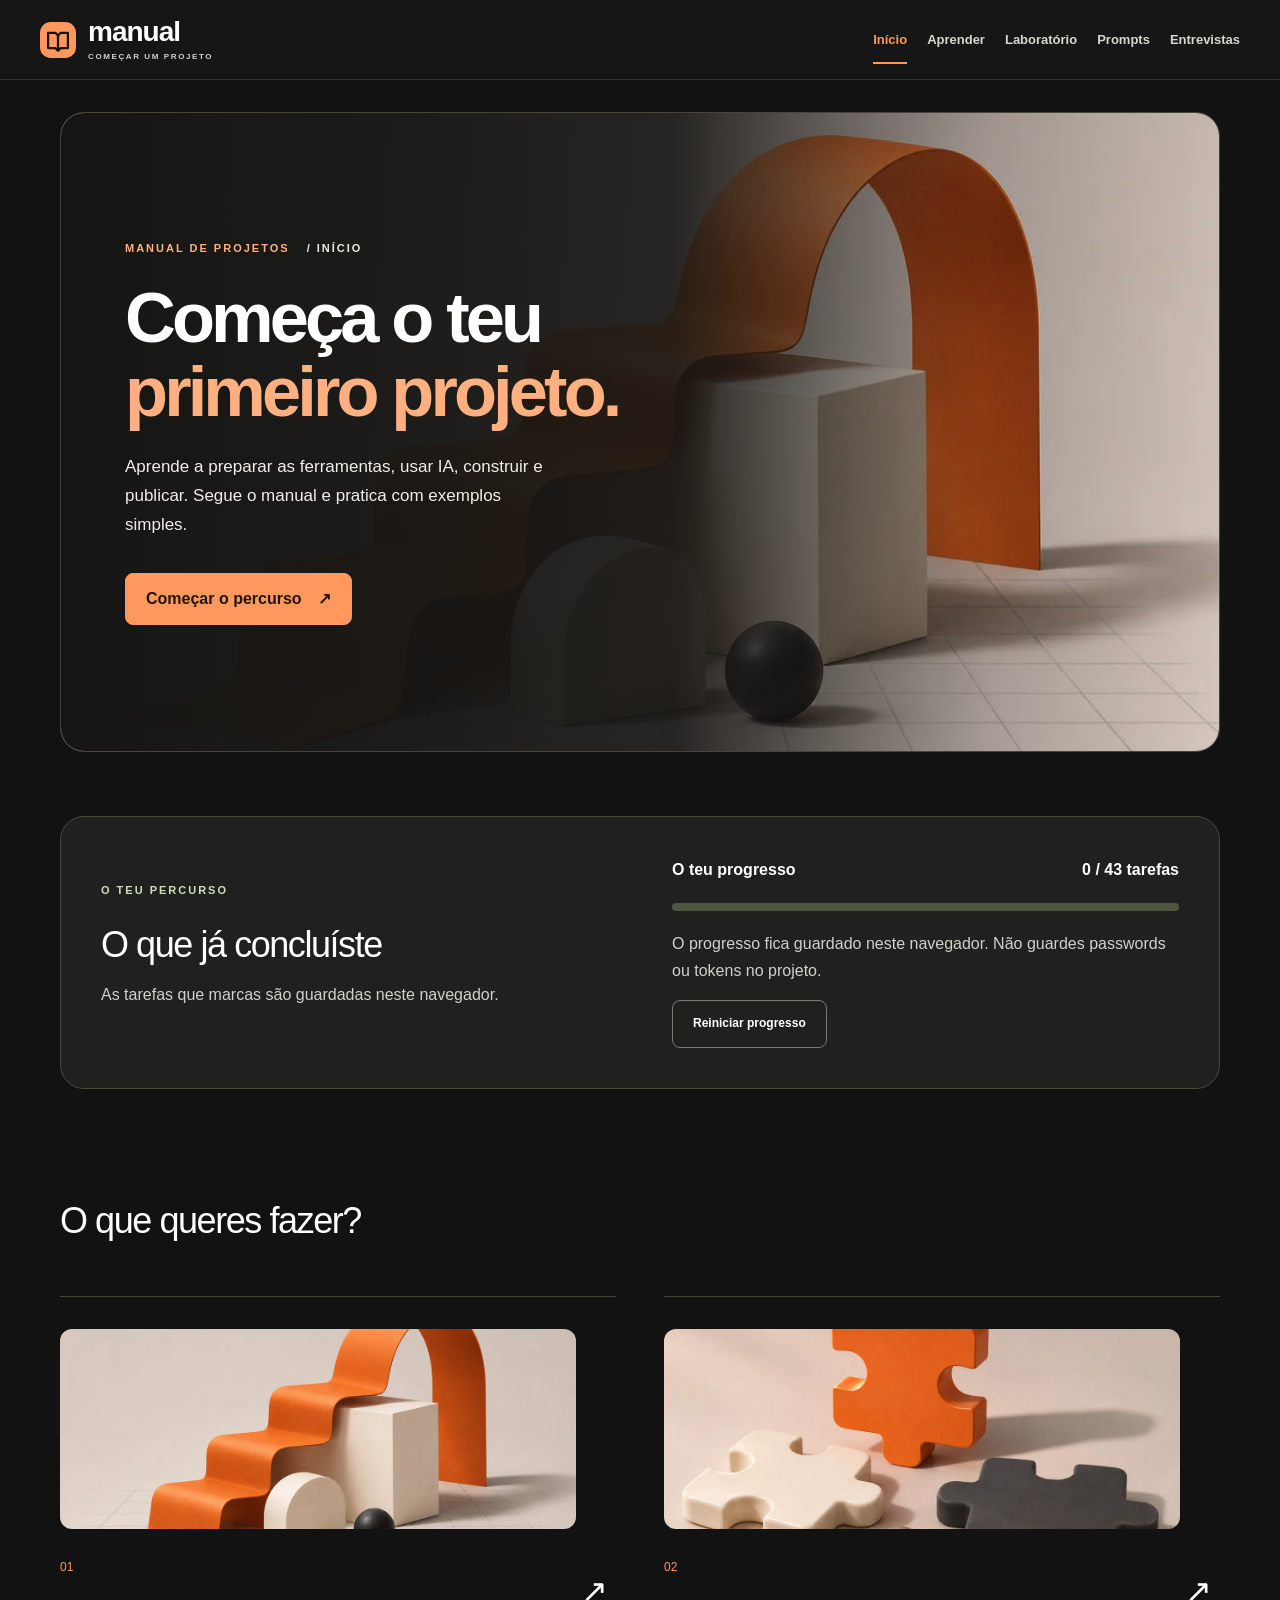
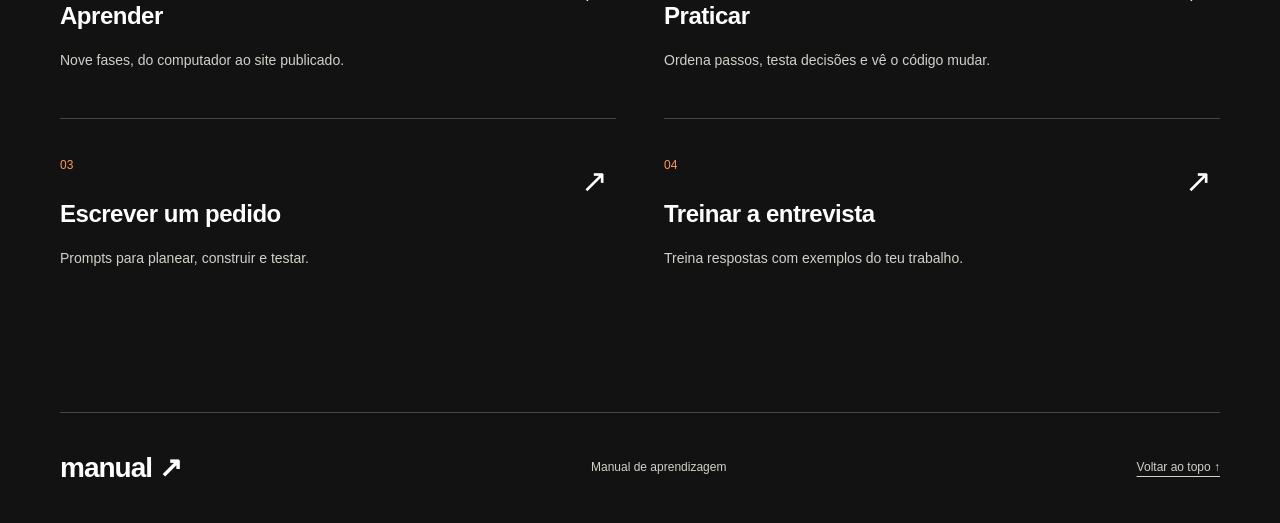
<file: index.html>
<!doctype html>

<html lang="pt-PT">
  <head>
    <meta charset="utf-8" />
    <meta content="width=device-width, initial-scale=1" name="viewport" />
    <meta content="#111210" name="theme-color" />
    <meta
      content="Manual de Projetos: aprende, constrói e apresenta o teu primeiro projeto com IA."
      name="description"
    />
    <title>Manual para começar o teu projeto · Manual de Projetos</title>
    <link href="favicon.svg" rel="icon" type="image/svg+xml" />
    <link href="base.css" rel="stylesheet" />
    <link href="studio.css" rel="stylesheet" />
    <script defer="True" src="js/progress.js"></script>
    <script defer="True" src="js/copy.js"></script>
    <script defer="True" src="studio.js"></script>
    <link href="premium.css" rel="stylesheet" />
    <link
      href="assets/favicon-32.png"
      rel="icon"
      sizes="32x32"
      type="image/png"
    />
    <link
      href="assets/icon-192.png"
      rel="icon"
      sizes="192x192"
      type="image/png"
    />
    <link href="assets/icon-192.png" rel="apple-touch-icon" />
    <link rel="stylesheet" href="scroll-motion.css" />
    <script src="js/scroll-motion.js" defer></script>
    <link rel="stylesheet" href="hero-cover.css" />
    <script src="js/hero-cover.js" defer></script>
  </head>
  <body data-page="index">
    <svg
      aria-hidden="true"
      style="position: absolute; width: 0; height: 0; overflow: hidden"
      xmlns="http://www.w3.org/2000/svg"
    >
      <symbol id="i-play" viewbox="0 0 24 24">
        <path d="m8 5 12 7-12 7V5Z"></path>
      </symbol>
      <symbol id="i-book" viewbox="0 0 24 24">
        <path
          d="M4 19.5A2.5 2.5 0 0 1 6.5 17H20M6.5 2H20v20H6.5A2.5 2.5 0 0 1 4 19.5v-15A2.5 2.5 0 0 1 6.5 2Z"
        ></path>
      </symbol>
      <symbol id="i-target" viewbox="0 0 24 24">
        <circle cx="12" cy="12" r="9"></circle>
        <circle cx="12" cy="12" r="5"></circle>
        <circle cx="12" cy="12" r="1"></circle>
      </symbol>
      <symbol id="i-check" viewbox="0 0 24 24">
        <path d="m5 12 4 4L19 6"></path>
      </symbol>
      <symbol id="i-code" viewbox="0 0 24 24">
        <path d="m8 8-4 4 4 4m8-8 4 4-4 4m-3-12-2 16"></path>
      </symbol>
      <symbol id="i-link" viewbox="0 0 24 24">
        <path
          d="M10 13a5 5 0 0 0 7 .3l3-3a5 5 0 0 0-7-7l-1.7 1.7M14 11a5 5 0 0 0-7-.3l-3 3a5 5 0 0 0 7 7l1.7-1.7"
        ></path>
      </symbol></svg
    ><a class="skip" href="#main">Saltar para o conteúdo</a>
    <header class="site-header">
      <a aria-label="Manual de Projetos, início" class="brand" href="index.html"
        ><svg aria-hidden="true" class="brand-mark" viewbox="0 0 40 40">
          <rect fill="currentColor" height="40" rx="12" width="40"></rect>
          <path
            d="M9 12h8l3 3 3-3h8v17h-8l-3 3-3-3H9zM20 15v17"
            fill="none"
            stroke="#151515"
            stroke-linejoin="round"
            stroke-width="2.5"
          ></path></svg
        ><span>manual<small>COMEÇAR UM PROJETO</small></span></a
      ><span aria-hidden="true" class="nav-location">Início</span
      ><button
        aria-controls="site-nav"
        aria-expanded="false"
        aria-label="Abrir navegação"
        class="menu-toggle"
      >
        <span class="menu-label">Menu</span
        ><svg aria-hidden="true" viewbox="0 0 24 24">
          <path d="M4 8h16M4 16h16"></path>
        </svg>
      </button>
      <nav aria-label="Navegação principal" id="site-nav">
        <a aria-current="page" class="nav-link" href="index.html">Início</a
        ><a class="nav-link" href="aprender.html">Aprender</a
        ><a class="nav-link" href="laboratorio.html">Laboratório</a
        ><a class="nav-link" href="prompts.html">Prompts</a
        ><a class="nav-link" href="entrevistas.html">Entrevistas</a>
      </nav>
    </header>
    <main id="main" tabindex="-1">
      <header class="page-hero home-hero">
        <div>
          <p class="eyebrow">Manual de Projetos <span>/ Início</span></p>
          <h1>Começa o teu<br /><span>primeiro projeto.</span></h1>
          <p class="lead">
            Aprende a preparar as ferramentas, usar IA, construir e publicar.
            Segue o manual e pratica com exemplos simples.
          </p>
          <a class="button primary" href="aprender.html#preparar" id="continue"
            >Começar o percurso <span aria-hidden="true">↗</span></a
          >
        </div>
        <figure class="hero-image">
          <img
            alt=""
            fetchpriority="high"
            height="1024"
            src="assets/learning.webp"
            width="1536"
          />
          <figcaption>01 / APRENDER E CONSTRUIR</figcaption>
        </figure>
      </header>
      <section class="dashboard-progress reveal">
        <div>
          <p class="eyebrow">O teu percurso</p>
          <h2>O que já concluíste</h2>
          <p>As tarefas que marcas são guardadas neste navegador.</p>
        </div>
        <section aria-label="Progresso" class="surface">
          <div class="flex">
            <strong>O teu progresso</strong
            ><strong aria-live="polite" id="counter">0 tarefas</strong>
          </div>
          <div
            aria-label="Progresso"
            aria-valuemax="100"
            aria-valuemin="0"
            aria-valuenow="0"
            class="progress"
            id="progress"
            role="progressbar"
          >
            <div id="fill"></div>
          </div>
          <p>
            O progresso fica guardado neste navegador. Não guardes passwords ou
            tokens no projeto.
          </p>
          <button class="button" id="reset">Reiniciar progresso</button>
        </section>
      </section>
      <section class="reveal">
        <div class="section-heading"><h2>O que queres fazer?</h2></div>
        <div class="destination-grid">
          <a class="destination" href="aprender.html"
            ><img
              alt=""
              class="destination-image"
              height="1024"
              loading="lazy"
              src="assets/learning.webp"
              width="1536"
            /><span class="destination-number">01</span>
            <h3>Aprender</h3>
            <p>Nove fases, do computador ao site publicado.</p>
            <span aria-hidden="true" class="destination-arrow">↗</span></a
          ><a class="destination" href="laboratorio.html"
            ><img
              alt=""
              class="destination-image"
              height="1024"
              loading="lazy"
              src="assets/lab.webp"
              width="1536"
            /><span class="destination-number">02</span>
            <h3>Praticar</h3>
            <p>Ordena passos, testa decisões e vê o código mudar.</p>
            <span aria-hidden="true" class="destination-arrow">↗</span></a
          ><a class="destination" href="prompts.html"
            ><span class="destination-number">03</span>
            <h3>Escrever um pedido</h3>
            <p>Prompts para planear, construir e testar.</p>
            <span aria-hidden="true" class="destination-arrow">↗</span></a
          ><a class="destination" href="entrevistas.html"
            ><span class="destination-number">04</span>
            <h3>Treinar a entrevista</h3>
            <p>Treina respostas com exemplos do teu trabalho.</p>
            <span aria-hidden="true" class="destination-arrow">↗</span></a
          >
        </div>
      </section>
      <div class="page-content"></div>
    </main>
    <footer class="site-footer">
      <a class="brand" href="index.html">manual ↗</a>
      <p>Manual de aprendizagem</p>
      <a href="#main">Voltar ao topo ↑</a>
    </footer>
    <div class="toast" id="toast" role="status"></div>
    <noscript
      ><p>
        Ativa JavaScript para usar os exercícios e guardar o progresso. Podes
        continuar a ler as aulas e navegar entre páginas.
      </p></noscript
    >
  </body>
</html>
</file>
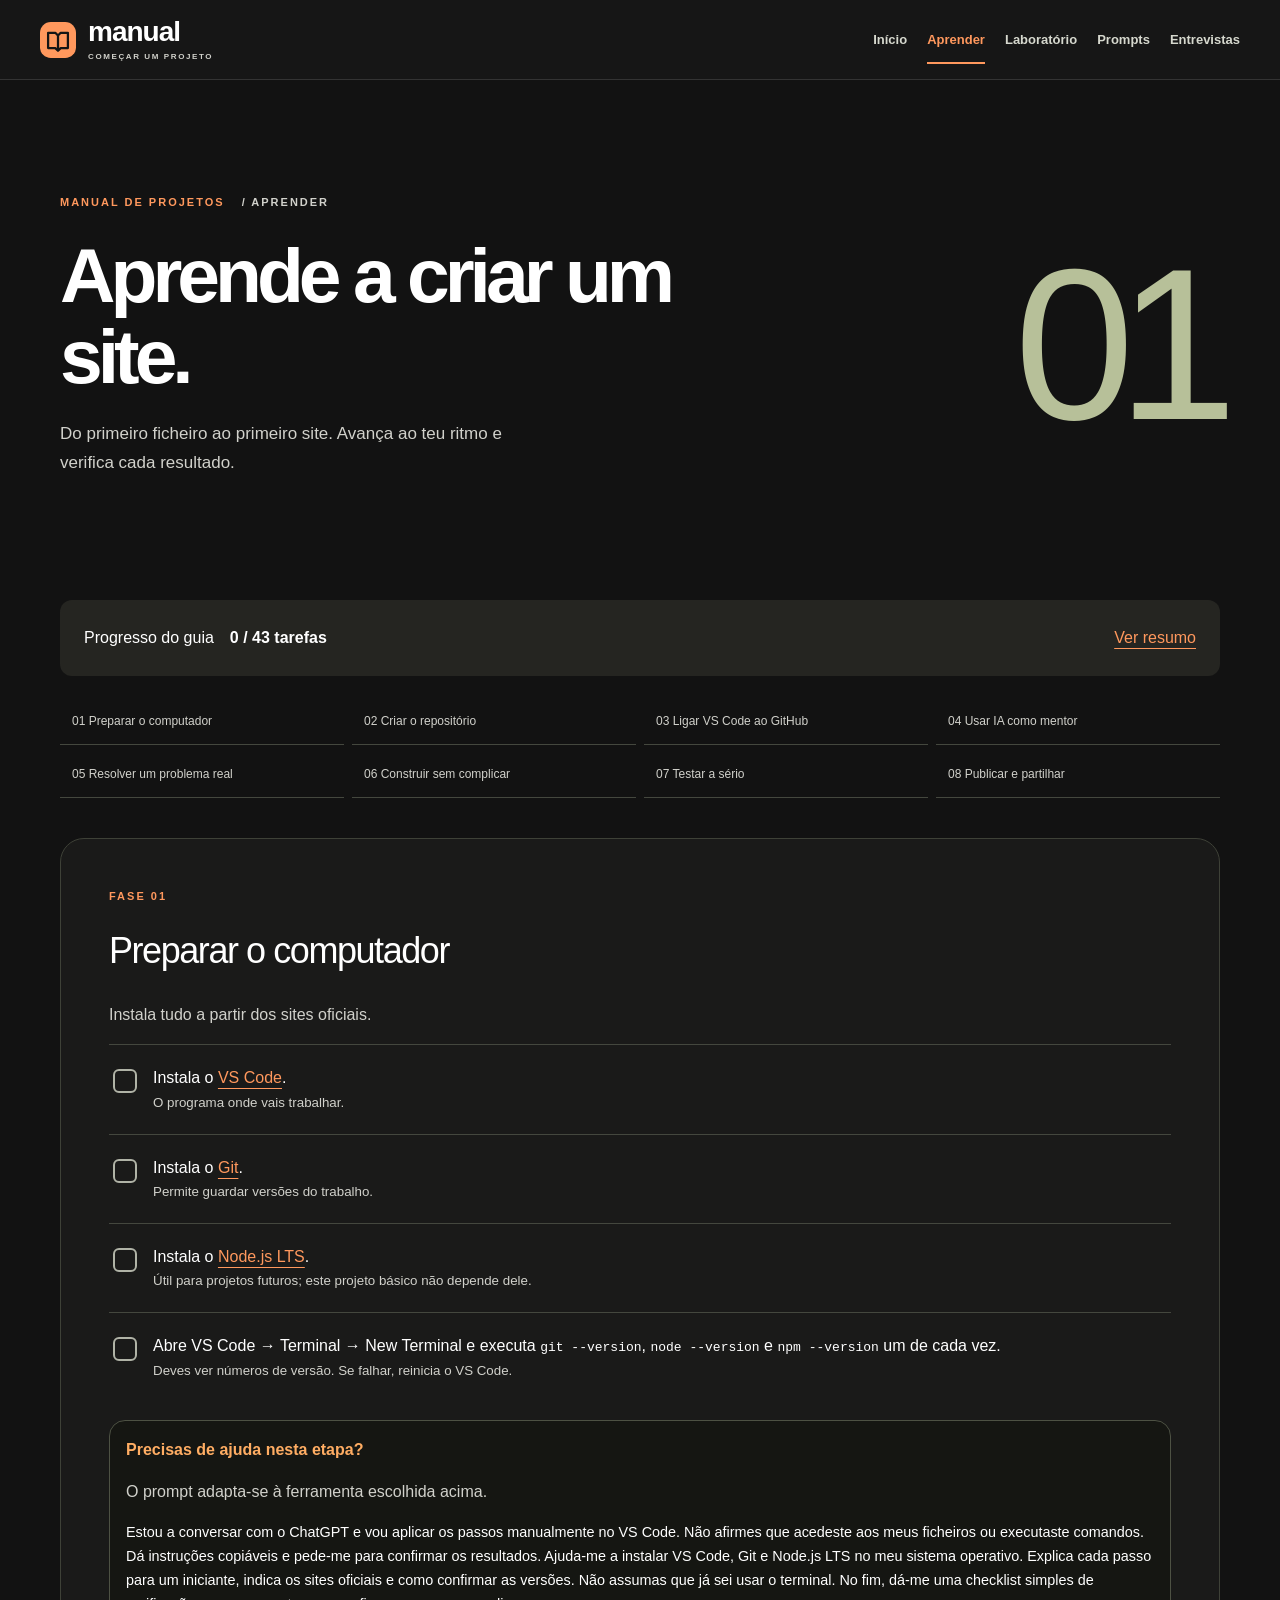
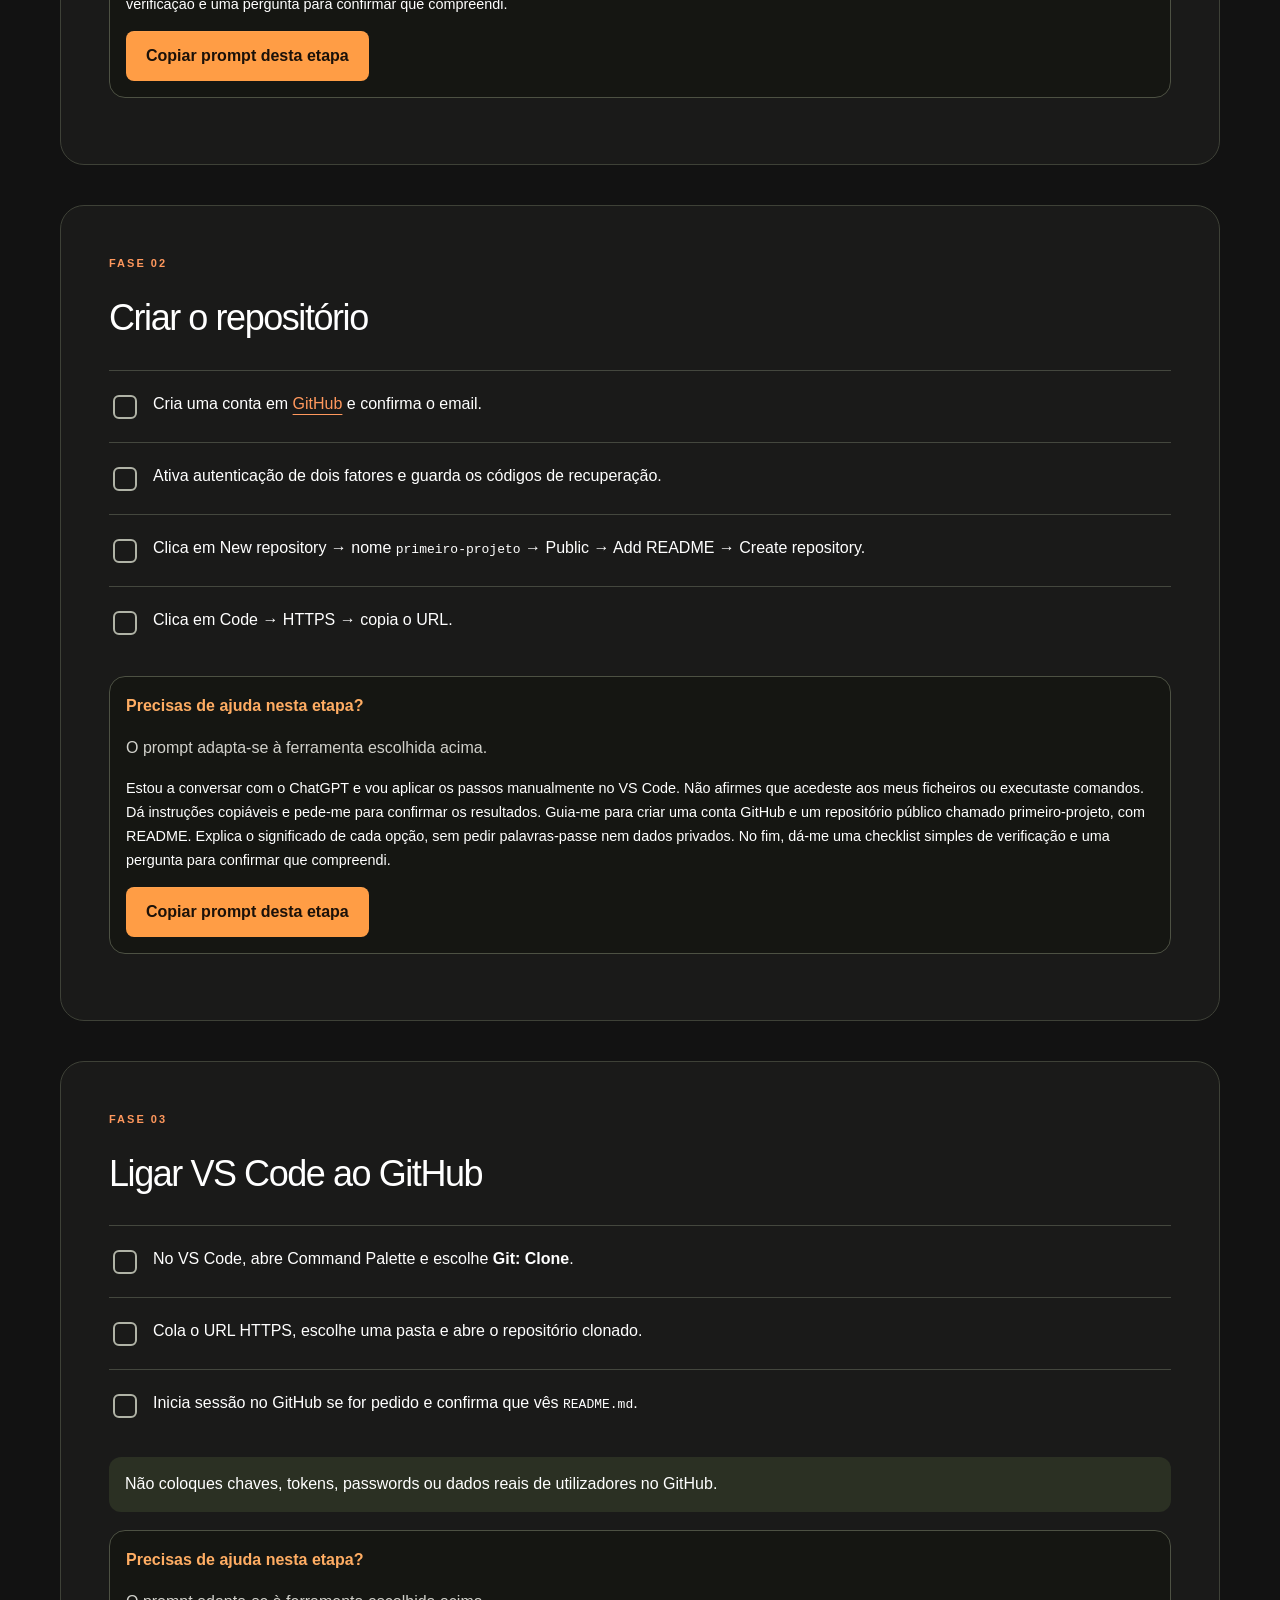
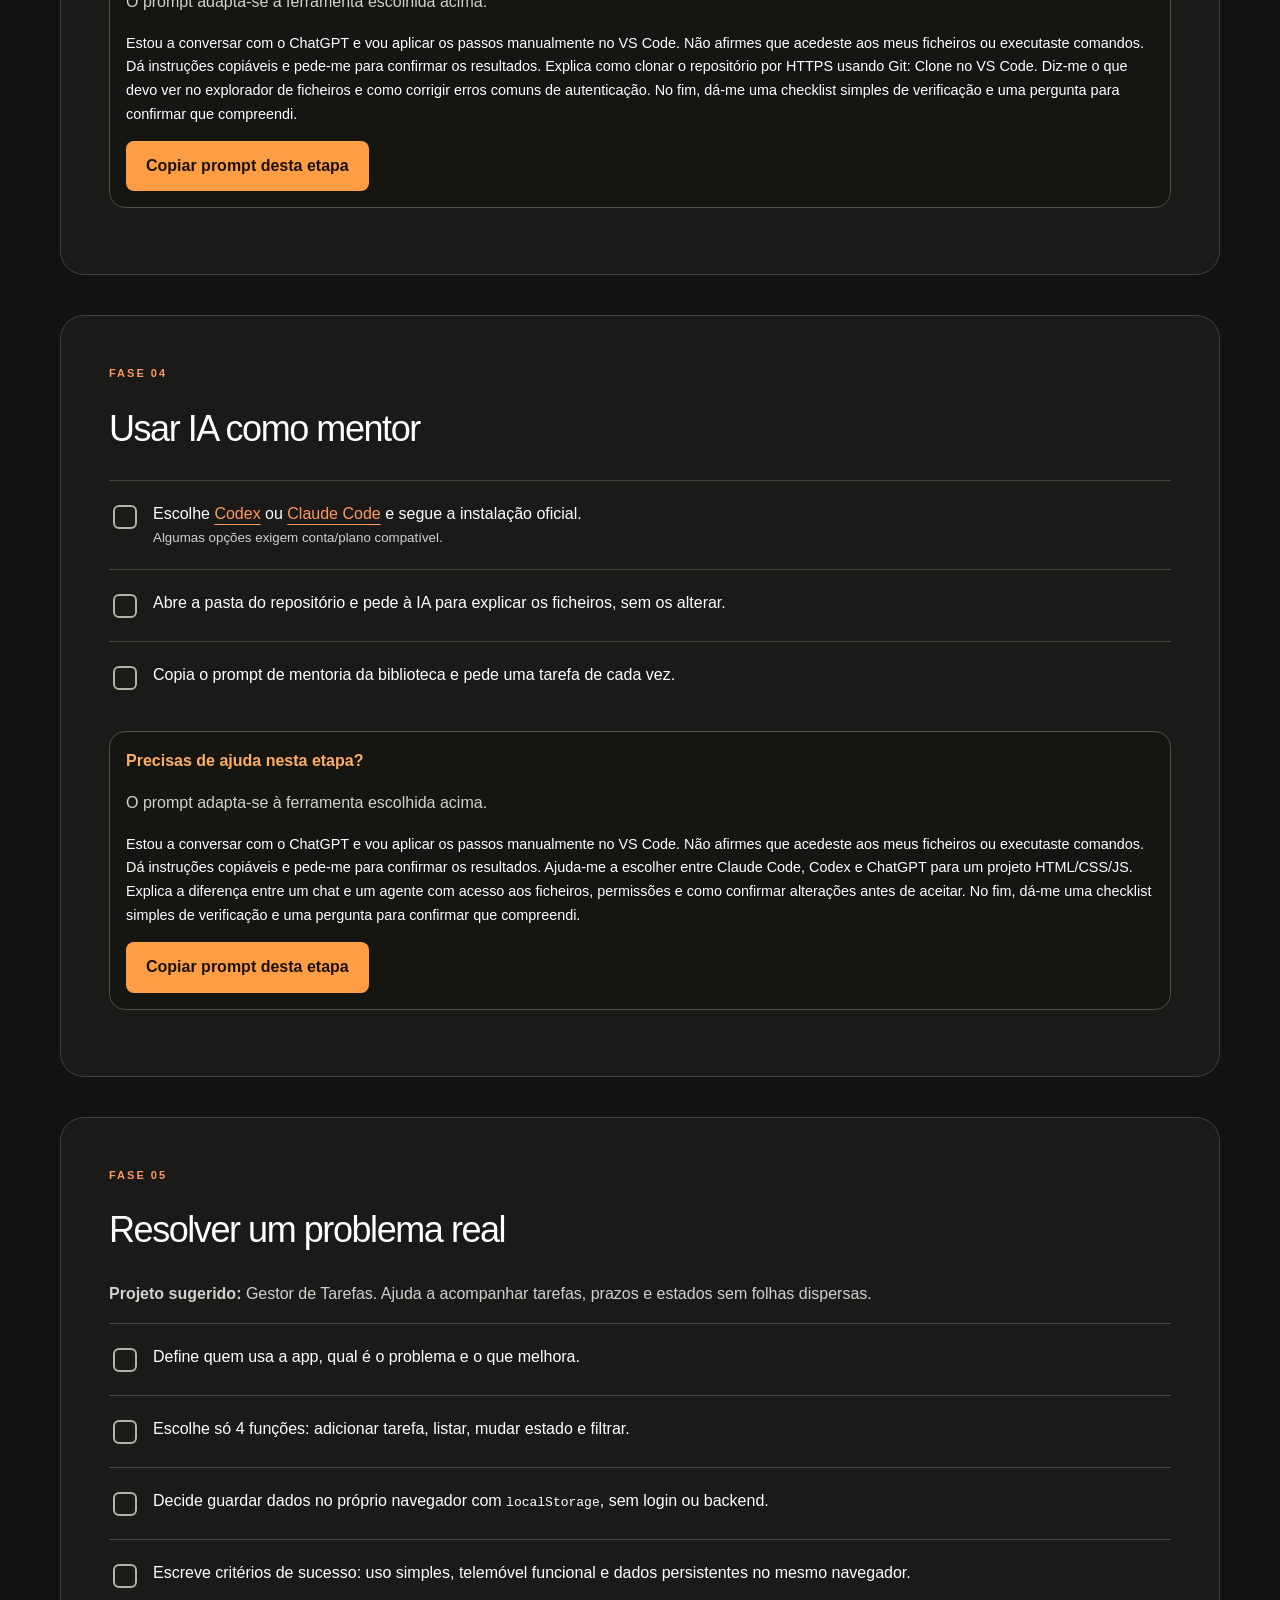
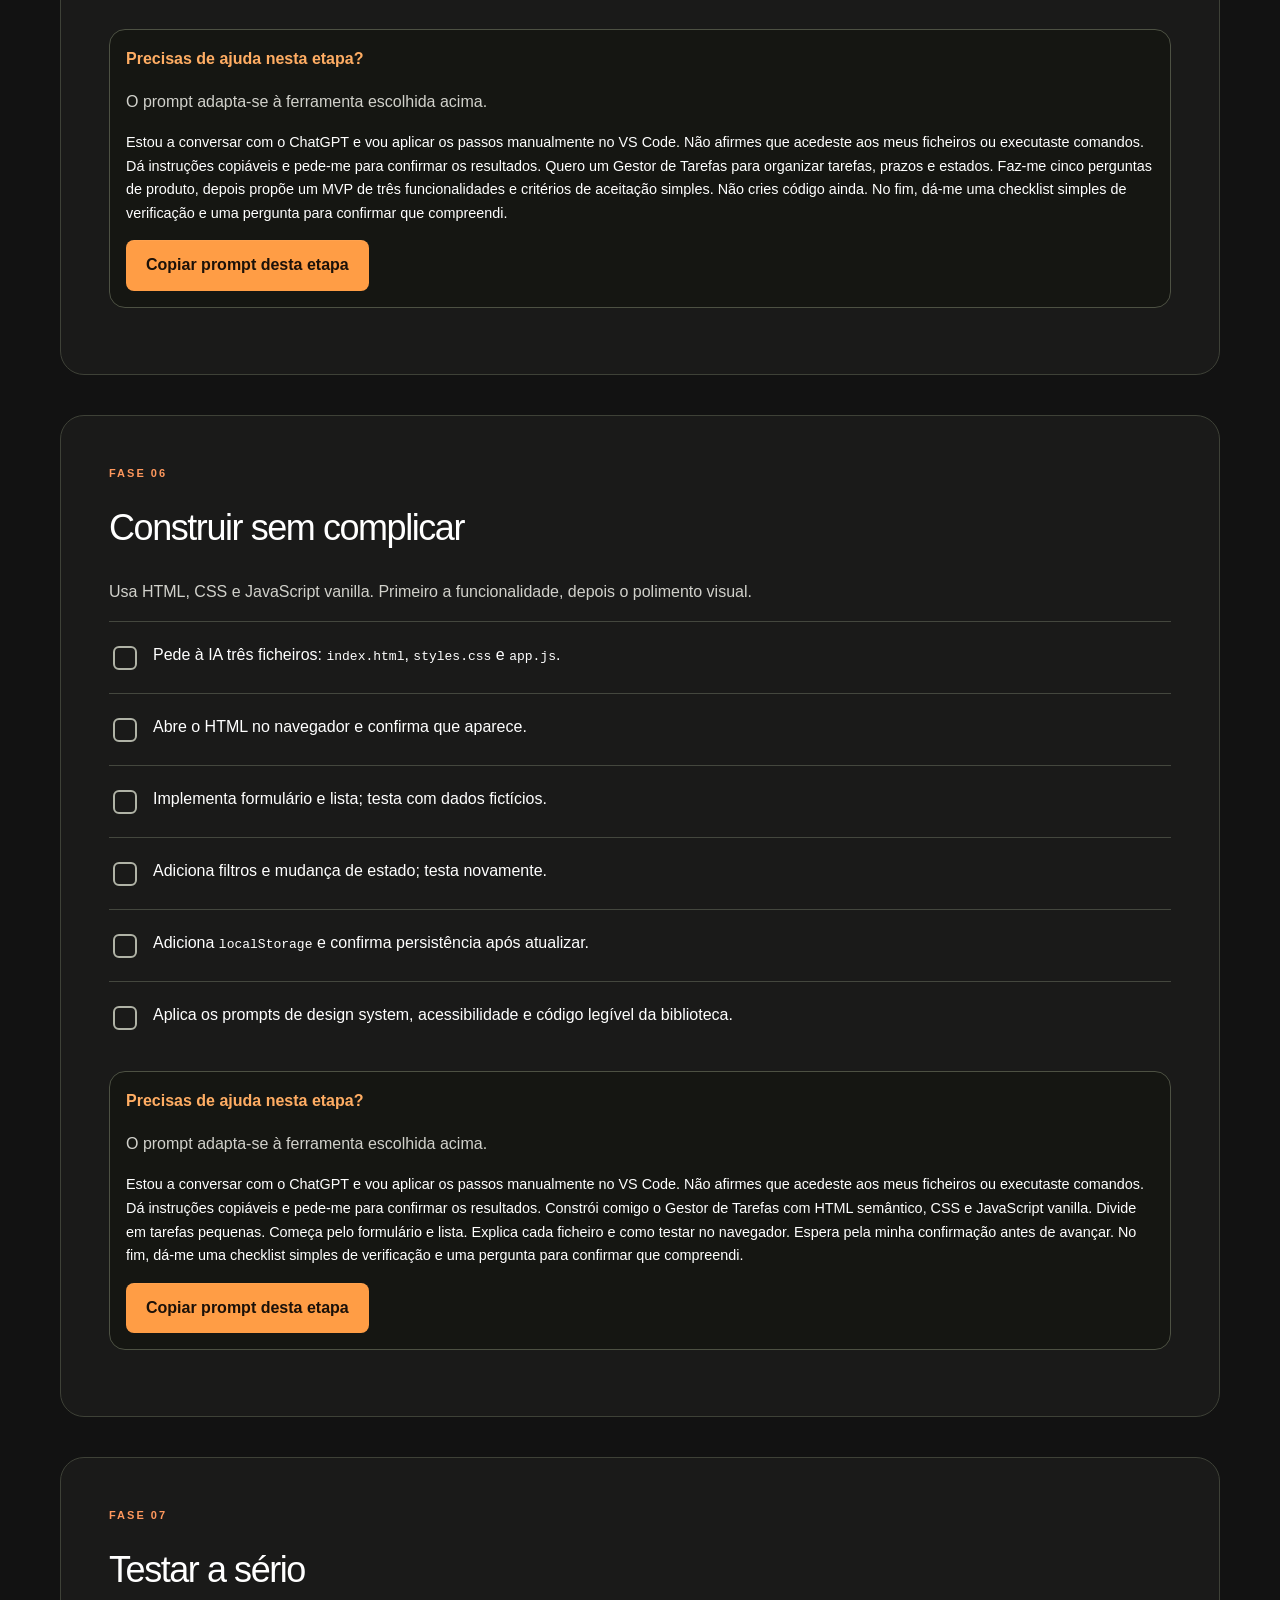
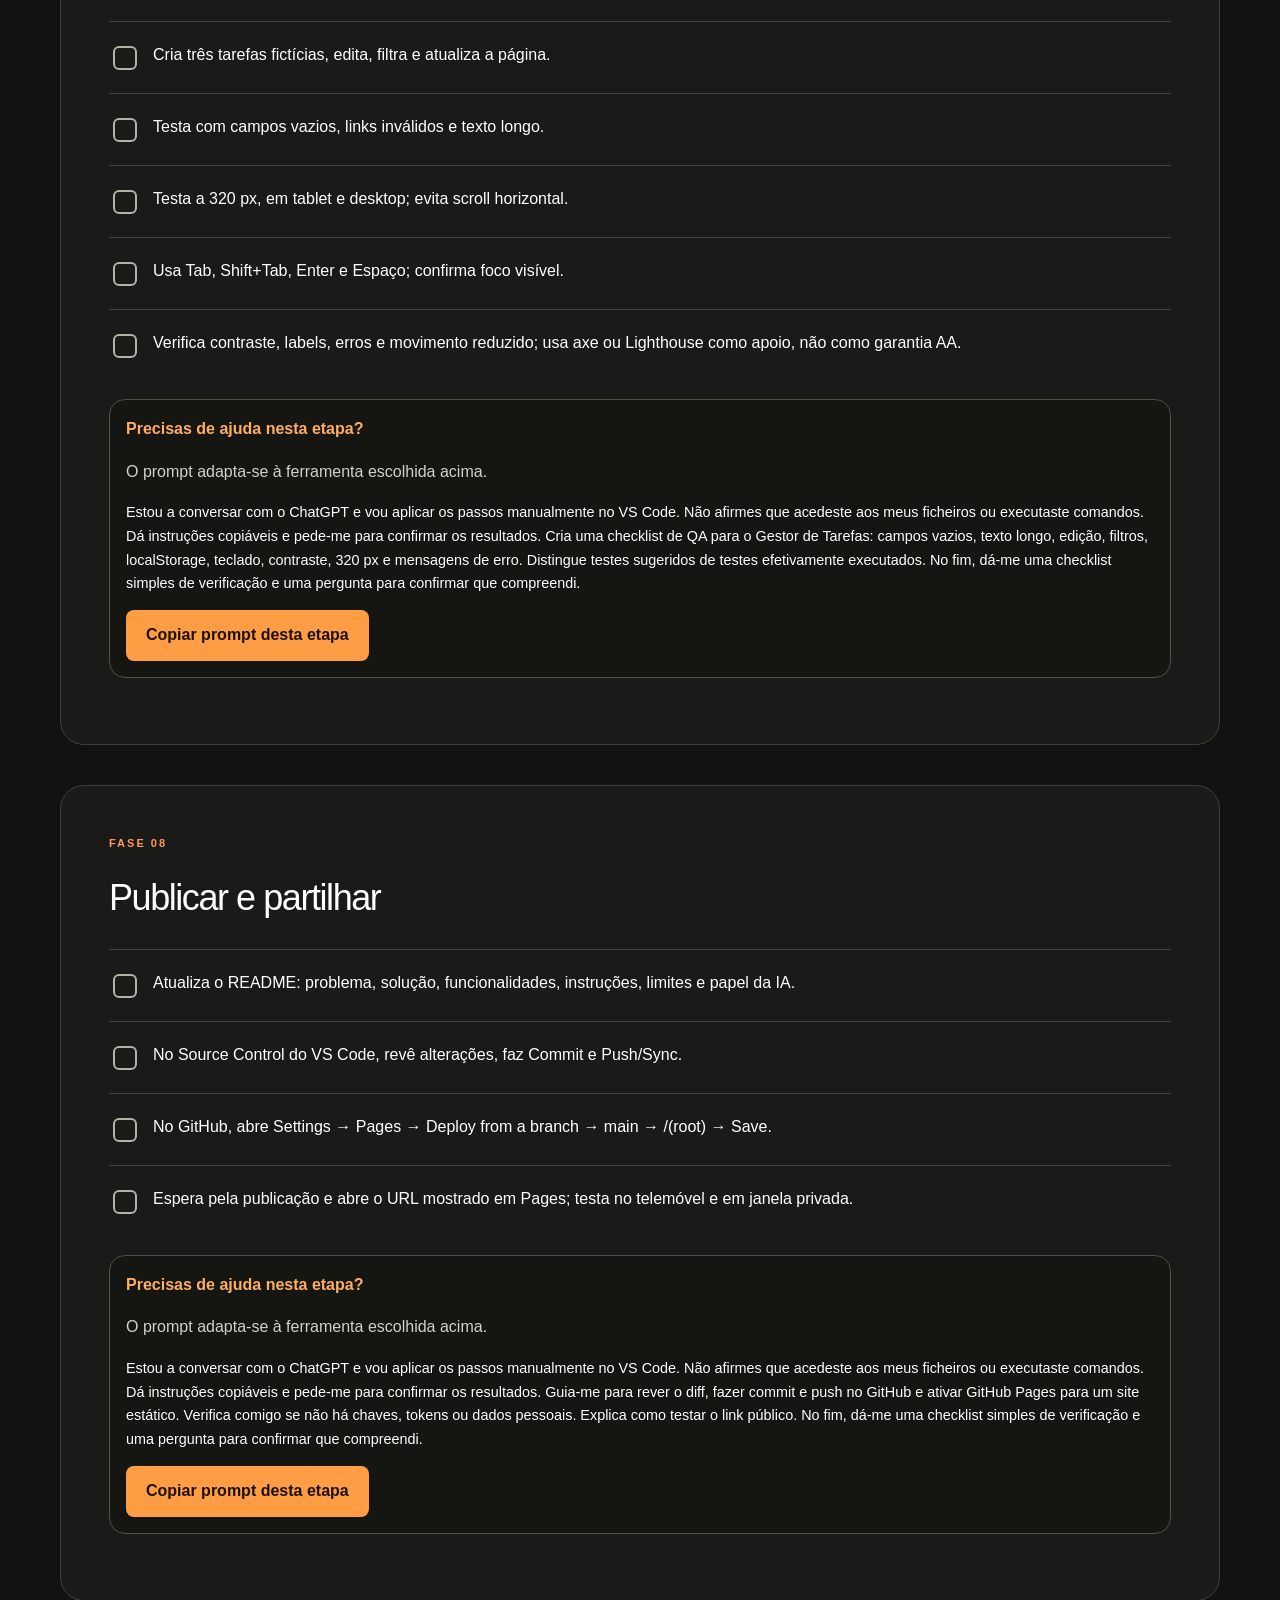
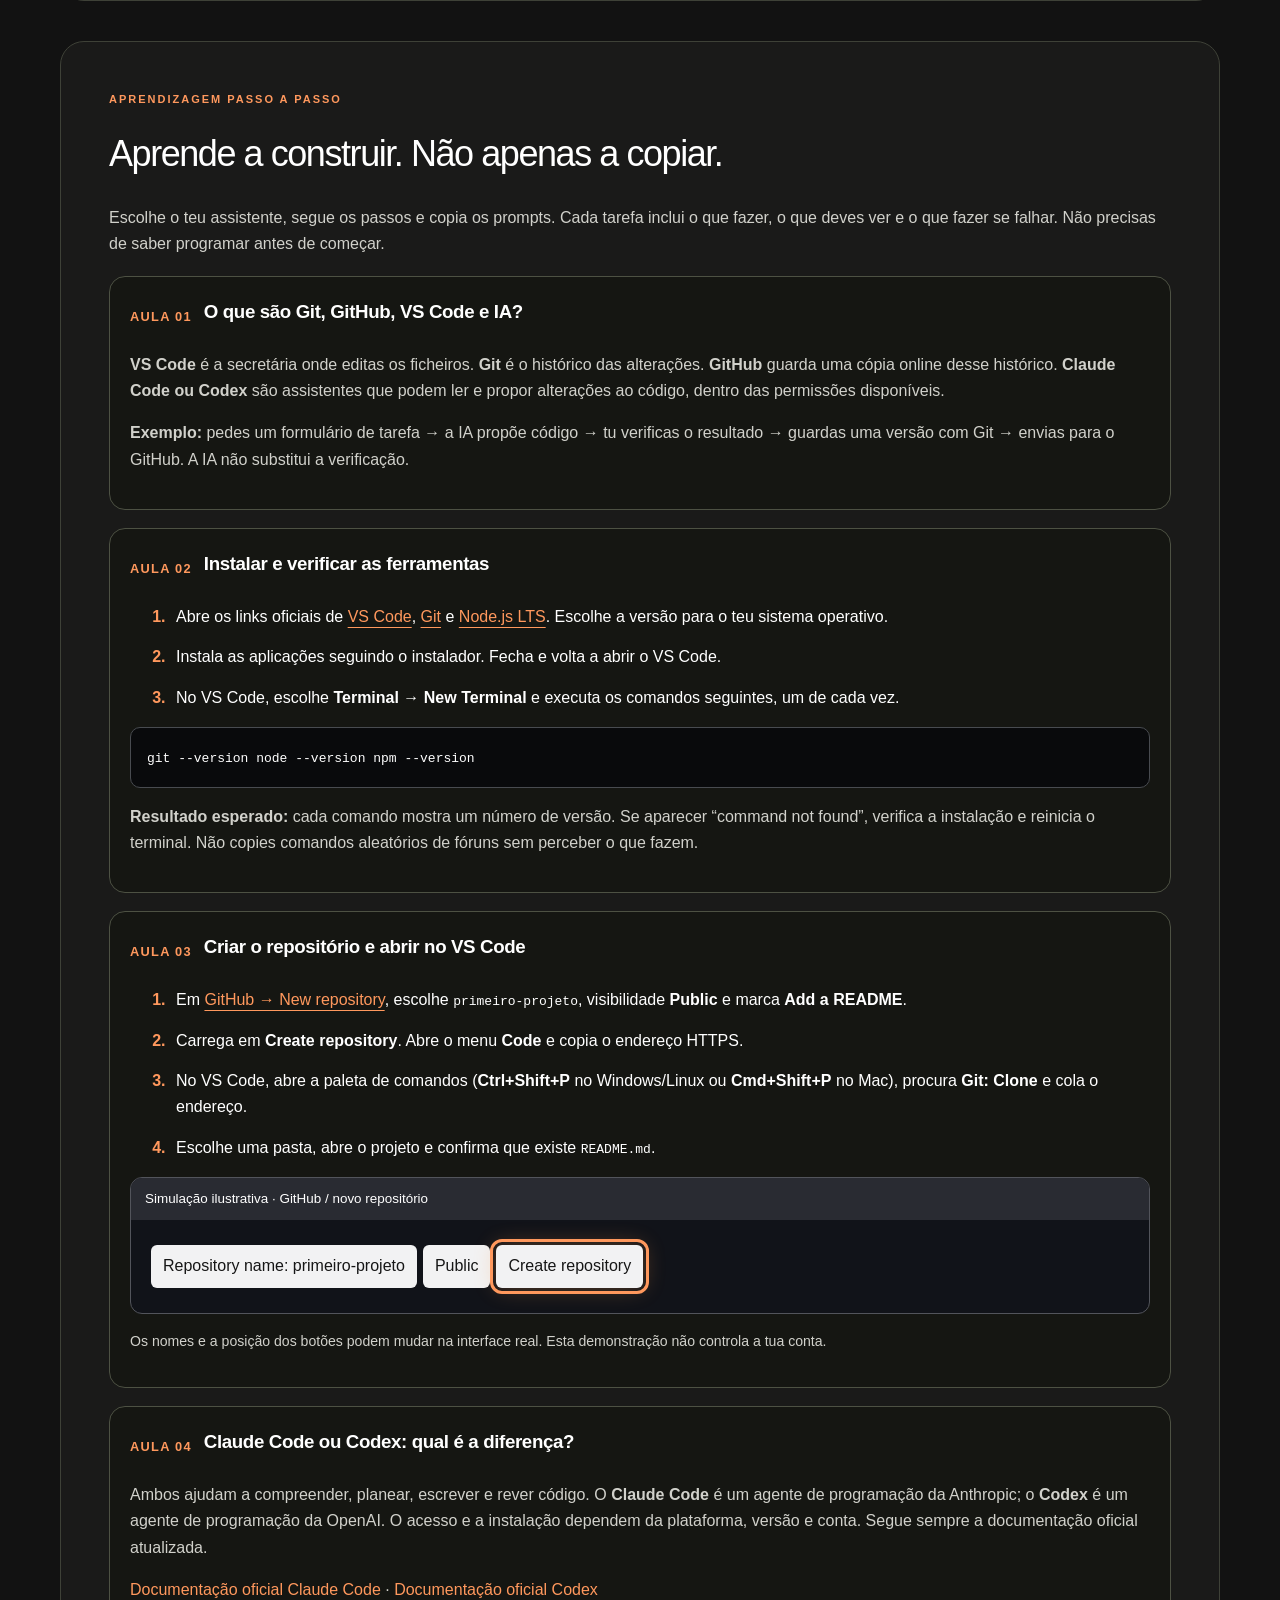
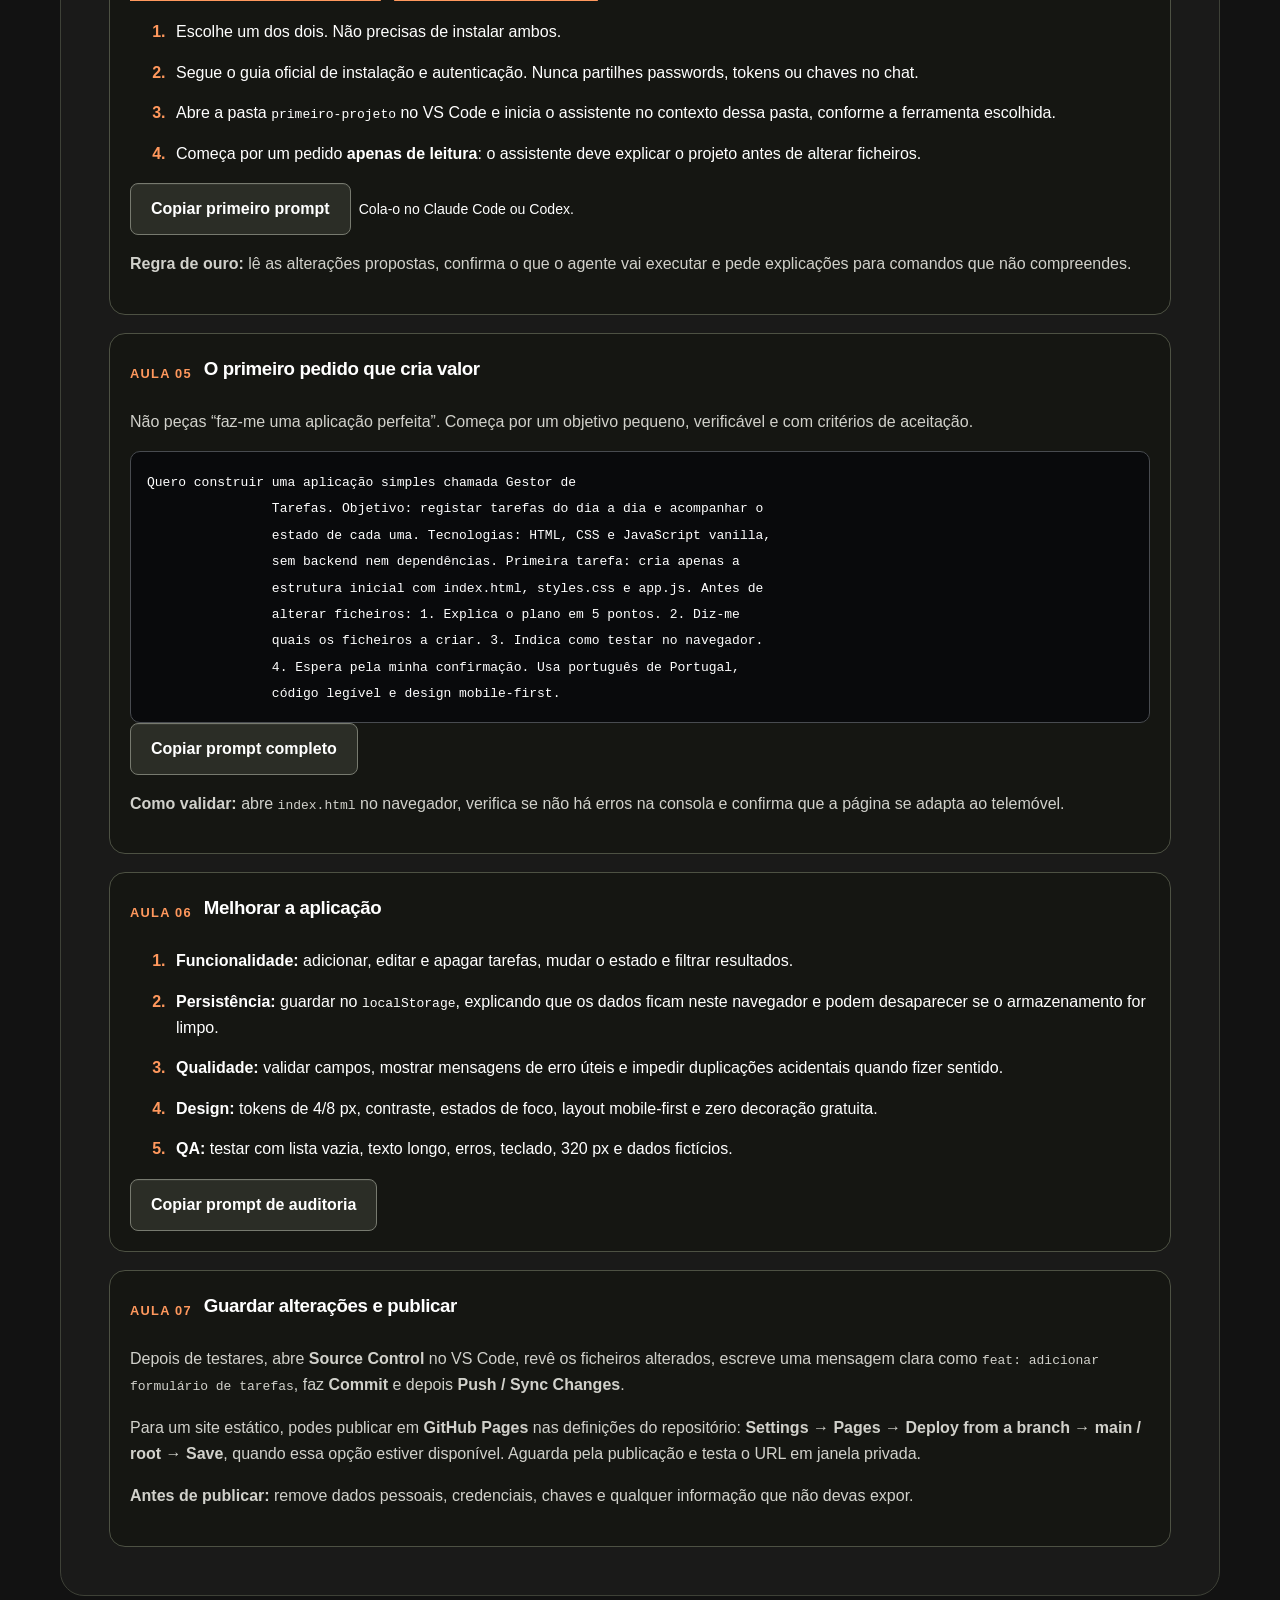
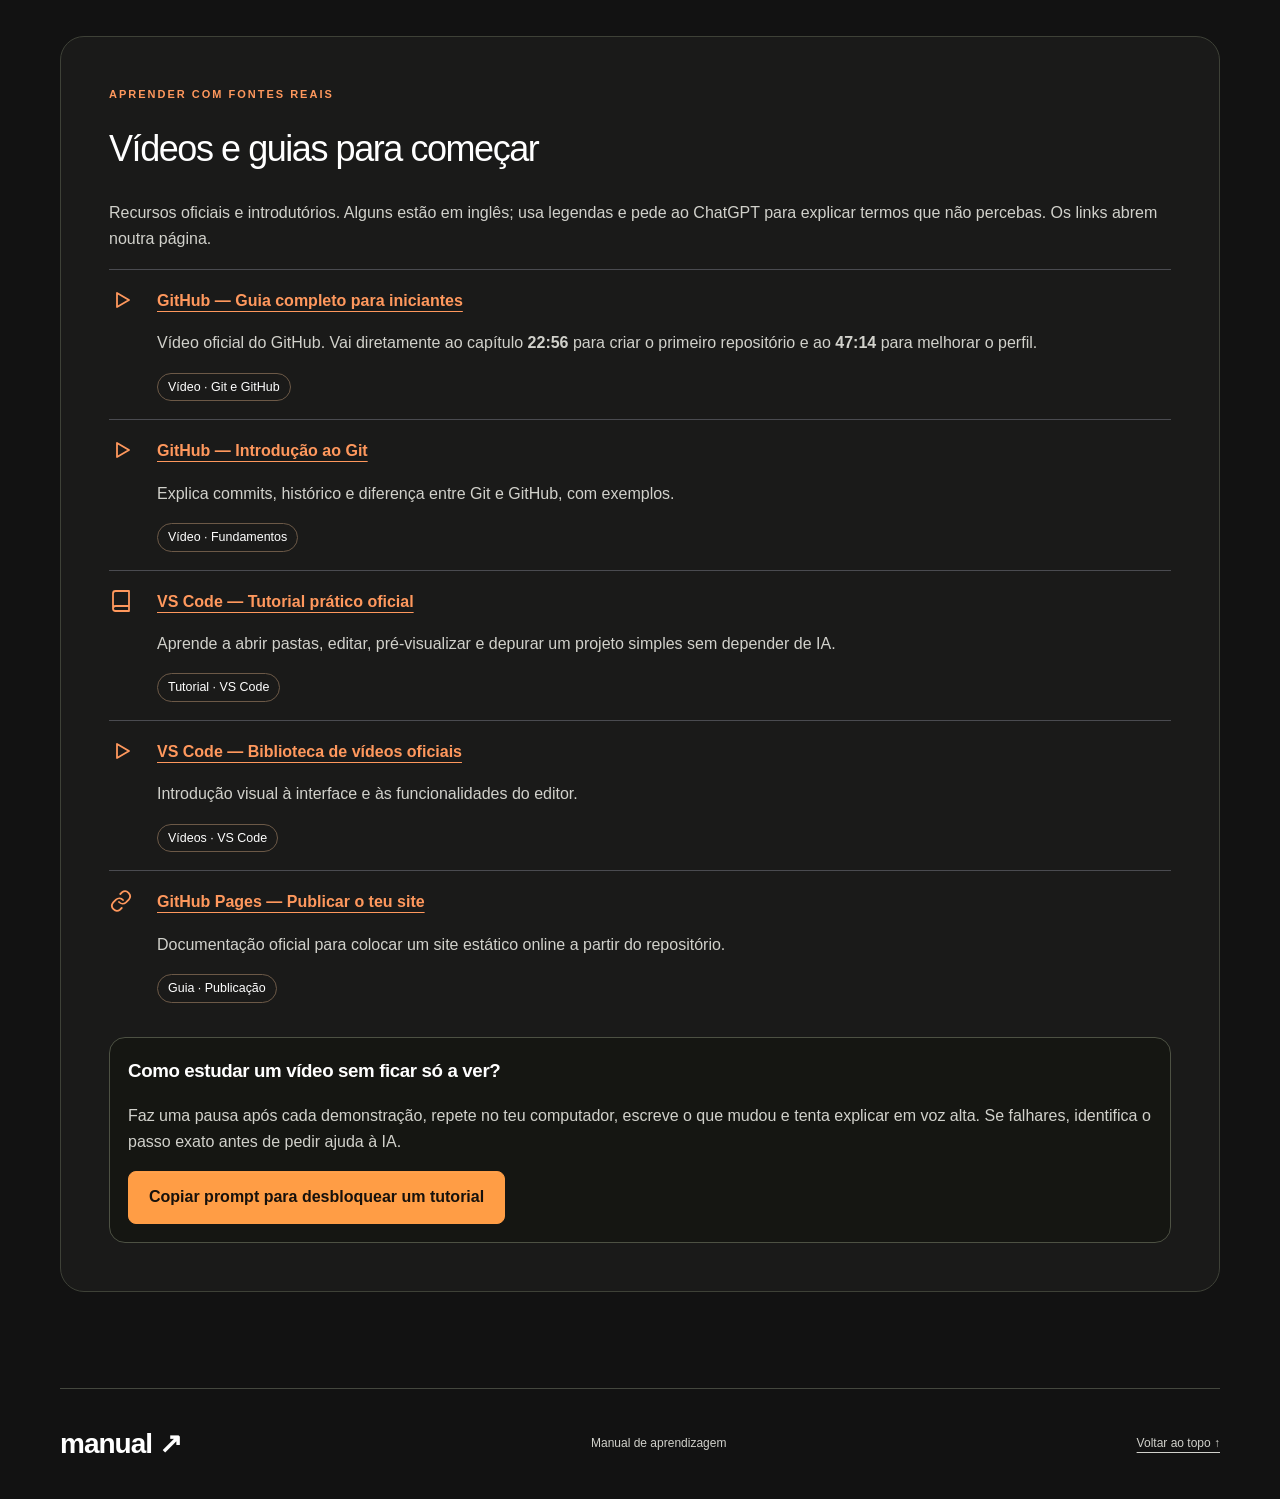
<file: aprender.html>
<!doctype html>

<html lang="pt-PT">
  <head>
    <meta charset="utf-8" />
    <meta content="width=device-width, initial-scale=1" name="viewport" />
    <meta content="#111210" name="theme-color" />
    <meta
      content="Manual de Projetos: aprende, constrói e apresenta o teu primeiro projeto com IA."
      name="description"
    />
    <title>Aprender · Manual de Projetos</title>
    <link href="favicon.svg" rel="icon" type="image/svg+xml" />
    <link href="base.css" rel="stylesheet" />
    <link href="studio.css" rel="stylesheet" />
    <script defer="True" src="js/progress.js"></script>
    <script defer="True" src="js/copy.js"></script>
    <script defer="True" src="js/assistant.js"></script>
    <script defer="True" src="studio.js"></script>
    <link href="premium.css" rel="stylesheet" />
    <link
      href="assets/favicon-32.png"
      rel="icon"
      sizes="32x32"
      type="image/png"
    />
    <link
      href="assets/icon-192.png"
      rel="icon"
      sizes="192x192"
      type="image/png"
    />
    <link href="assets/icon-192.png" rel="apple-touch-icon" />
    <link rel="stylesheet" href="scroll-motion.css" />
    <script src="js/scroll-motion.js" defer></script>
  </head>
  <body data-page="aprender">
    <svg
      aria-hidden="true"
      style="position: absolute; width: 0; height: 0; overflow: hidden"
      xmlns="http://www.w3.org/2000/svg"
    >
      <symbol id="i-play" viewbox="0 0 24 24">
        <path d="m8 5 12 7-12 7V5Z"></path>
      </symbol>
      <symbol id="i-book" viewbox="0 0 24 24">
        <path
          d="M4 19.5A2.5 2.5 0 0 1 6.5 17H20M6.5 2H20v20H6.5A2.5 2.5 0 0 1 4 19.5v-15A2.5 2.5 0 0 1 6.5 2Z"
        ></path>
      </symbol>
      <symbol id="i-target" viewbox="0 0 24 24">
        <circle cx="12" cy="12" r="9"></circle>
        <circle cx="12" cy="12" r="5"></circle>
        <circle cx="12" cy="12" r="1"></circle>
      </symbol>
      <symbol id="i-check" viewbox="0 0 24 24">
        <path d="m5 12 4 4L19 6"></path>
      </symbol>
      <symbol id="i-code" viewbox="0 0 24 24">
        <path d="m8 8-4 4 4 4m8-8 4 4-4 4m-3-12-2 16"></path>
      </symbol>
      <symbol id="i-link" viewbox="0 0 24 24">
        <path
          d="M10 13a5 5 0 0 0 7 .3l3-3a5 5 0 0 0-7-7l-1.7 1.7M14 11a5 5 0 0 0-7-.3l-3 3a5 5 0 0 0 7 7l1.7-1.7"
        ></path>
      </symbol></svg
    ><a class="skip" href="#main">Saltar para o conteúdo</a>
    <header class="site-header">
      <a aria-label="Manual de Projetos, início" class="brand" href="index.html"
        ><svg aria-hidden="true" class="brand-mark" viewbox="0 0 40 40">
          <rect fill="currentColor" height="40" rx="12" width="40"></rect>
          <path
            d="M9 12h8l3 3 3-3h8v17h-8l-3 3-3-3H9zM20 15v17"
            fill="none"
            stroke="#151515"
            stroke-linejoin="round"
            stroke-width="2.5"
          ></path></svg
        ><span>manual<small>COMEÇAR UM PROJETO</small></span></a
      ><span aria-hidden="true" class="nav-location">Aprender</span
      ><button
        aria-controls="site-nav"
        aria-expanded="false"
        aria-label="Abrir navegação"
        class="menu-toggle"
      >
        <span class="menu-label">Menu</span
        ><svg aria-hidden="true" viewbox="0 0 24 24">
          <path d="M4 8h16M4 16h16"></path>
        </svg>
      </button>
      <nav aria-label="Navegação principal" id="site-nav">
        <a class="nav-link" href="index.html">Início</a
        ><a aria-current="page" class="nav-link" href="aprender.html"
          >Aprender</a
        ><a class="nav-link" href="laboratorio.html">Laboratório</a
        ><a class="nav-link" href="prompts.html">Prompts</a
        ><a class="nav-link" href="entrevistas.html">Entrevistas</a>
      </nav>
    </header>
    <main id="main" tabindex="-1">
      <header class="page-hero">
        <div>
          <p class="eyebrow">Manual de Projetos <span>/ Aprender</span></p>
          <h1>Aprende a criar um site.</h1>
          <p class="lead">
            Do primeiro ficheiro ao primeiro site. Avança ao teu ritmo e
            verifica cada resultado.
          </p>
        </div>
        <div aria-hidden="true" class="page-number">01</div>
      </header>
      <div class="learning-status">
        <span>Progresso do guia</span
        ><strong aria-live="polite" id="counter"></strong
        ><a href="index.html">Ver resumo</a>
      </div>
      <nav aria-label="Fases de aprendizagem" class="chapter-nav">
        <a href="#preparar">01 Preparar o computador</a
        ><a href="#github">02 Criar o repositório</a
        ><a href="#vscode">03 Ligar VS Code ao GitHub</a
        ><a href="#ia">04 Usar IA como mentor</a
        ><a href="#produto">05 Resolver um problema real</a
        ><a href="#construir">06 Construir sem complicar</a
        ><a href="#testar">07 Testar a sério</a
        ><a href="#publicar">08 Publicar e partilhar</a>
      </nav>
      <div class="page-content">
        <section class="surface section" id="preparar">
          <div class="eyebrow">Fase 01</div>
          <h2>Preparar o computador</h2>
          <p>Instala tudo a partir dos sites oficiais.</p>
          <div data-tasks="">
            <label class="task"
              ><input data-task-index="0" type="checkbox" /><span
                >Instala o
                <a href="https://code.visualstudio.com/">VS Code</a>.<small
                  >O programa onde vais trabalhar.</small
                ></span
              ></label
            ><label class="task"
              ><input data-task-index="1" type="checkbox" /><span
                >Instala o
                <a href="https://git-scm.com/downloads">Git</a>.<small
                  >Permite guardar versões do trabalho.</small
                ></span
              ></label
            ><label class="task"
              ><input data-task-index="2" type="checkbox" /><span
                >Instala o <a href="https://nodejs.org/">Node.js LTS</a>.<small
                  >Útil para projetos futuros; este projeto básico não depende
                  dele.</small
                ></span
              ></label
            ><label class="task"
              ><input data-task-index="3" type="checkbox" /><span
                >Abre VS Code → Terminal → New Terminal e executa
                <code>git --version</code>, <code>node --version</code> e
                <code>npm --version</code> um de cada vez.<small
                  >Deves ver números de versão. Se falhar, reinicia o VS
                  Code.</small
                ></span
              ></label
            >
          </div>
          <div class="step-prompt" data-phase="preparar">
            <strong>Precisas de ajuda nesta etapa?</strong>
            <p>O prompt adapta-se à ferramenta escolhida acima.</p>
            <pre class="step-prompt-text"></pre>
            <button class="button step-copy" type="button">
              Copiar prompt desta etapa
            </button>
          </div>
        </section>
        <section class="surface section" id="github">
          <div class="eyebrow">Fase 02</div>
          <h2>Criar o repositório</h2>
          <div data-tasks="">
            <label class="task"
              ><input data-task-index="4" type="checkbox" /><span
                >Cria uma conta em <a href="https://github.com">GitHub</a> e
                confirma o email.</span
              ></label
            ><label class="task"
              ><input data-task-index="5" type="checkbox" /><span
                >Ativa autenticação de dois fatores e guarda os códigos de
                recuperação.</span
              ></label
            ><label class="task"
              ><input data-task-index="6" type="checkbox" /><span
                >Clica em New repository → nome <code>primeiro-projeto</code> →
                Public → Add README → Create repository.</span
              ></label
            ><label class="task"
              ><input data-task-index="7" type="checkbox" /><span
                >Clica em Code → HTTPS → copia o URL.</span
              ></label
            >
          </div>
          <div class="step-prompt" data-phase="github">
            <strong>Precisas de ajuda nesta etapa?</strong>
            <p>O prompt adapta-se à ferramenta escolhida acima.</p>
            <pre class="step-prompt-text"></pre>
            <button class="button step-copy" type="button">
              Copiar prompt desta etapa
            </button>
          </div>
        </section>
        <section class="surface section" id="vscode">
          <div class="eyebrow">Fase 03</div>
          <h2>Ligar VS Code ao GitHub</h2>
          <div data-tasks="">
            <label class="task"
              ><input data-task-index="8" type="checkbox" /><span
                >No VS Code, abre Command Palette e escolhe
                <strong>Git: Clone</strong>.</span
              ></label
            ><label class="task"
              ><input data-task-index="9" type="checkbox" /><span
                >Cola o URL HTTPS, escolhe uma pasta e abre o repositório
                clonado.</span
              ></label
            ><label class="task"
              ><input data-task-index="10" type="checkbox" /><span
                >Inicia sessão no GitHub se for pedido e confirma que vês
                <code>README.md</code>.</span
              ></label
            >
          </div>
          <p class="note">
            Não coloques chaves, tokens, passwords ou dados reais de
            utilizadores no GitHub.
          </p>
          <div class="step-prompt" data-phase="vscode">
            <strong>Precisas de ajuda nesta etapa?</strong>
            <p>O prompt adapta-se à ferramenta escolhida acima.</p>
            <pre class="step-prompt-text"></pre>
            <button class="button step-copy" type="button">
              Copiar prompt desta etapa
            </button>
          </div>
        </section>
        <section class="surface section" id="ia">
          <div class="eyebrow">Fase 04</div>
          <h2>Usar IA como mentor</h2>
          <div data-tasks="">
            <label class="task"
              ><input data-task-index="11" type="checkbox" /><span
                >Escolhe
                <a href="https://developers.openai.com/codex/">Codex</a> ou
                <a href="https://code.claude.com/docs/">Claude Code</a> e segue
                a instalação oficial.<small
                  >Algumas opções exigem conta/plano compatível.</small
                ></span
              ></label
            ><label class="task"
              ><input data-task-index="12" type="checkbox" /><span
                >Abre a pasta do repositório e pede à IA para explicar os
                ficheiros, sem os alterar.</span
              ></label
            ><label class="task"
              ><input data-task-index="13" type="checkbox" /><span
                >Copia o prompt de mentoria da biblioteca e pede uma tarefa de
                cada vez.</span
              ></label
            >
          </div>
          <div class="step-prompt" data-phase="ia">
            <strong>Precisas de ajuda nesta etapa?</strong>
            <p>O prompt adapta-se à ferramenta escolhida acima.</p>
            <pre class="step-prompt-text"></pre>
            <button class="button step-copy" type="button">
              Copiar prompt desta etapa
            </button>
          </div>
        </section>
        <section class="surface section" id="produto">
          <div class="eyebrow">Fase 05</div>
          <h2>Resolver um problema real</h2>
          <p>
            <strong>Projeto sugerido:</strong> Gestor de Tarefas. Ajuda a
            acompanhar tarefas, prazos e estados sem folhas dispersas.
          </p>
          <div data-tasks="">
            <label class="task"
              ><input data-task-index="14" type="checkbox" /><span
                >Define quem usa a app, qual é o problema e o que melhora.</span
              ></label
            ><label class="task"
              ><input data-task-index="15" type="checkbox" /><span
                >Escolhe só 4 funções: adicionar tarefa, listar, mudar estado e
                filtrar.</span
              ></label
            ><label class="task"
              ><input data-task-index="16" type="checkbox" /><span
                >Decide guardar dados no próprio navegador com
                <code>localStorage</code>, sem login ou backend.</span
              ></label
            ><label class="task"
              ><input data-task-index="17" type="checkbox" /><span
                >Escreve critérios de sucesso: uso simples, telemóvel funcional
                e dados persistentes no mesmo navegador.</span
              ></label
            >
          </div>
          <div class="step-prompt" data-phase="produto">
            <strong>Precisas de ajuda nesta etapa?</strong>
            <p>O prompt adapta-se à ferramenta escolhida acima.</p>
            <pre class="step-prompt-text"></pre>
            <button class="button step-copy" type="button">
              Copiar prompt desta etapa
            </button>
          </div>
        </section>
        <section class="surface section" id="construir">
          <div class="eyebrow">Fase 06</div>
          <h2>Construir sem complicar</h2>
          <p>
            Usa HTML, CSS e JavaScript vanilla. Primeiro a funcionalidade,
            depois o polimento visual.
          </p>
          <div data-tasks="">
            <label class="task"
              ><input data-task-index="18" type="checkbox" /><span
                >Pede à IA três ficheiros: <code>index.html</code>,
                <code>styles.css</code> e <code>app.js</code>.</span
              ></label
            ><label class="task"
              ><input data-task-index="19" type="checkbox" /><span
                >Abre o HTML no navegador e confirma que aparece.</span
              ></label
            ><label class="task"
              ><input data-task-index="20" type="checkbox" /><span
                >Implementa formulário e lista; testa com dados fictícios.</span
              ></label
            ><label class="task"
              ><input data-task-index="21" type="checkbox" /><span
                >Adiciona filtros e mudança de estado; testa novamente.</span
              ></label
            ><label class="task"
              ><input data-task-index="22" type="checkbox" /><span
                >Adiciona <code>localStorage</code> e confirma persistência após
                atualizar.</span
              ></label
            ><label class="task"
              ><input data-task-index="23" type="checkbox" /><span
                >Aplica os prompts de design system, acessibilidade e código
                legível da biblioteca.</span
              ></label
            >
          </div>
          <div class="step-prompt" data-phase="construir">
            <strong>Precisas de ajuda nesta etapa?</strong>
            <p>O prompt adapta-se à ferramenta escolhida acima.</p>
            <pre class="step-prompt-text"></pre>
            <button class="button step-copy" type="button">
              Copiar prompt desta etapa
            </button>
          </div>
        </section>
        <section class="surface section" id="testar">
          <div class="eyebrow">Fase 07</div>
          <h2>Testar a sério</h2>
          <div data-tasks="">
            <label class="task"
              ><input data-task-index="24" type="checkbox" /><span
                >Cria três tarefas fictícias, edita, filtra e atualiza a
                página.</span
              ></label
            ><label class="task"
              ><input data-task-index="25" type="checkbox" /><span
                >Testa com campos vazios, links inválidos e texto longo.</span
              ></label
            ><label class="task"
              ><input data-task-index="26" type="checkbox" /><span
                >Testa a 320 px, em tablet e desktop; evita scroll
                horizontal.</span
              ></label
            ><label class="task"
              ><input data-task-index="27" type="checkbox" /><span
                >Usa Tab, Shift+Tab, Enter e Espaço; confirma foco
                visível.</span
              ></label
            ><label class="task"
              ><input data-task-index="28" type="checkbox" /><span
                >Verifica contraste, labels, erros e movimento reduzido; usa axe
                ou Lighthouse como apoio, não como garantia AA.</span
              ></label
            >
          </div>
          <div class="step-prompt" data-phase="testar">
            <strong>Precisas de ajuda nesta etapa?</strong>
            <p>O prompt adapta-se à ferramenta escolhida acima.</p>
            <pre class="step-prompt-text"></pre>
            <button class="button step-copy" type="button">
              Copiar prompt desta etapa
            </button>
          </div>
        </section>
        <section class="surface section" id="publicar">
          <div class="eyebrow">Fase 08</div>
          <h2>Publicar e partilhar</h2>
          <div data-tasks="">
            <label class="task"
              ><input data-task-index="29" type="checkbox" /><span
                >Atualiza o README: problema, solução, funcionalidades,
                instruções, limites e papel da IA.</span
              ></label
            ><label class="task"
              ><input data-task-index="30" type="checkbox" /><span
                >No Source Control do VS Code, revê alterações, faz Commit e
                Push/Sync.</span
              ></label
            ><label class="task"
              ><input data-task-index="31" type="checkbox" /><span
                >No GitHub, abre Settings → Pages → Deploy from a branch → main
                → /(root) → Save.</span
              ></label
            ><label class="task"
              ><input data-task-index="32" type="checkbox" /><span
                >Espera pela publicação e abre o URL mostrado em Pages; testa no
                telemóvel e em janela privada.</span
              ></label
            >
          </div>
          <div class="step-prompt" data-phase="publicar">
            <strong>Precisas de ajuda nesta etapa?</strong>
            <p>O prompt adapta-se à ferramenta escolhida acima.</p>
            <pre class="step-prompt-text"></pre>
            <button class="button step-copy" type="button">
              Copiar prompt desta etapa
            </button>
          </div>
        </section>
        <section class="surface section" id="academia">
          <div class="eyebrow">Aprendizagem passo a passo</div>
          <h2>Aprende a construir. Não apenas a copiar.</h2>
          <p>
            Escolhe o teu assistente, segue os passos e copia os prompts. Cada
            tarefa inclui o que fazer, o que deves ver e o que fazer se falhar.
            Não precisas de saber programar antes de começar.
          </p>
          <div class="lesson-panel">
            <div class="lesson-header">
              <span class="lesson-number">AULA 01</span>
              <h3>O que são Git, GitHub, VS Code e IA?</h3>
            </div>
            <p>
              <strong>VS Code</strong> é a secretária onde editas os ficheiros.
              <strong>Git</strong> é o histórico das alterações.
              <strong>GitHub</strong> guarda uma cópia online desse histórico.
              <strong>Claude Code ou Codex</strong> são assistentes que podem
              ler e propor alterações ao código, dentro das permissões
              disponíveis.
            </p>
            <p>
              <strong>Exemplo:</strong> pedes um formulário de tarefa → a IA
              propõe código → tu verificas o resultado → guardas uma versão com
              Git → envias para o GitHub. A IA não substitui a verificação.
            </p>
          </div>
          <div class="lesson-panel">
            <div class="lesson-header">
              <span class="lesson-number">AULA 02</span>
              <h3>Instalar e verificar as ferramentas</h3>
            </div>
            <ol class="lesson-steps">
              <li>
                Abre os links oficiais de
                <a href="https://code.visualstudio.com/">VS Code</a>,
                <a href="https://git-scm.com/downloads">Git</a> e
                <a href="https://nodejs.org/en/download">Node.js LTS</a>.
                Escolhe a versão para o teu sistema operativo.
              </li>
              <li>
                Instala as aplicações seguindo o instalador. Fecha e volta a
                abrir o VS Code.
              </li>
              <li>
                No VS Code, escolhe <strong>Terminal → New Terminal</strong> e
                executa os comandos seguintes, um de cada vez.
              </li>
            </ol>
            <div class="terminal">
              <code>git --version node --version npm --version</code>
            </div>
            <p>
              <strong>Resultado esperado:</strong> cada comando mostra um número
              de versão. Se aparecer “command not found”, verifica a instalação
              e reinicia o terminal. Não copies comandos aleatórios de fóruns
              sem perceber o que fazem.
            </p>
          </div>
          <div class="lesson-panel">
            <div class="lesson-header">
              <span class="lesson-number">AULA 03</span>
              <h3>Criar o repositório e abrir no VS Code</h3>
            </div>
            <ol class="lesson-steps">
              <li>
                Em <a href="https://github.com/new">GitHub → New repository</a>,
                escolhe <code>primeiro-projeto</code>, visibilidade
                <strong>Public</strong> e marca <strong>Add a README</strong>.
              </li>
              <li>
                Carrega em <strong>Create repository</strong>. Abre o menu
                <strong>Code</strong> e copia o endereço HTTPS.
              </li>
              <li>
                No VS Code, abre a paleta de comandos (<strong
                  >Ctrl+Shift+P</strong
                >
                no Windows/Linux ou <strong>Cmd+Shift+P</strong> no Mac),
                procura <strong>Git: Clone</strong> e cola o endereço.
              </li>
              <li>
                Escolhe uma pasta, abre o projeto e confirma que existe
                <code>README.md</code>.
              </li>
            </ol>
            <div class="example-screen">
              <div class="screen-bar">
                Simulação ilustrativa · GitHub / novo repositório
              </div>
              <div class="screen-content">
                <span class="mock-control"
                  >Repository name: primeiro-projeto</span
                ><span class="mock-control">Public</span
                ><span class="mock-control highlight">Create repository</span>
              </div>
            </div>
            <p class="mini">
              Os nomes e a posição dos botões podem mudar na interface real.
              Esta demonstração não controla a tua conta.
            </p>
          </div>
          <div class="lesson-panel">
            <div class="lesson-header">
              <span class="lesson-number">AULA 04</span>
              <h3>Claude Code ou Codex: qual é a diferença?</h3>
            </div>
            <p>
              Ambos ajudam a compreender, planear, escrever e rever código. O
              <strong>Claude Code</strong> é um agente de programação da
              Anthropic; o <strong>Codex</strong> é um agente de programação da
              OpenAI. O acesso e a instalação dependem da plataforma, versão e
              conta. Segue sempre a documentação oficial atualizada.
            </p>
            <p>
              <a href="https://code.claude.com/docs/en/overview"
                >Documentação oficial Claude Code</a
              >
              ·
              <a href="https://developers.openai.com/codex/"
                >Documentação oficial Codex</a
              >
            </p>
            <ol class="lesson-steps">
              <li>Escolhe um dos dois. Não precisas de instalar ambos.</li>
              <li>
                Segue o guia oficial de instalação e autenticação. Nunca
                partilhes passwords, tokens ou chaves no chat.
              </li>
              <li>
                Abre a pasta <code>primeiro-projeto</code> no VS Code e inicia o
                assistente no contexto dessa pasta, conforme a ferramenta
                escolhida.
              </li>
              <li>
                Começa por um pedido <strong>apenas de leitura</strong>: o
                assistente deve explicar o projeto antes de alterar ficheiros.
              </li>
            </ol>
            <div class="copyline">
              <button
                class="button"
                data-copy="Sou iniciante absoluto. Antes de escrever código, analisa apenas os ficheiros desta pasta e explica-me, em português de Portugal, o que existe e o que falta. Não edites nada. Mostra o próximo passo e espera pela minha confirmação."
              >
                Copiar primeiro prompt</button
              ><span class="mini">Cola-o no Claude Code ou Codex.</span>
            </div>
            <p>
              <strong>Regra de ouro:</strong> lê as alterações propostas,
              confirma o que o agente vai executar e pede explicações para
              comandos que não compreendes.
            </p>
          </div>
          <div class="lesson-panel">
            <div class="lesson-header">
              <span class="lesson-number">AULA 05</span>
              <h3>O primeiro pedido que cria valor</h3>
            </div>
            <p>
              Não peças “faz-me uma aplicação perfeita”. Começa por um objetivo
              pequeno, verificável e com critérios de aceitação.
            </p>
            <div class="terminal">
              <code
                >Quero construir uma aplicação simples chamada Gestor de
                Tarefas. Objetivo: registar tarefas do dia a dia e acompanhar o
                estado de cada uma. Tecnologias: HTML, CSS e JavaScript vanilla,
                sem backend nem dependências. Primeira tarefa: cria apenas a
                estrutura inicial com index.html, styles.css e app.js. Antes de
                alterar ficheiros: 1. Explica o plano em 5 pontos. 2. Diz-me
                quais os ficheiros a criar. 3. Indica como testar no navegador.
                4. Espera pela minha confirmação. Usa português de Portugal,
                código legível e design mobile-first.</code
              >
            </div>
            <button
              class="button"
              data-copy="Quero construir uma aplicação simples chamada Gestor de Tarefas. Objetivo: registar tarefas do dia a dia e acompanhar o estado de cada uma. Tecnologias: HTML, CSS e JavaScript vanilla, sem backend nem dependências. Primeira tarefa: cria apenas a estrutura inicial com index.html, styles.css e app.js. Antes de alterar ficheiros: 1. Explica o plano em 5 pontos. 2. Diz-me quais os ficheiros a criar. 3. Indica como testar no navegador. 4. Espera pela minha confirmação. Usa português de Portugal, código legível e design mobile-first."
            >
              Copiar prompt completo
            </button>
            <p>
              <strong>Como validar:</strong> abre <code>index.html</code> no
              navegador, verifica se não há erros na consola e confirma que a
              página se adapta ao telemóvel.
            </p>
          </div>
          <div class="lesson-panel">
            <div class="lesson-header">
              <span class="lesson-number">AULA 06</span>
              <h3>Melhorar a aplicação</h3>
            </div>
            <ol class="lesson-steps">
              <li>
                <strong>Funcionalidade:</strong> adicionar, editar e apagar
                tarefas, mudar o estado e filtrar resultados.
              </li>
              <li>
                <strong>Persistência:</strong> guardar no
                <code>localStorage</code>, explicando que os dados ficam neste
                navegador e podem desaparecer se o armazenamento for limpo.
              </li>
              <li>
                <strong>Qualidade:</strong> validar campos, mostrar mensagens de
                erro úteis e impedir duplicações acidentais quando fizer
                sentido.
              </li>
              <li>
                <strong>Design:</strong> tokens de 4/8 px, contraste, estados de
                foco, layout mobile-first e zero decoração gratuita.
              </li>
              <li>
                <strong>QA:</strong> testar com lista vazia, texto longo, erros,
                teclado, 320 px e dados fictícios.
              </li>
            </ol>
            <button
              class="button"
              data-copy="Audita o Gestor de Tarefas em cinco dimensões: funcionalidade, persistência, acessibilidade WCAG 2.2 AA, mobile-first a partir de 320 px e segurança. Primeiro apresenta uma tabela com problema, gravidade, forma de reproduzir e correção sugerida. Não afirmes que executaste testes que não realizaste. Não alteres ficheiros sem a minha confirmação."
            >
              Copiar prompt de auditoria
            </button>
          </div>
          <div class="lesson-panel">
            <div class="lesson-header">
              <span class="lesson-number">AULA 07</span>
              <h3>Guardar alterações e publicar</h3>
            </div>
            <p>
              Depois de testares, abre <strong>Source Control</strong> no VS
              Code, revê os ficheiros alterados, escreve uma mensagem clara como
              <code>feat: adicionar formulário de tarefas</code>, faz
              <strong>Commit</strong> e depois
              <strong>Push / Sync Changes</strong>.
            </p>
            <p>
              Para um site estático, podes publicar em
              <strong>GitHub Pages</strong> nas definições do repositório:
              <strong
                >Settings → Pages → Deploy from a branch → main / root →
                Save</strong
              >, quando essa opção estiver disponível. Aguarda pela publicação e
              testa o URL em janela privada.
            </p>
            <p>
              <strong>Antes de publicar:</strong> remove dados pessoais,
              credenciais, chaves e qualquer informação que não devas expor.
            </p>
          </div>
        </section>
        <section class="surface section" id="recursos">
          <div class="eyebrow">Aprender com fontes reais</div>
          <h2>Vídeos e guias para começar</h2>
          <p>
            Recursos oficiais e introdutórios. Alguns estão em inglês; usa
            legendas e pede ao ChatGPT para explicar termos que não percebas. Os
            links abrem noutra página.
          </p>
          <div class="resource-row">
            <svg class="guide-icon"><use href="#i-play"></use></svg>
            <div>
              <a
                href="https://www.youtube.com/watch?v=NUELGzIHT-I"
                rel="noopener noreferrer"
                target="_blank"
                >GitHub — Guia completo para iniciantes</a
              >
              <p>
                Vídeo oficial do GitHub. Vai diretamente ao capítulo
                <strong>22:56</strong> para criar o primeiro repositório e ao
                <strong>47:14</strong> para melhorar o perfil.
              </p>
              <span class="pill">Vídeo · Git e GitHub</span>
            </div>
          </div>
          <div class="resource-row">
            <svg class="guide-icon"><use href="#i-play"></use></svg>
            <div>
              <a
                href="https://www.youtube.com/watch?v=r8jQ9hVA2qs"
                rel="noopener noreferrer"
                target="_blank"
                >GitHub — Introdução ao Git</a
              >
              <p>
                Explica commits, histórico e diferença entre Git e GitHub, com
                exemplos.
              </p>
              <span class="pill">Vídeo · Fundamentos</span>
            </div>
          </div>
          <div class="resource-row">
            <svg class="guide-icon"><use href="#i-book"></use></svg>
            <div>
              <a
                href="https://code.visualstudio.com/docs/editing/getting-started/editor-tutorial"
                rel="noopener noreferrer"
                target="_blank"
                >VS Code — Tutorial prático oficial</a
              >
              <p>
                Aprende a abrir pastas, editar, pré-visualizar e depurar um
                projeto simples sem depender de IA.
              </p>
              <span class="pill">Tutorial · VS Code</span>
            </div>
          </div>
          <div class="resource-row">
            <svg class="guide-icon"><use href="#i-play"></use></svg>
            <div>
              <a
                href="https://code.visualstudio.com/docs/getstarted/introvideos"
                rel="noopener noreferrer"
                target="_blank"
                >VS Code — Biblioteca de vídeos oficiais</a
              >
              <p>
                Introdução visual à interface e às funcionalidades do editor.
              </p>
              <span class="pill">Vídeos · VS Code</span>
            </div>
          </div>
          <div class="resource-row">
            <svg class="guide-icon"><use href="#i-link"></use></svg>
            <div>
              <a
                href="https://docs.github.com/en/pages/getting-started-with-github-pages"
                rel="noopener noreferrer"
                target="_blank"
                >GitHub Pages — Publicar o teu site</a
              >
              <p>
                Documentação oficial para colocar um site estático online a
                partir do repositório.
              </p>
              <span class="pill">Guia · Publicação</span>
            </div>
          </div>
          <div class="lesson-challenge">
            <h3>Como estudar um vídeo sem ficar só a ver?</h3>
            <p>
              Faz uma pausa após cada demonstração, repete no teu computador,
              escreve o que mudou e tenta explicar em voz alta. Se falhares,
              identifica o passo exato antes de pedir ajuda à IA.
            </p>
            <button
              class="button"
              data-copy="Estou a seguir um tutorial de GitHub ou VS Code e sou iniciante. Vou descrever o último passo que fiz e o resultado que apareceu. Faz-me até três perguntas de diagnóstico e dá-me apenas o próximo passo seguro, com o resultado esperado. Não assumes que executaste comandos nem me peças para partilhar credenciais."
            >
              Copiar prompt para desbloquear um tutorial
            </button>
          </div>
        </section>
      </div>
    </main>
    <footer class="site-footer">
      <a class="brand" href="index.html">manual ↗</a>
      <p>Manual de aprendizagem</p>
      <a href="#main">Voltar ao topo ↑</a>
    </footer>
    <div class="toast" id="toast" role="status"></div>
    <noscript
      ><p>
        Ativa JavaScript para usar os exercícios e guardar o progresso. Podes
        continuar a ler as aulas e navegar entre páginas.
      </p></noscript
    >
  </body>
</html>
</file>
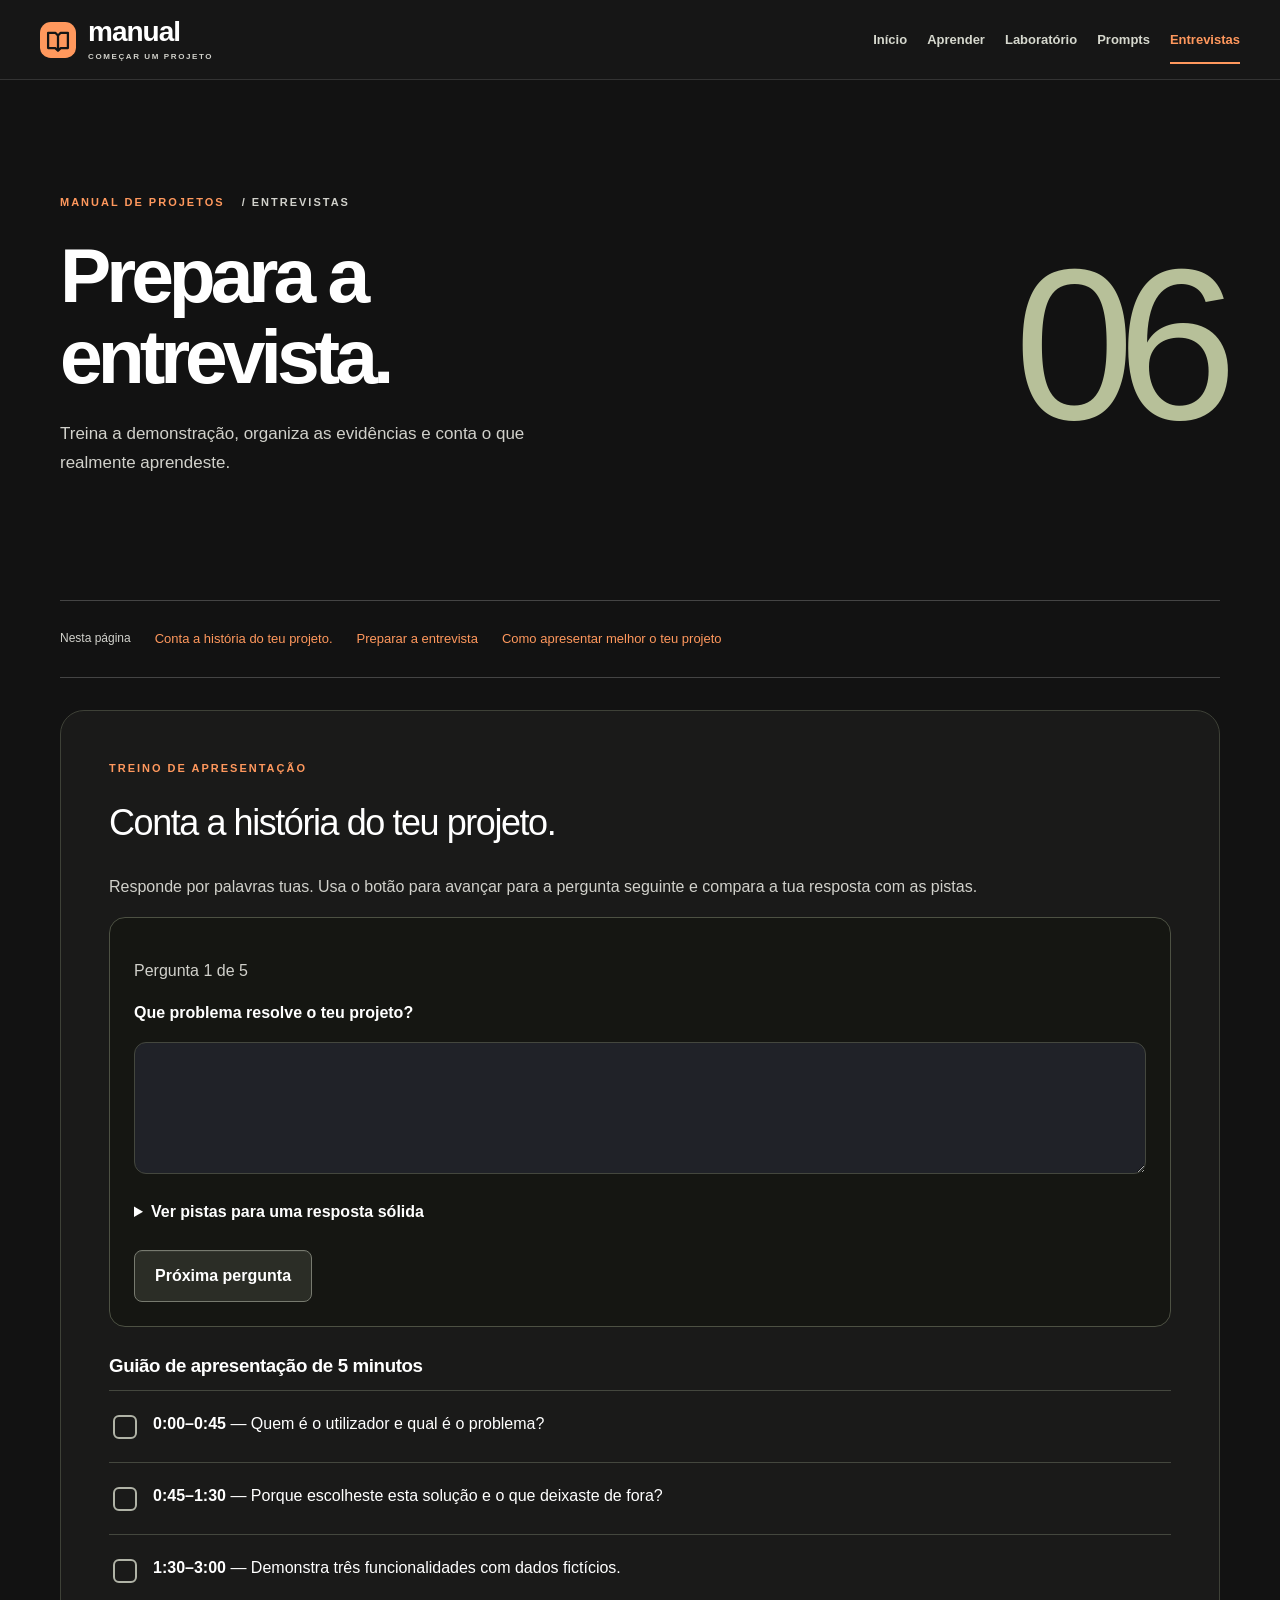
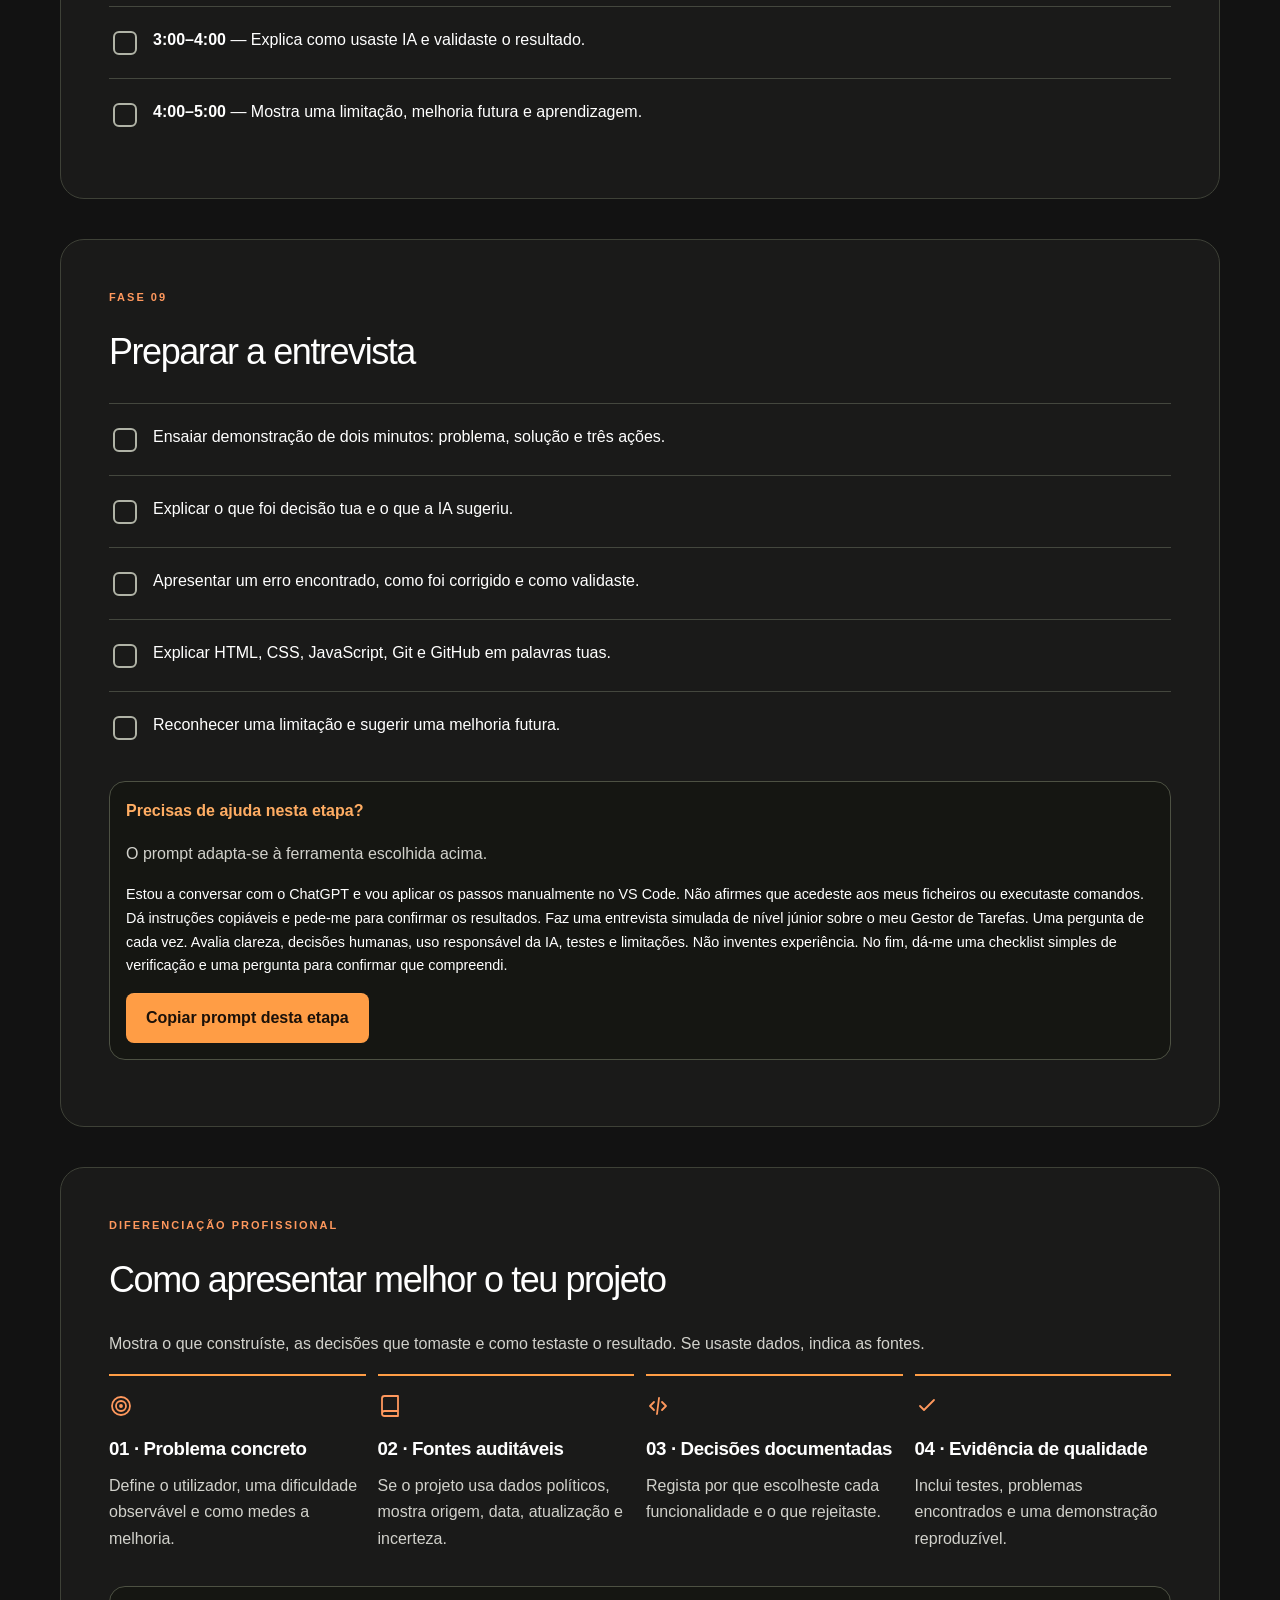
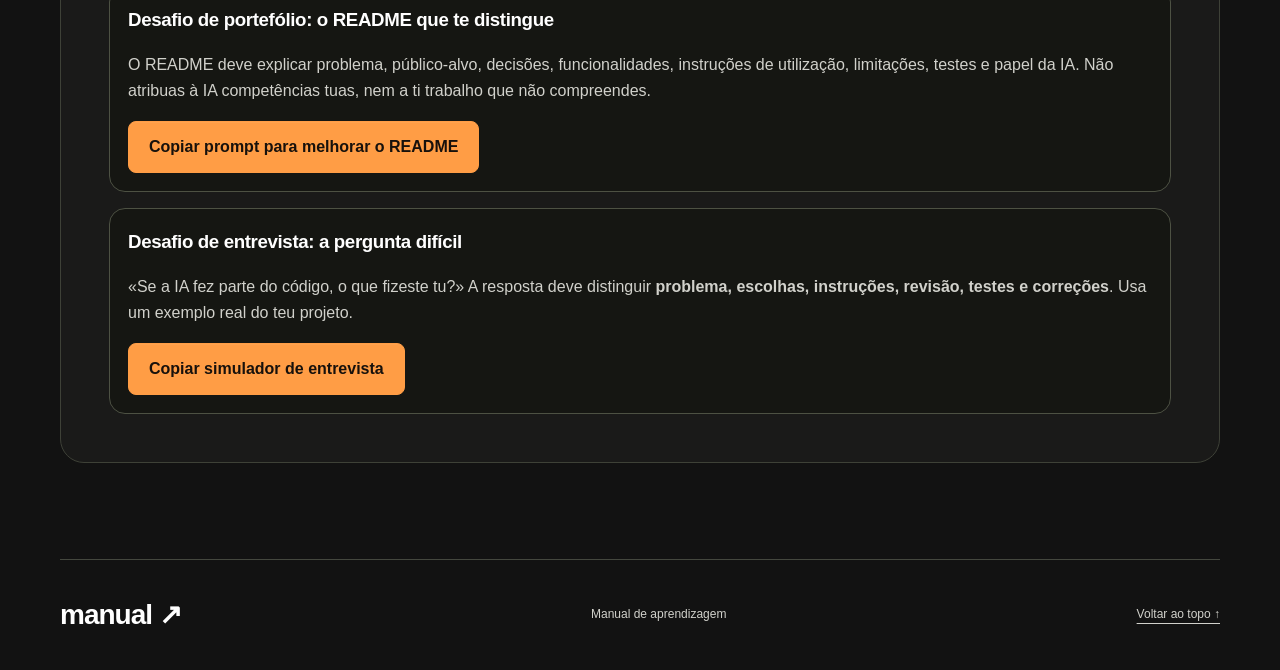
<file: entrevistas.html>
<!doctype html>

<html lang="pt-PT">
  <head>
    <meta charset="utf-8" />
    <meta content="width=device-width, initial-scale=1" name="viewport" />
    <meta content="#111210" name="theme-color" />
    <meta
      content="Manual de Projetos: aprende, constrói e apresenta o teu primeiro projeto com IA."
      name="description"
    />
    <title>Entrevistas · Manual de Projetos</title>
    <link href="favicon.svg" rel="icon" type="image/svg+xml" />
    <link href="base.css" rel="stylesheet" />
    <link href="studio.css" rel="stylesheet" />
    <script defer="True" src="js/progress.js"></script>
    <script defer="True" src="js/copy.js"></script>
    <script defer="True" src="js/interview.js"></script>
    <script defer="True" src="js/assistant.js"></script>
    <script defer="True" src="studio.js"></script>
    <link href="premium.css" rel="stylesheet" />
    <link
      href="assets/favicon-32.png"
      rel="icon"
      sizes="32x32"
      type="image/png"
    />
    <link
      href="assets/icon-192.png"
      rel="icon"
      sizes="192x192"
      type="image/png"
    />
    <link href="assets/icon-192.png" rel="apple-touch-icon" />
    <link rel="stylesheet" href="scroll-motion.css" />
    <script src="js/scroll-motion.js" defer></script>
  </head>
  <body data-page="entrevistas">
    <svg
      aria-hidden="true"
      style="position: absolute; width: 0; height: 0; overflow: hidden"
      xmlns="http://www.w3.org/2000/svg"
    >
      <symbol id="i-play" viewbox="0 0 24 24">
        <path d="m8 5 12 7-12 7V5Z"></path>
      </symbol>
      <symbol id="i-book" viewbox="0 0 24 24">
        <path
          d="M4 19.5A2.5 2.5 0 0 1 6.5 17H20M6.5 2H20v20H6.5A2.5 2.5 0 0 1 4 19.5v-15A2.5 2.5 0 0 1 6.5 2Z"
        ></path>
      </symbol>
      <symbol id="i-target" viewbox="0 0 24 24">
        <circle cx="12" cy="12" r="9"></circle>
        <circle cx="12" cy="12" r="5"></circle>
        <circle cx="12" cy="12" r="1"></circle>
      </symbol>
      <symbol id="i-check" viewbox="0 0 24 24">
        <path d="m5 12 4 4L19 6"></path>
      </symbol>
      <symbol id="i-code" viewbox="0 0 24 24">
        <path d="m8 8-4 4 4 4m8-8 4 4-4 4m-3-12-2 16"></path>
      </symbol>
      <symbol id="i-link" viewbox="0 0 24 24">
        <path
          d="M10 13a5 5 0 0 0 7 .3l3-3a5 5 0 0 0-7-7l-1.7 1.7M14 11a5 5 0 0 0-7-.3l-3 3a5 5 0 0 0 7 7l1.7-1.7"
        ></path>
      </symbol></svg
    ><a class="skip" href="#main">Saltar para o conteúdo</a>
    <header class="site-header">
      <a aria-label="Manual de Projetos, início" class="brand" href="index.html"
        ><svg aria-hidden="true" class="brand-mark" viewbox="0 0 40 40">
          <rect fill="currentColor" height="40" rx="12" width="40"></rect>
          <path
            d="M9 12h8l3 3 3-3h8v17h-8l-3 3-3-3H9zM20 15v17"
            fill="none"
            stroke="#151515"
            stroke-linejoin="round"
            stroke-width="2.5"
          ></path></svg
        ><span>manual<small>COMEÇAR UM PROJETO</small></span></a
      ><span aria-hidden="true" class="nav-location">Entrevistas</span
      ><button
        aria-controls="site-nav"
        aria-expanded="false"
        aria-label="Abrir navegação"
        class="menu-toggle"
      >
        <span class="menu-label">Menu</span
        ><svg aria-hidden="true" viewbox="0 0 24 24">
          <path d="M4 8h16M4 16h16"></path>
        </svg>
      </button>
      <nav aria-label="Navegação principal" id="site-nav">
        <a class="nav-link" href="index.html">Início</a
        ><a class="nav-link" href="aprender.html">Aprender</a
        ><a class="nav-link" href="laboratorio.html">Laboratório</a
        ><a class="nav-link" href="prompts.html">Prompts</a
        ><a aria-current="page" class="nav-link" href="entrevistas.html"
          >Entrevistas</a
        >
      </nav>
    </header>
    <main id="main" tabindex="-1">
      <header class="page-hero">
        <div>
          <p class="eyebrow">Manual de Projetos <span>/ Entrevistas</span></p>
          <h1>Prepara a entrevista.</h1>
          <p class="lead">
            Treina a demonstração, organiza as evidências e conta o que
            realmente aprendeste.
          </p>
        </div>
        <div aria-hidden="true" class="page-number">06</div>
      </header>
      <nav aria-label="Nesta página" class="page-index">
        <span>Nesta página</span
        ><a href="#treino-entrevista">Conta a história do teu projeto.</a
        ><a href="#entrevista">Preparar a entrevista</a
        ><a href="#diferenciar">Como apresentar melhor o teu projeto</a>
      </nav>
      <div class="page-content">
        <section class="section surface" id="treino-entrevista">
          <div class="eyebrow">Treino de apresentação</div>
          <h2>Conta a história do teu projeto.</h2>
          <p>
            Responde por palavras tuas. Usa o botão para avançar para a pergunta
            seguinte e compara a tua resposta com as pistas.
          </p>
          <div class="surface">
            <p id="interview-count">Pergunta 1 de 5</p>
            <strong id="interview-question"
              >Que problema resolve o teu projeto?</strong
            >
            <textarea
              aria-label="A tua resposta"
              id="interview-answer"
              rows="4"
              style="
                display: block;
                width: 100%;
                margin: 16px 0;
                padding: 12px;
                border-radius: 12px;
                background: #202228;
                color: var(--text);
                border: 1px solid var(--border);
              "
            ></textarea>
            <details>
              <summary>Ver pistas para uma resposta sólida</summary>
              <p id="interview-hint">
                Explica quem tem o problema, quando acontece e o que melhora com
                a tua solução.
              </p>
            </details>
            <button class="button" id="interview-next" style="margin-top: 16px">
              Próxima pergunta
            </button>
          </div>
          <h3 style="margin-top: 24px">Guião de apresentação de 5 minutos</h3>
          <div data-tasks="">
            <label class="task"
              ><input data-task-index="38" type="checkbox" /><span
                ><strong>0:00–0:45</strong> — Quem é o utilizador e qual é o
                problema?</span
              ></label
            >
            <label class="task"
              ><input data-task-index="39" type="checkbox" /><span
                ><strong>0:45–1:30</strong> — Porque escolheste esta solução e o
                que deixaste de fora?</span
              ></label
            >
            <label class="task"
              ><input data-task-index="40" type="checkbox" /><span
                ><strong>1:30–3:00</strong> — Demonstra três funcionalidades com
                dados fictícios.</span
              ></label
            >
            <label class="task"
              ><input data-task-index="41" type="checkbox" /><span
                ><strong>3:00–4:00</strong> — Explica como usaste IA e validaste
                o resultado.</span
              ></label
            >
            <label class="task"
              ><input data-task-index="42" type="checkbox" /><span
                ><strong>4:00–5:00</strong> — Mostra uma limitação, melhoria
                futura e aprendizagem.</span
              ></label
            >
          </div>
        </section>
        <section class="surface section" id="entrevista">
          <div class="eyebrow">Fase 09</div>
          <h2>Preparar a entrevista</h2>
          <div data-tasks="">
            <label class="task"
              ><input data-task-index="33" type="checkbox" /><span
                >Ensaiar demonstração de dois minutos: problema, solução e três
                ações.</span
              ></label
            ><label class="task"
              ><input data-task-index="34" type="checkbox" /><span
                >Explicar o que foi decisão tua e o que a IA sugeriu.</span
              ></label
            ><label class="task"
              ><input data-task-index="35" type="checkbox" /><span
                >Apresentar um erro encontrado, como foi corrigido e como
                validaste.</span
              ></label
            ><label class="task"
              ><input data-task-index="36" type="checkbox" /><span
                >Explicar HTML, CSS, JavaScript, Git e GitHub em palavras
                tuas.</span
              ></label
            ><label class="task"
              ><input data-task-index="37" type="checkbox" /><span
                >Reconhecer uma limitação e sugerir uma melhoria futura.</span
              ></label
            >
          </div>
          <div class="step-prompt" data-phase="entrevista">
            <strong>Precisas de ajuda nesta etapa?</strong>
            <p>O prompt adapta-se à ferramenta escolhida acima.</p>
            <pre class="step-prompt-text"></pre>
            <button class="button step-copy" type="button">
              Copiar prompt desta etapa
            </button>
          </div>
        </section>
        <section class="surface section" id="diferenciar">
          <div class="eyebrow">Diferenciação profissional</div>
          <h2>Como apresentar melhor o teu projeto</h2>
          <p>
            Mostra o que construíste, as decisões que tomaste e como testaste o
            resultado. Se usaste dados, indica as fontes.
          </p>
          <div class="lesson-roadmap">
            <div class="roadmap-item">
              <svg class="guide-icon"><use href="#i-target"></use></svg>
              <h3>01 · Problema concreto</h3>
              <p>
                Define o utilizador, uma dificuldade observável e como medes a
                melhoria.
              </p>
            </div>
            <div class="roadmap-item">
              <svg class="guide-icon"><use href="#i-book"></use></svg>
              <h3>02 · Fontes auditáveis</h3>
              <p>
                Se o projeto usa dados políticos, mostra origem, data,
                atualização e incerteza.
              </p>
            </div>
            <div class="roadmap-item">
              <svg class="guide-icon"><use href="#i-code"></use></svg>
              <h3>03 · Decisões documentadas</h3>
              <p>
                Regista por que escolheste cada funcionalidade e o que
                rejeitaste.
              </p>
            </div>
            <div class="roadmap-item">
              <svg class="guide-icon"><use href="#i-check"></use></svg>
              <h3>04 · Evidência de qualidade</h3>
              <p>
                Inclui testes, problemas encontrados e uma demonstração
                reproduzível.
              </p>
            </div>
          </div>
          <div class="lesson-challenge">
            <h3>Desafio de portefólio: o README que te distingue</h3>
            <p>
              O README deve explicar problema, público-alvo, decisões,
              funcionalidades, instruções de utilização, limitações, testes e
              papel da IA. Não atribuas à IA competências tuas, nem a ti
              trabalho que não compreendes.
            </p>
            <button
              class="button"
              data-copy="Age como recrutador para uma função júnior de IA aplicada e investigação. Avalia o README do meu projeto Gestor de Tarefas. Dá feedback de 0 a 5 sobre clareza do problema, decisões humanas, qualidade demonstrável, limites, fontes e capacidade de explicar o uso de IA. Não inventes resultados ou experiência. Primeiro faz perguntas sobre informação em falta; depois propõe melhorias concretas, com exemplos curtos."
            >
              Copiar prompt para melhorar o README
            </button>
          </div>
          <div class="lesson-challenge">
            <h3>Desafio de entrevista: a pergunta difícil</h3>
            <p>
              «Se a IA fez parte do código, o que fizeste tu?» A resposta deve
              distinguir
              <strong
                >problema, escolhas, instruções, revisão, testes e
                correções</strong
              >. Usa um exemplo real do teu projeto.
            </p>
            <button
              class="button"
              data-copy="Simula uma entrevista para uma vaga júnior de IA aplicada. Faz uma pergunta de cada vez sobre o meu projeto, o meu contributo humano e a validação do trabalho da IA. Depois de cada resposta, avalia clareza, especificidade e honestidade de 0 a 10, explica o que falta e dá-me oportunidade de reformular. Não inventes competências nem experiências minhas."
            >
              Copiar simulador de entrevista
            </button>
          </div>
        </section>
      </div>
    </main>
    <footer class="site-footer">
      <a class="brand" href="index.html">manual ↗</a>
      <p>Manual de aprendizagem</p>
      <a href="#main">Voltar ao topo ↑</a>
    </footer>
    <div class="toast" id="toast" role="status"></div>
    <noscript
      ><p>
        Ativa JavaScript para usar os exercícios e guardar o progresso. Podes
        continuar a ler as aulas e navegar entre páginas.
      </p></noscript
    >
  </body>
</html>
</file>
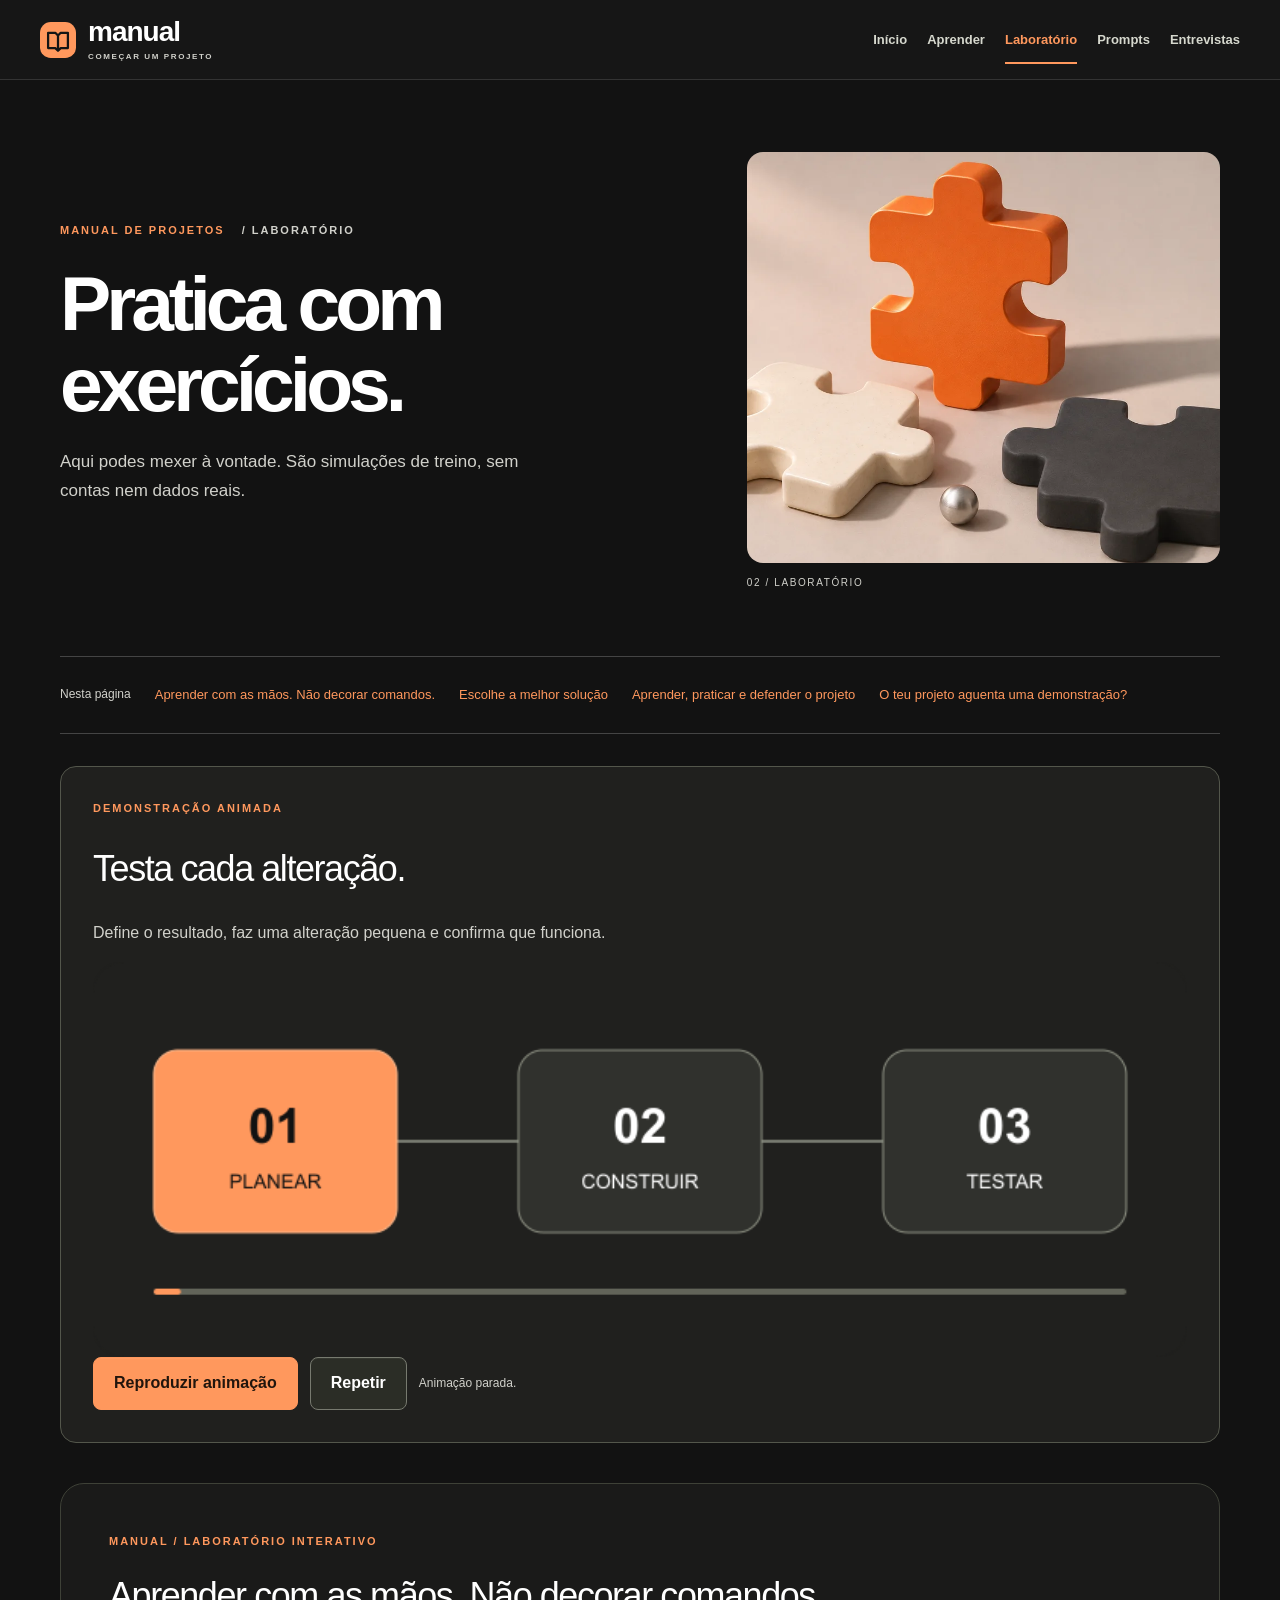
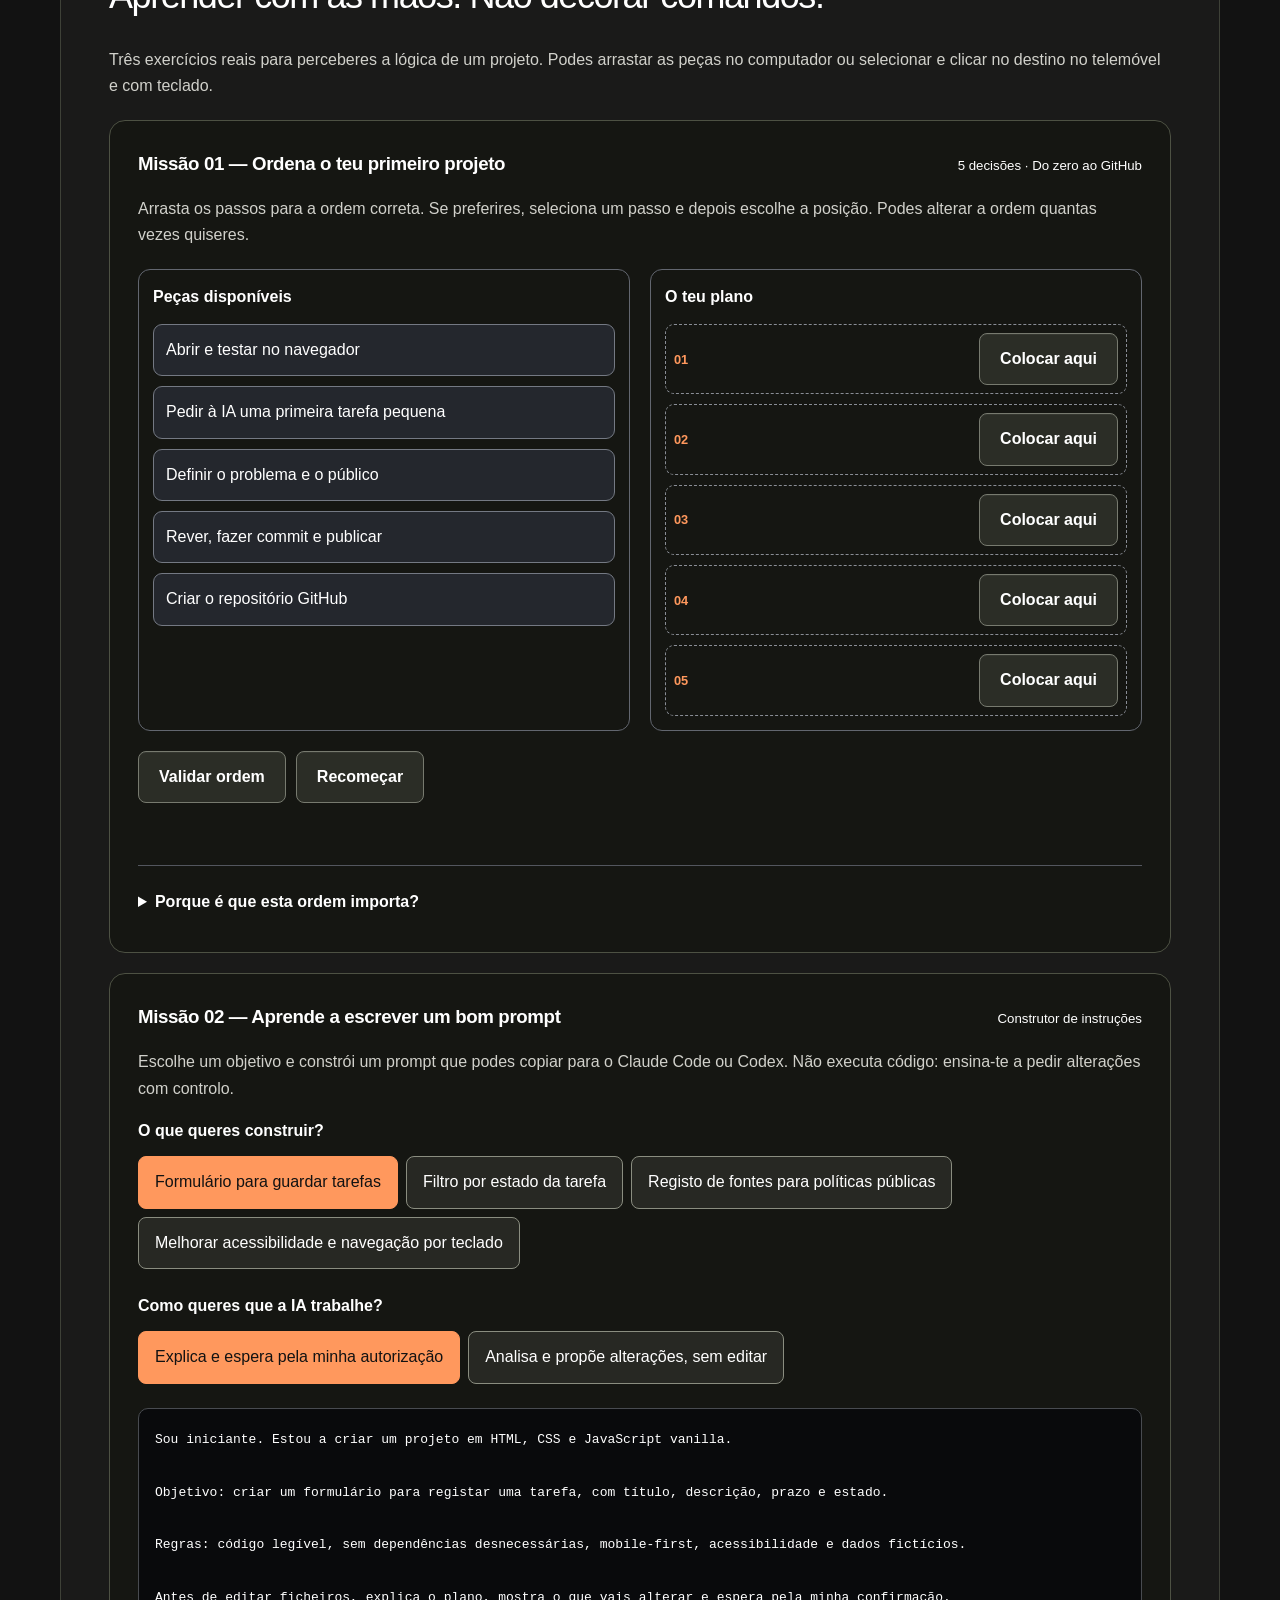
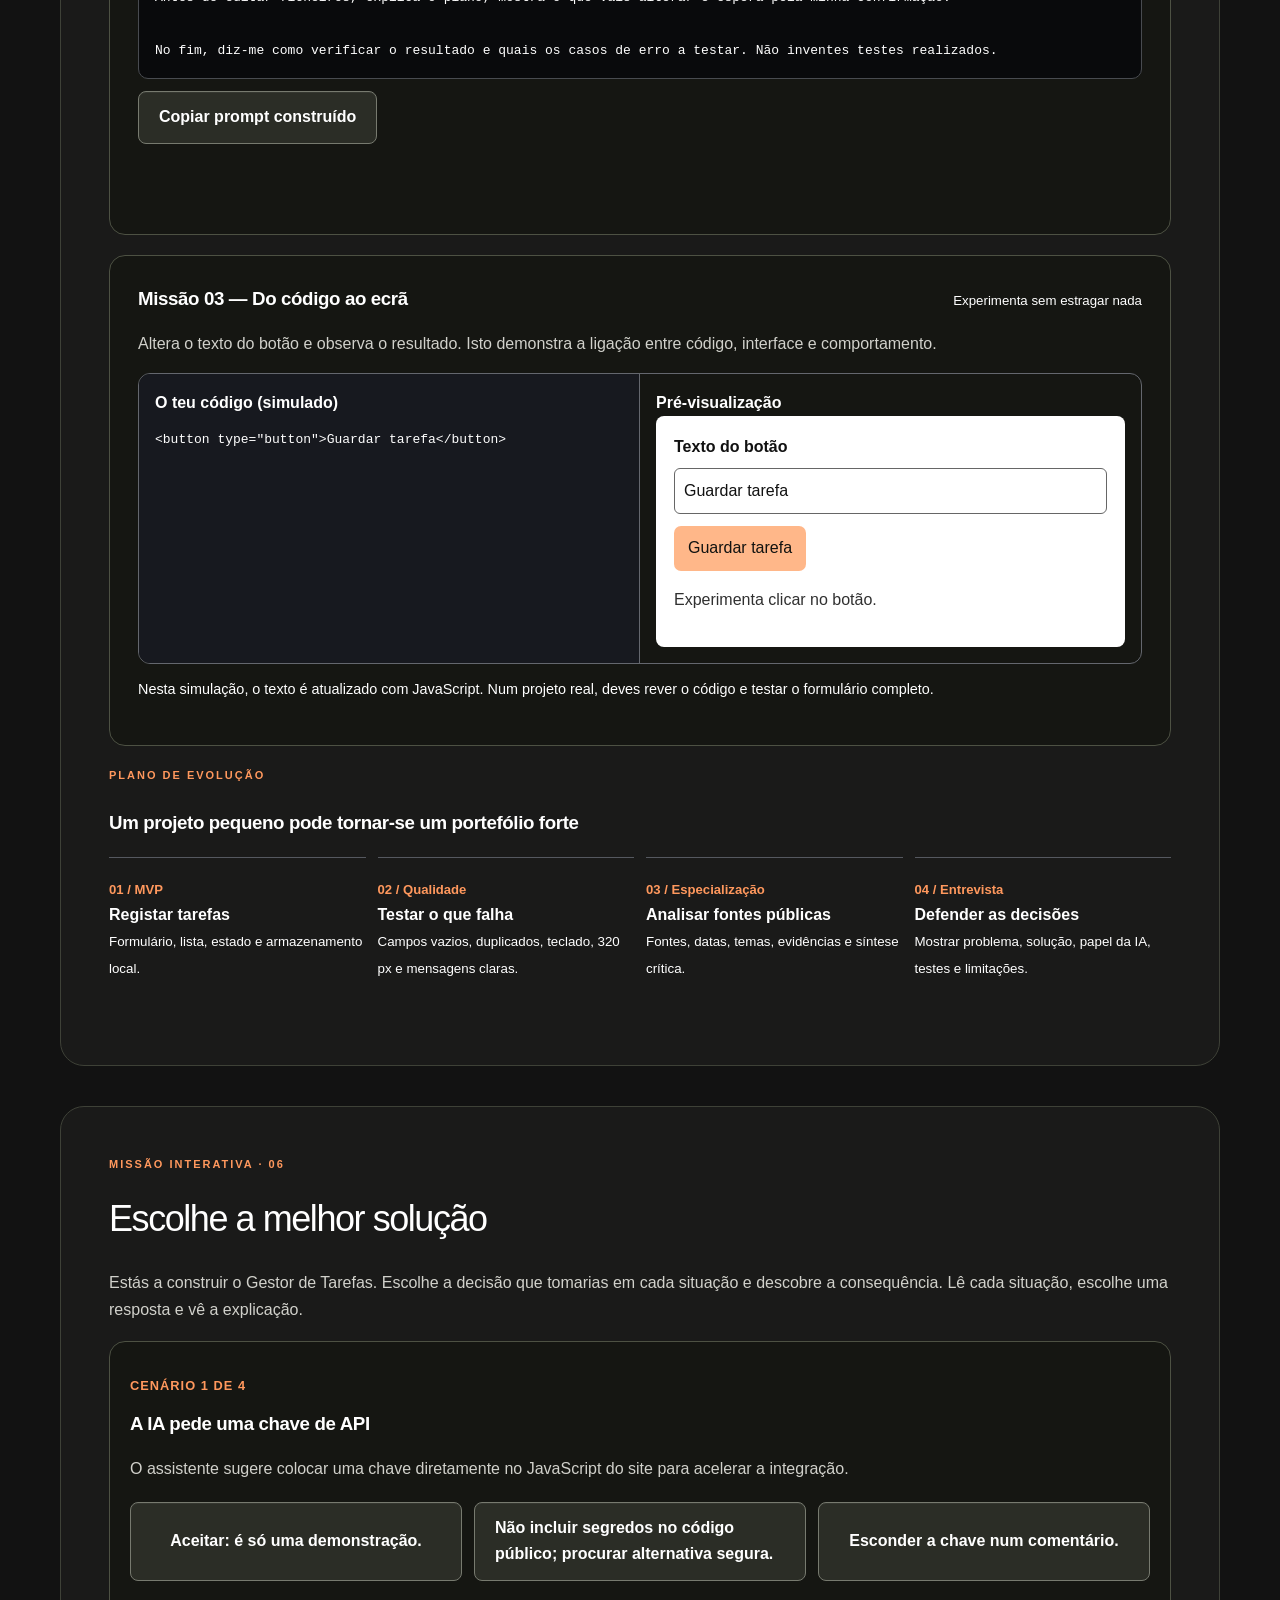
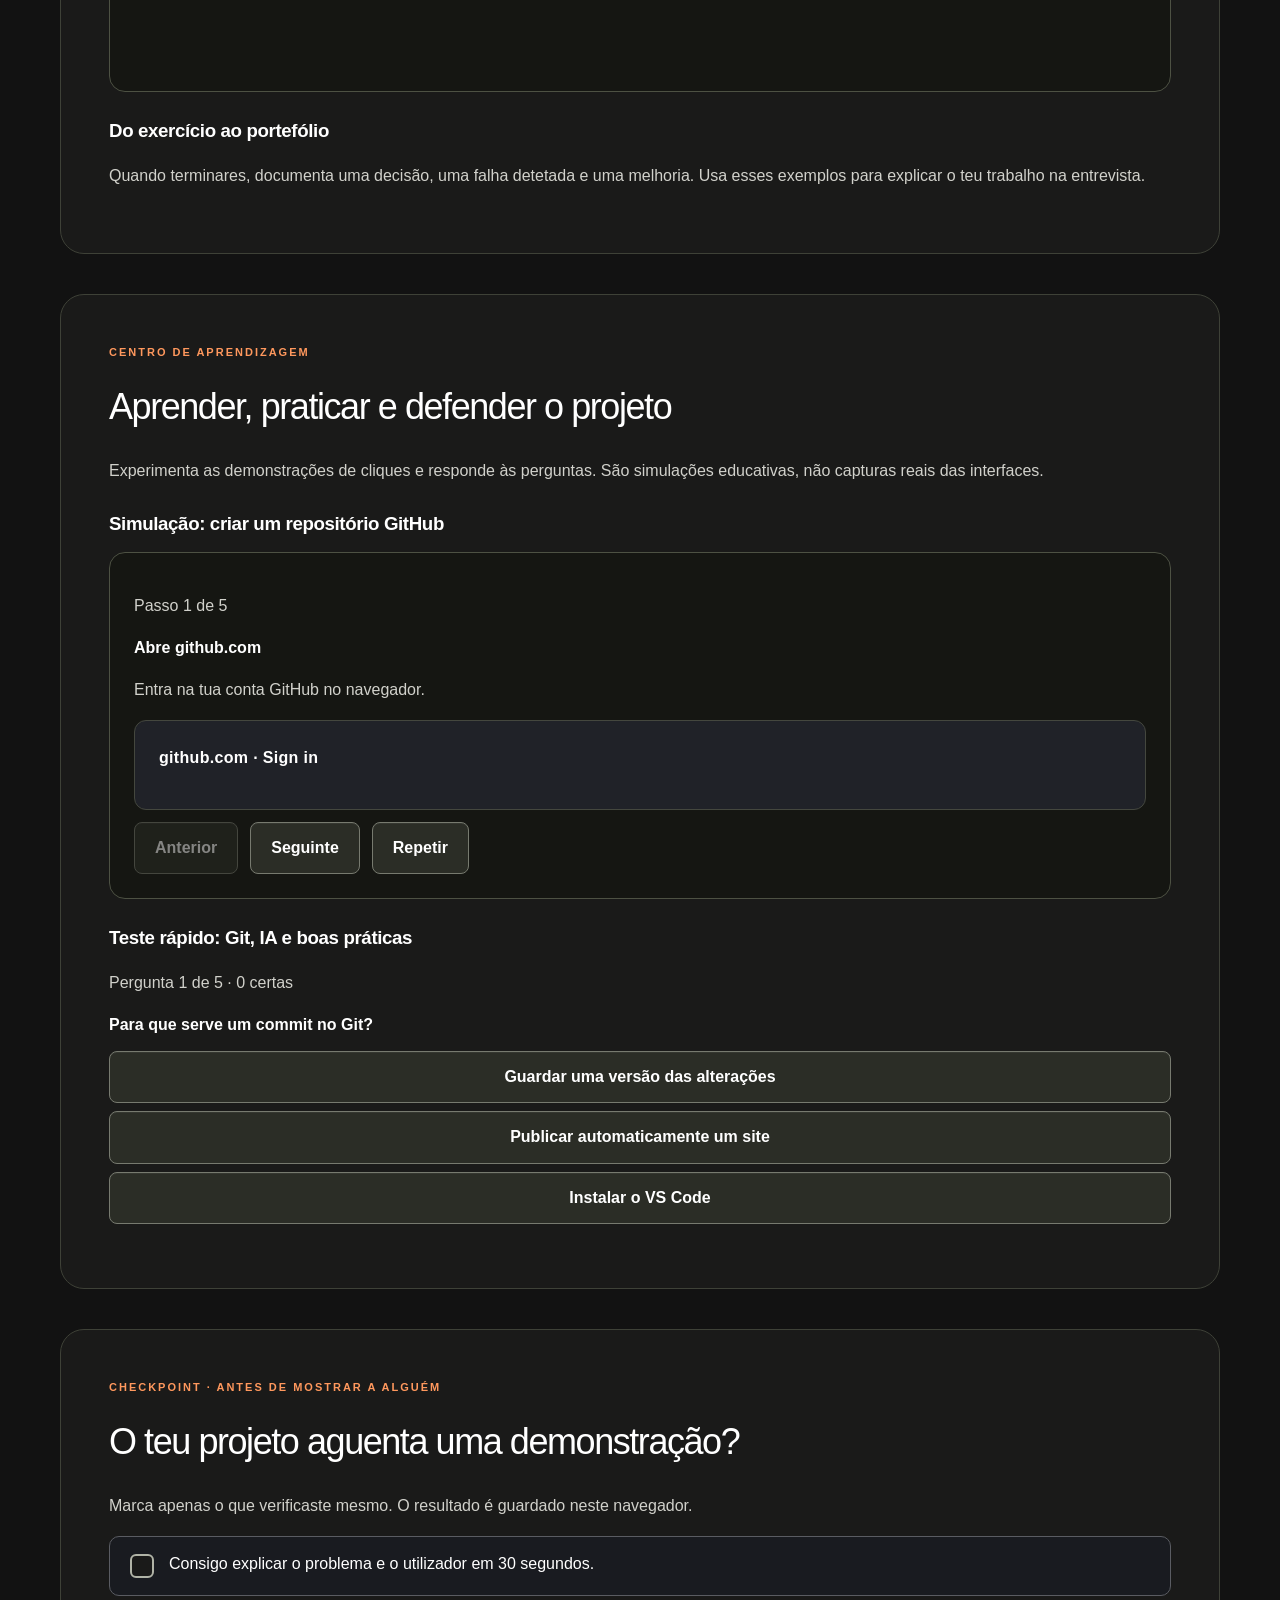
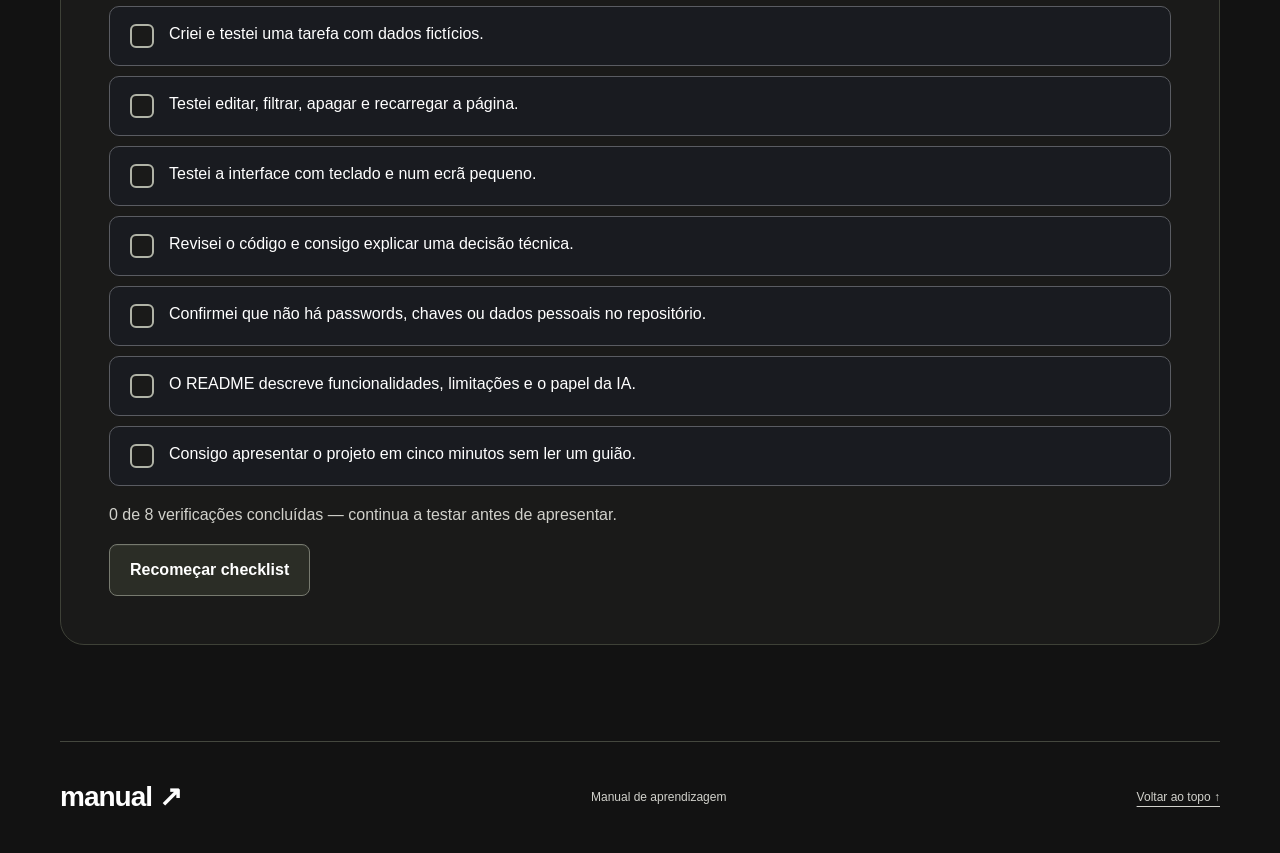
<file: laboratorio.html>
<!doctype html>

<html lang="pt-PT">
  <head>
    <meta charset="utf-8" />
    <meta content="width=device-width, initial-scale=1" name="viewport" />
    <meta content="#111210" name="theme-color" />
    <meta
      content="Manual de Projetos: aprende, constrói e apresenta o teu primeiro projeto com IA."
      name="description"
    />
    <title>Laboratório · Manual de Projetos</title>
    <link href="favicon.svg" rel="icon" type="image/svg+xml" />
    <link href="base.css" rel="stylesheet" />
    <link href="studio.css" rel="stylesheet" />
    <script defer="True" src="js/progress.js"></script>
    <script defer="True" src="js/copy.js"></script>
    <script defer="True" src="js/practice.js"></script>
    <script defer="True" src="js/workbench.js"></script>
    <script defer="True" src="js/scenarios.js"></script>
    <script defer="True" src="studio.js"></script>
    <link href="premium.css" rel="stylesheet" />
    <link
      href="assets/favicon-32.png"
      rel="icon"
      sizes="32x32"
      type="image/png"
    />
    <link
      href="assets/icon-192.png"
      rel="icon"
      sizes="192x192"
      type="image/png"
    />
    <link href="assets/icon-192.png" rel="apple-touch-icon" />
    <link rel="stylesheet" href="scroll-motion.css" />
    <script src="js/scroll-motion.js" defer></script>
  </head>
  <body data-page="laboratorio">
    <svg
      aria-hidden="true"
      style="position: absolute; width: 0; height: 0; overflow: hidden"
      xmlns="http://www.w3.org/2000/svg"
    >
      <symbol id="i-play" viewbox="0 0 24 24">
        <path d="m8 5 12 7-12 7V5Z"></path>
      </symbol>
      <symbol id="i-book" viewbox="0 0 24 24">
        <path
          d="M4 19.5A2.5 2.5 0 0 1 6.5 17H20M6.5 2H20v20H6.5A2.5 2.5 0 0 1 4 19.5v-15A2.5 2.5 0 0 1 6.5 2Z"
        ></path>
      </symbol>
      <symbol id="i-target" viewbox="0 0 24 24">
        <circle cx="12" cy="12" r="9"></circle>
        <circle cx="12" cy="12" r="5"></circle>
        <circle cx="12" cy="12" r="1"></circle>
      </symbol>
      <symbol id="i-check" viewbox="0 0 24 24">
        <path d="m5 12 4 4L19 6"></path>
      </symbol>
      <symbol id="i-code" viewbox="0 0 24 24">
        <path d="m8 8-4 4 4 4m8-8 4 4-4 4m-3-12-2 16"></path>
      </symbol>
      <symbol id="i-link" viewbox="0 0 24 24">
        <path
          d="M10 13a5 5 0 0 0 7 .3l3-3a5 5 0 0 0-7-7l-1.7 1.7M14 11a5 5 0 0 0-7-.3l-3 3a5 5 0 0 0 7 7l1.7-1.7"
        ></path>
      </symbol></svg
    ><a class="skip" href="#main">Saltar para o conteúdo</a>
    <header class="site-header">
      <a aria-label="Manual de Projetos, início" class="brand" href="index.html"
        ><svg aria-hidden="true" class="brand-mark" viewbox="0 0 40 40">
          <rect fill="currentColor" height="40" rx="12" width="40"></rect>
          <path
            d="M9 12h8l3 3 3-3h8v17h-8l-3 3-3-3H9zM20 15v17"
            fill="none"
            stroke="#151515"
            stroke-linejoin="round"
            stroke-width="2.5"
          ></path></svg
        ><span>manual<small>COMEÇAR UM PROJETO</small></span></a
      ><span aria-hidden="true" class="nav-location">Laboratório</span
      ><button
        aria-controls="site-nav"
        aria-expanded="false"
        aria-label="Abrir navegação"
        class="menu-toggle"
      >
        <span class="menu-label">Menu</span
        ><svg aria-hidden="true" viewbox="0 0 24 24">
          <path d="M4 8h16M4 16h16"></path>
        </svg>
      </button>
      <nav aria-label="Navegação principal" id="site-nav">
        <a class="nav-link" href="index.html">Início</a
        ><a class="nav-link" href="aprender.html">Aprender</a
        ><a aria-current="page" class="nav-link" href="laboratorio.html"
          >Laboratório</a
        ><a class="nav-link" href="prompts.html">Prompts</a
        ><a class="nav-link" href="entrevistas.html">Entrevistas</a>
      </nav>
    </header>
    <main id="main" tabindex="-1">
      <header class="page-hero">
        <div>
          <p class="eyebrow">Manual de Projetos <span>/ Laboratório</span></p>
          <h1>Pratica com exercícios.</h1>
          <p class="lead">
            Aqui podes mexer à vontade. São simulações de treino, sem contas nem
            dados reais.
          </p>
        </div>
        <figure class="hero-image">
          <img
            alt=""
            fetchpriority="high"
            height="1024"
            src="assets/lab.webp"
            width="1536"
          />
          <figcaption>02 / LABORATÓRIO</figcaption>
        </figure>
      </header>
      <nav aria-label="Nesta página" class="page-index">
        <span>Nesta página</span
        ><a href="#laboratorio">Aprender com as mãos. Não decorar comandos.</a
        ><a href="#missao-real">Escolhe a melhor solução</a
        ><a href="#aprendizagem">Aprender, praticar e defender o projeto</a
        ><a href="#check-final">O teu projeto aguenta uma demonstração?</a>
      </nav>
      <section aria-labelledby="motion-title" class="motion-demo">
        <div>
          <p class="eyebrow">Demonstração animada</p>
          <h2 id="motion-title">Testa cada alteração.</h2>
          <p>
            Define o resultado, faz uma alteração pequena e confirma que
            funciona.
          </p>
        </div>
        <img
          alt="Três etapas: planear, construir e testar."
          height="260"
          id="process-animation"
          src="assets/processo.png"
          width="720"
        />
        <div class="motion-controls">
          <button aria-pressed="false" class="button primary" id="motion-play">
            Reproduzir animação</button
          ><button class="button" id="motion-restart">Repetir</button
          ><span id="motion-status" role="status">Animação parada.</span>
        </div>
      </section>
      <div class="page-content">
        <section
          aria-labelledby="lab-title"
          class="surface section"
          id="laboratorio"
        >
          <div class="eyebrow">Manual / Laboratório interativo</div>
          <h2 id="lab-title">Aprender com as mãos. Não decorar comandos.</h2>
          <p>
            Três exercícios reais para perceberes a lógica de um projeto. Podes
            arrastar as peças no computador ou selecionar e clicar no destino no
            telemóvel e com teclado.
          </p>
          <div class="interactive-workbench" id="flow-workbench">
            <div class="workbench-head">
              <h3>Missão 01 — Ordena o teu primeiro projeto</h3>
              <span>5 decisões · Do zero ao GitHub</span>
            </div>
            <p>
              Arrasta os passos para a ordem correta. Se preferires, seleciona
              um passo e depois escolhe a posição. Podes alterar a ordem quantas
              vezes quiseres.
            </p>
            <div class="flow-grid">
              <div
                aria-label="Passos disponíveis"
                class="flow-zone"
                id="flow-bank"
              >
                <h4>Peças disponíveis</h4>
                <div class="flow-source" id="flow-source"></div>
              </div>
              <div
                aria-label="Ordem do projeto"
                class="flow-zone"
                id="flow-target"
              >
                <h4>O teu plano</h4>
                <div class="flow-slots" id="flow-slots"></div>
              </div>
            </div>
            <div class="flow-actions">
              <button class="button" id="flow-check" type="button">
                Validar ordem</button
              ><button class="button" id="flow-reset" type="button">
                Recomeçar
              </button>
            </div>
            <p
              aria-live="polite"
              class="flow-feedback"
              id="flow-feedback"
              role="status"
            ></p>
            <details class="coach-details">
              <summary>Porque é que esta ordem importa?</summary>
              <p>
                Primeiro defines o problema; depois preparas o repositório e o
                ambiente. Pedes à IA uma tarefa pequena, testas o resultado e só
                então guardas/publicas uma versão. Assim consegues perceber e
                explicar cada decisão.
              </p>
            </details>
          </div>
          <div class="interactive-workbench">
            <div class="workbench-head">
              <h3>Missão 02 — Aprende a escrever um bom prompt</h3>
              <span>Construtor de instruções</span>
            </div>
            <p>
              Escolhe um objetivo e constrói um prompt que podes copiar para o
              Claude Code ou Codex. Não executa código: ensina-te a pedir
              alterações com controlo.
            </p>
            <label for="prompt-goal"
              ><strong>O que queres construir?</strong></label
            >
            <select
              class="button"
              id="prompt-goal"
              style="
                display: block;
                width: 100%;
                margin: 10px 0 16px;
                max-width: 650px;
              "
            >
              <option value="form">Formulário para guardar tarefas</option>
              <option value="filter">Filtro por estado da tarefa</option>
              <option value="source">
                Registo de fontes para políticas públicas
              </option>
              <option value="access">
                Melhorar acessibilidade e navegação por teclado
              </option>
            </select>
            <label for="prompt-level"
              ><strong>Como queres que a IA trabalhe?</strong></label
            >
            <select
              class="button"
              id="prompt-level"
              style="
                display: block;
                width: 100%;
                margin: 10px 0 16px;
                max-width: 650px;
              "
            >
              <option value="guide">
                Explica e espera pela minha autorização
              </option>
              <option value="review">
                Analisa e propõe alterações, sem editar
              </option>
            </select>
            <div class="terminal"><code id="prompt-builder-output"></code></div>
            <button
              class="button"
              id="prompt-builder-copy"
              style="margin-top: 12px"
              type="button"
            >
              Copiar prompt construído
            </button>
            <p
              aria-live="polite"
              class="flow-feedback"
              id="prompt-builder-feedback"
              role="status"
            ></p>
          </div>
          <div class="interactive-workbench">
            <div class="workbench-head">
              <h3>Missão 03 — Do código ao ecrã</h3>
              <span>Experimenta sem estragar nada</span>
            </div>
            <p>
              Altera o texto do botão e observa o resultado. Isto demonstra a
              ligação entre código, interface e comportamento.
            </p>
            <div class="editor-preview">
              <div>
                <strong>O teu código (simulado)</strong>
                <pre id="code-preview"></pre>
              </div>
              <div>
                <strong>Pré-visualização</strong>
                <div class="mockapp">
                  <label for="demo-label">Texto do botão</label
                  ><input
                    id="demo-label"
                    maxlength="40"
                    value="Guardar tarefa"
                  /><button id="demo-action" type="button">
                    Guardar tarefa
                  </button>
                  <p id="demo-result" role="status">
                    Experimenta clicar no botão.
                  </p>
                </div>
              </div>
            </div>
            <p class="workbench-note">
              Nesta simulação, o texto é atualizado com JavaScript. Num projeto
              real, deves rever o código e testar o formulário completo.
            </p>
          </div>
          <div class="eyebrow">Plano de evolução</div>
          <h3>Um projeto pequeno pode tornar-se um portefólio forte</h3>
          <div class="track-grid">
            <div class="track-item">
              <span class="index">01 / MVP</span
              ><strong>Registar tarefas</strong
              ><small>Formulário, lista, estado e armazenamento local.</small>
            </div>
            <div class="track-item">
              <span class="index">02 / Qualidade</span
              ><strong>Testar o que falha</strong
              ><small
                >Campos vazios, duplicados, teclado, 320 px e mensagens
                claras.</small
              >
            </div>
            <div class="track-item">
              <span class="index">03 / Especialização</span
              ><strong>Analisar fontes públicas</strong
              ><small
                >Fontes, datas, temas, evidências e síntese crítica.</small
              >
            </div>
            <div class="track-item">
              <span class="index">04 / Entrevista</span
              ><strong>Defender as decisões</strong
              ><small
                >Mostrar problema, solução, papel da IA, testes e
                limitações.</small
              >
            </div>
          </div>
        </section>
        <section class="surface section" id="missao-real">
          <div class="eyebrow">MISSÃO INTERATIVA · 06</div>
          <h2>Escolhe a melhor solução</h2>
          <p>
            Estás a construir o Gestor de Tarefas. Escolhe a decisão que
            tomarias em cada situação e descobre a consequência. Lê cada
            situação, escolhe uma resposta e vê a explicação.
          </p>
          <div aria-live="polite" class="lesson-panel" id="scenario">
            <p class="learning-label" id="scenario-progress">Cenário 1 de 4</p>
            <h3 id="scenario-title"></h3>
            <p id="scenario-body"></p>
            <div class="scenario-choices" id="scenario-choices"></div>
            <p id="scenario-feedback" role="status"></p>
            <button class="button" hidden="" id="scenario-next">
              Próximo cenário
            </button>
          </div>
          <h3>Do exercício ao portefólio</h3>
          <p>
            Quando terminares, documenta uma decisão, uma falha detetada e uma
            melhoria. Usa esses exemplos para explicar o teu trabalho na
            entrevista.
          </p>
        </section>
        <section
          aria-labelledby="apr-title"
          class="surface section"
          id="aprendizagem"
        >
          <div class="eyebrow">Centro de aprendizagem</div>
          <h2 id="apr-title">Aprender, praticar e defender o projeto</h2>
          <p>
            Experimenta as demonstrações de cliques e responde às perguntas. São
            simulações educativas, não capturas reais das interfaces.
          </p>
          <h3>Simulação: criar um repositório GitHub</h3>
          <div aria-live="polite" class="surface" id="walkthrough">
            <p id="walk-counter">Passo 1 de 5</p>
            <strong id="walk-title">Abre github.com</strong>
            <p id="walk-desc">Entra na tua conta GitHub no navegador.</p>
            <div
              aria-label="Simulação ilustrativa de interface GitHub"
              id="walk-demo"
              style="
                padding: 24px;
                border: 1px solid var(--border);
                border-radius: 12px;
                background: #202228;
                margin: 12px 0;
                min-height: 90px;
              "
            >
              github.com · Sign in
            </div>
            <div style="display: flex; gap: 12px; flex-wrap: wrap">
              <button class="button" id="walk-prev">Anterior</button
              ><button class="button" id="walk-next">Seguinte</button
              ><button class="button" id="walk-restart">Repetir</button>
            </div>
          </div>
          <h3 style="margin-top: 24px">
            Teste rápido: Git, IA e boas práticas
          </h3>
          <div aria-live="polite" id="learning-quiz"></div>
        </section>
        <section class="surface section" id="check-final">
          <div class="eyebrow">CHECKPOINT · Antes de mostrar a alguém</div>
          <h2>O teu projeto aguenta uma demonstração?</h2>
          <p>
            Marca apenas o que verificaste mesmo. O resultado é guardado neste
            navegador.
          </p>
          <div class="launch-checks" id="launch-checks"></div>
          <p aria-live="polite" id="launch-result"></p>
          <button class="button" id="launch-reset">Recomeçar checklist</button>
        </section>
      </div>
    </main>
    <footer class="site-footer">
      <a class="brand" href="index.html">manual ↗</a>
      <p>Manual de aprendizagem</p>
      <a href="#main">Voltar ao topo ↑</a>
    </footer>
    <div class="toast" id="toast" role="status"></div>
    <noscript
      ><p>
        Ativa JavaScript para usar os exercícios e guardar o progresso. Podes
        continuar a ler as aulas e navegar entre páginas.
      </p></noscript
    >
  </body>
</html>
</file>
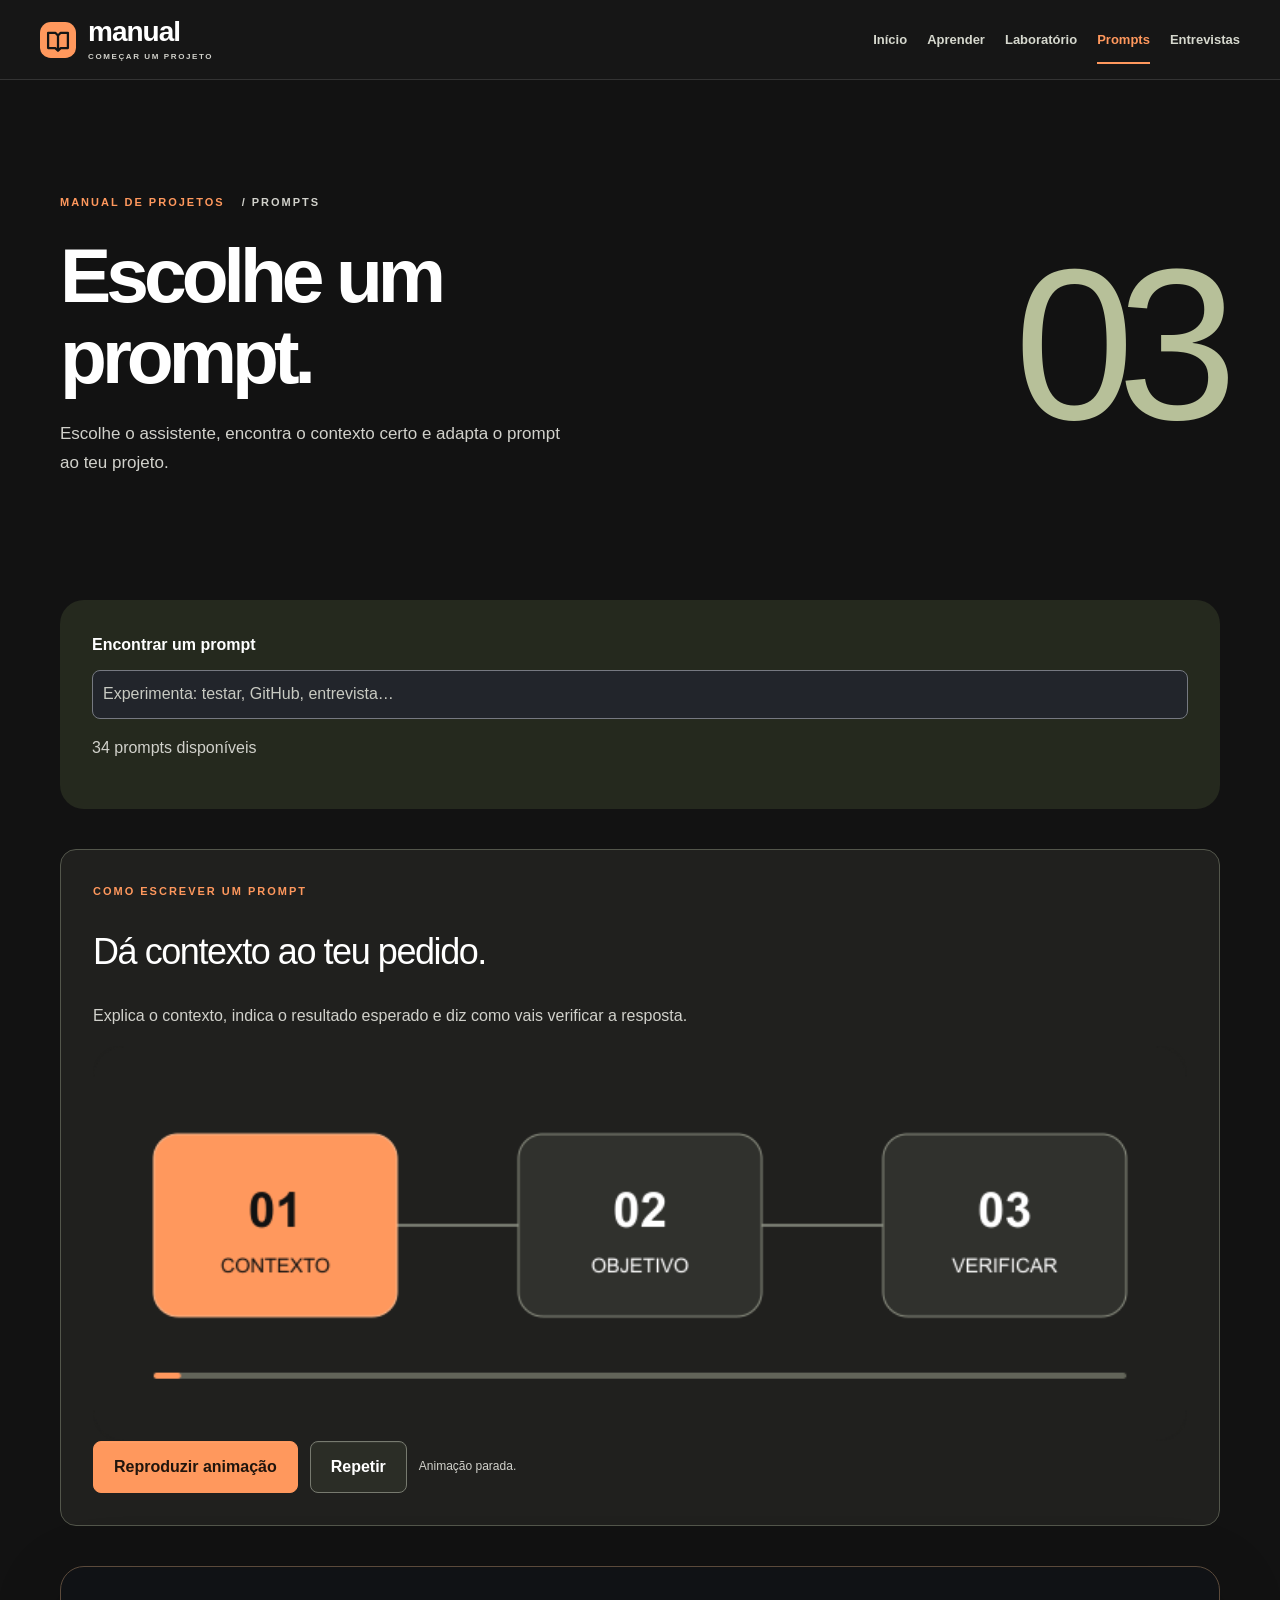
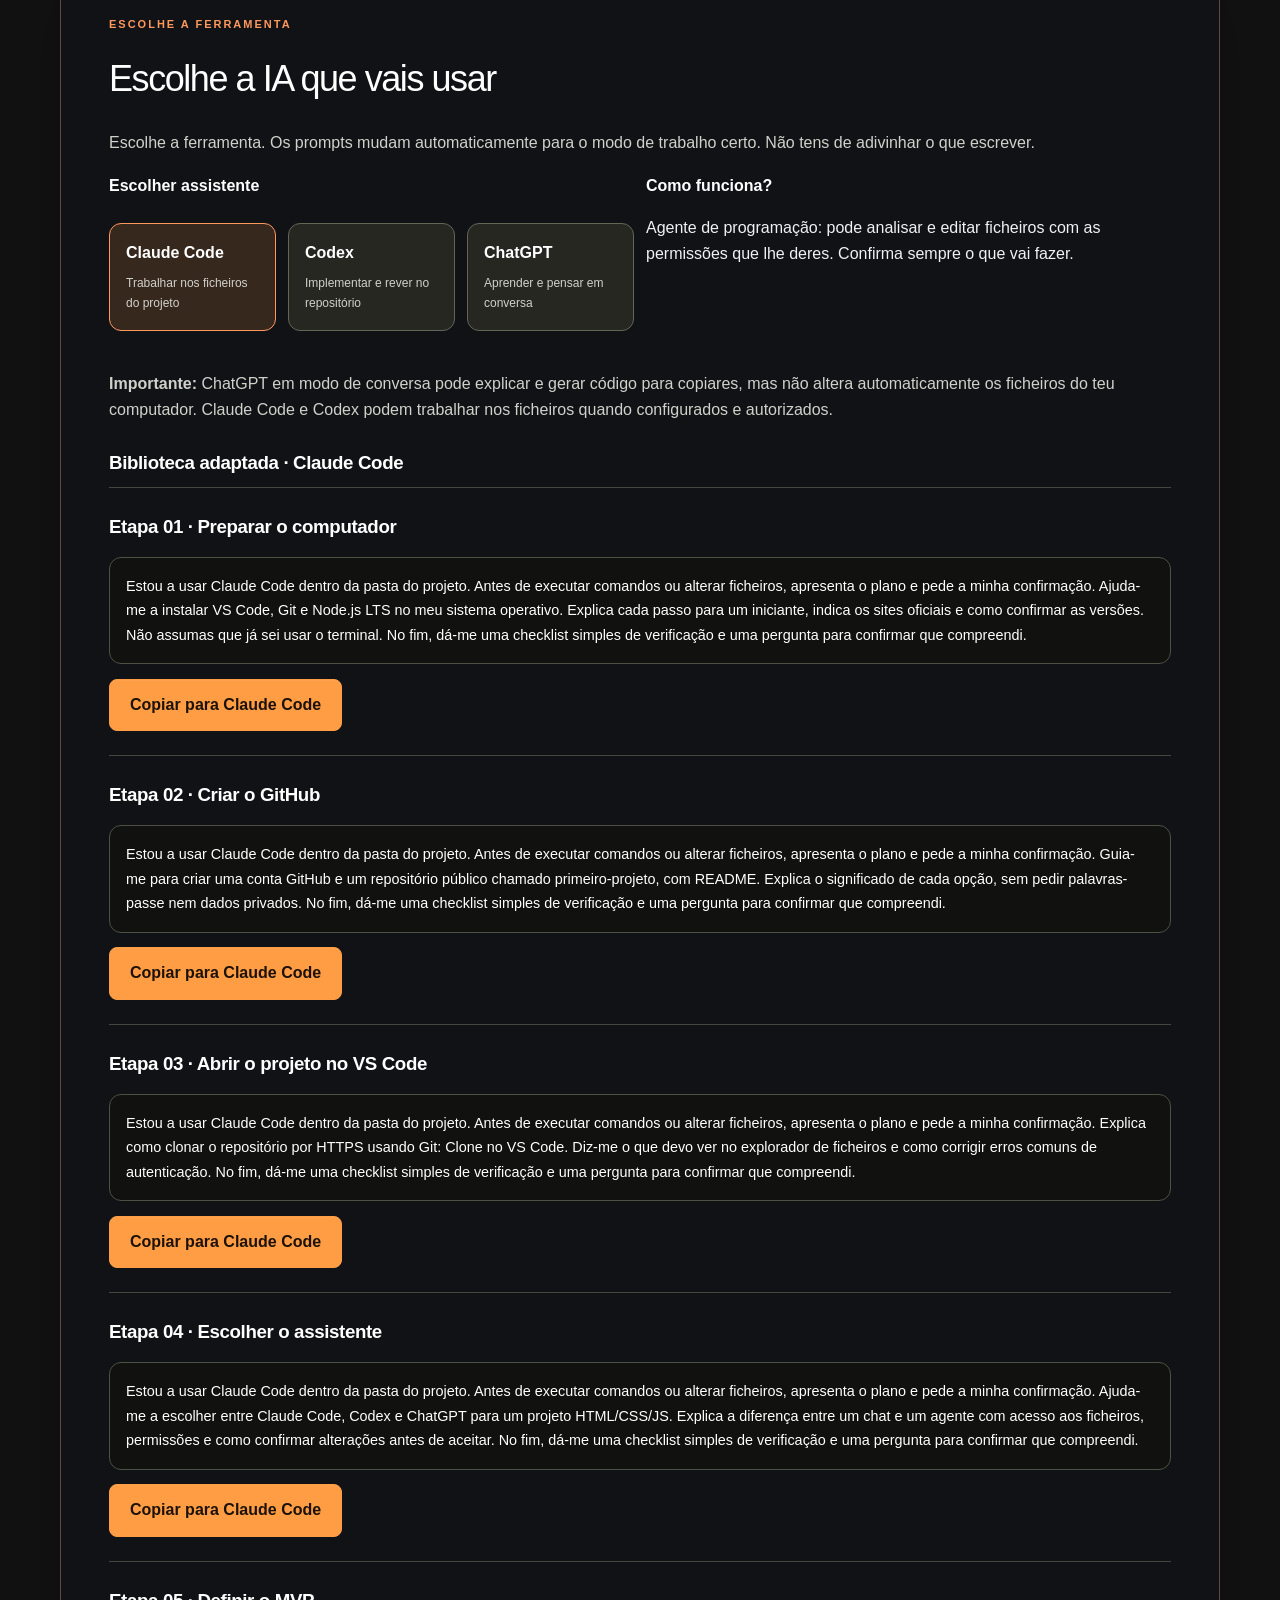
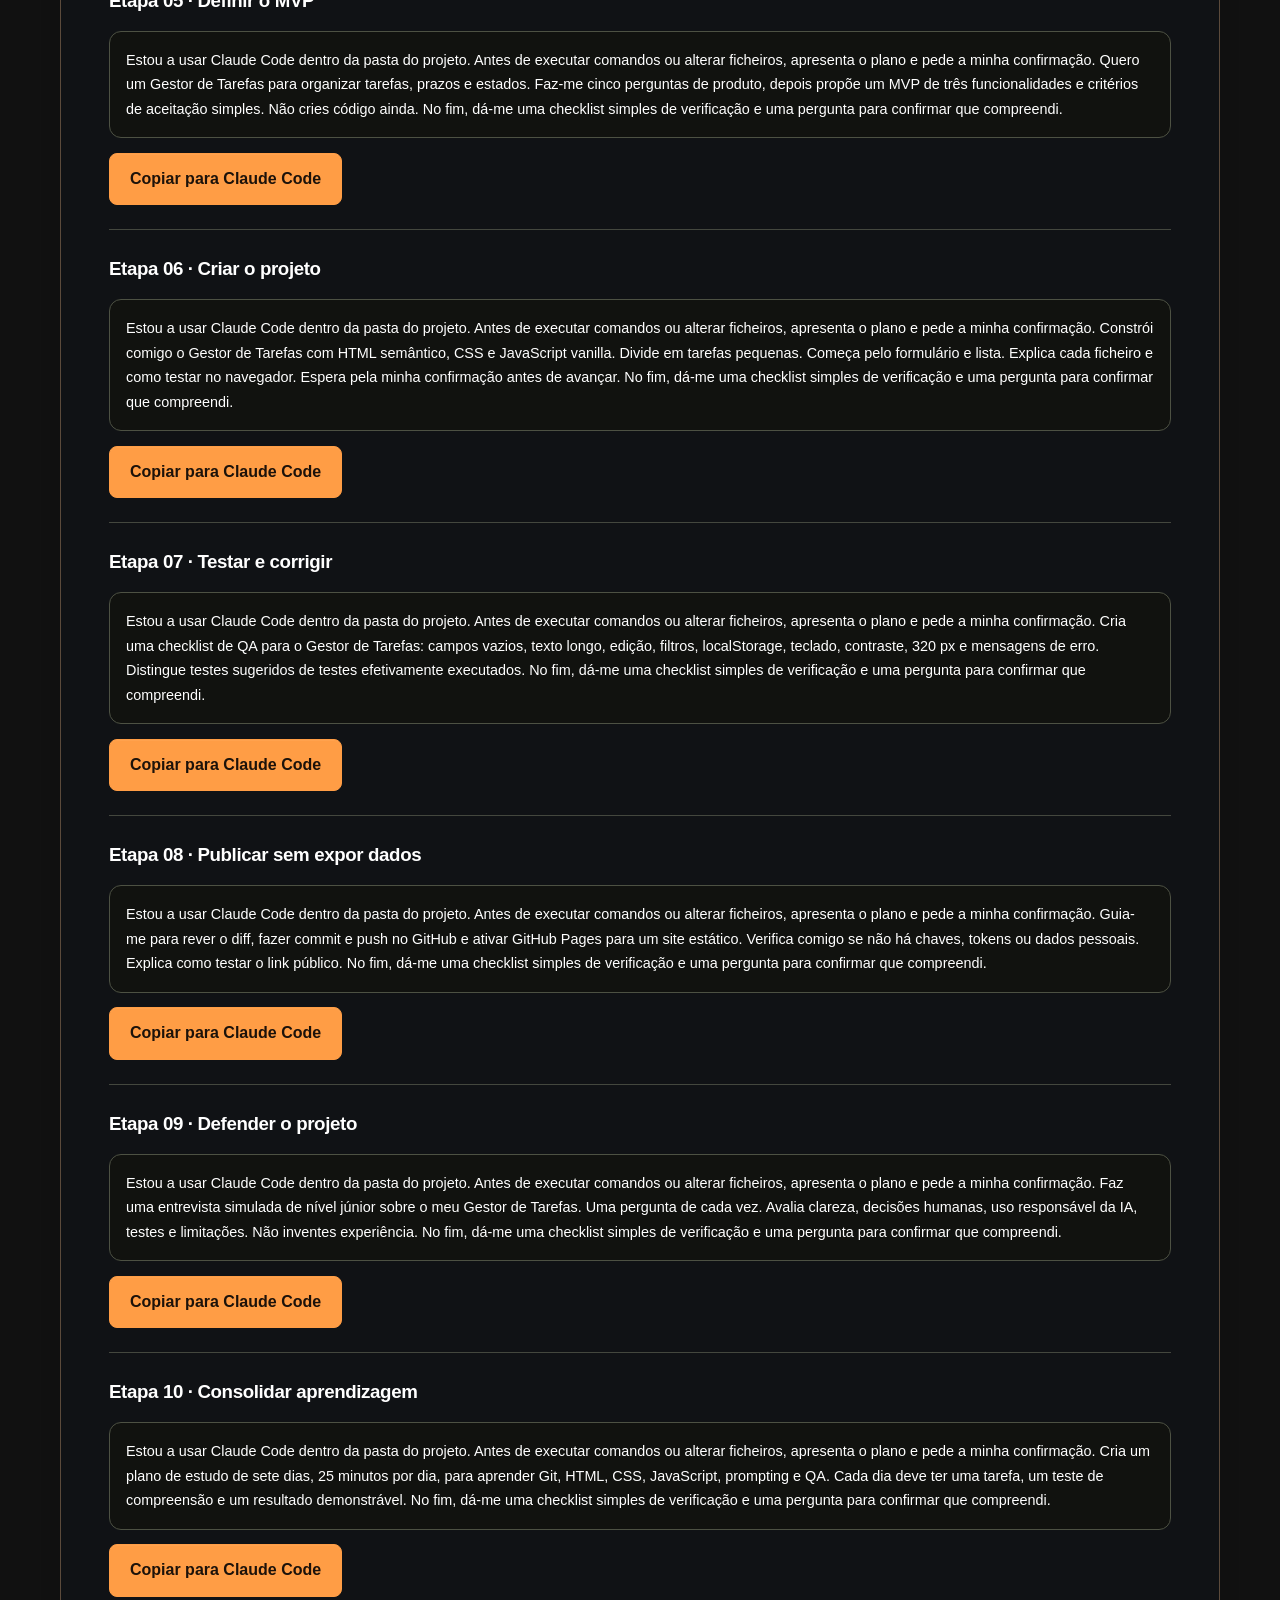
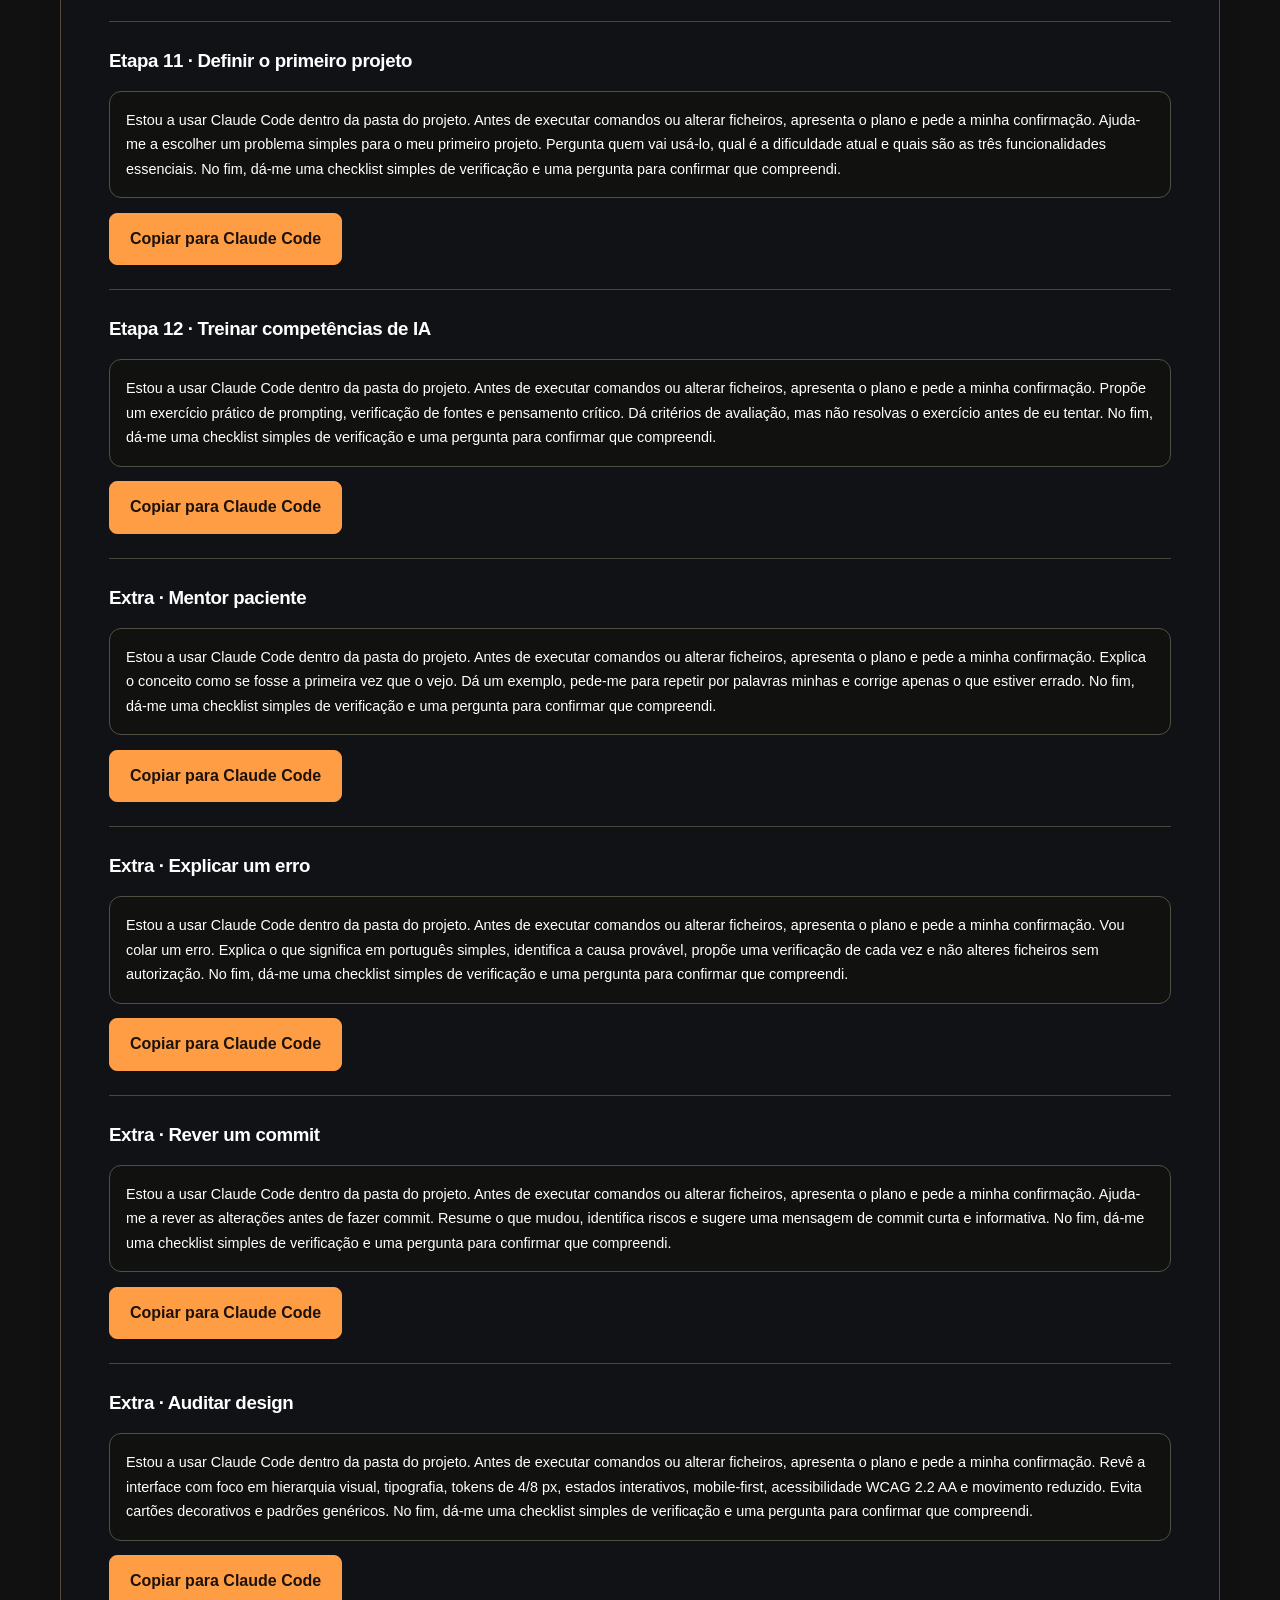
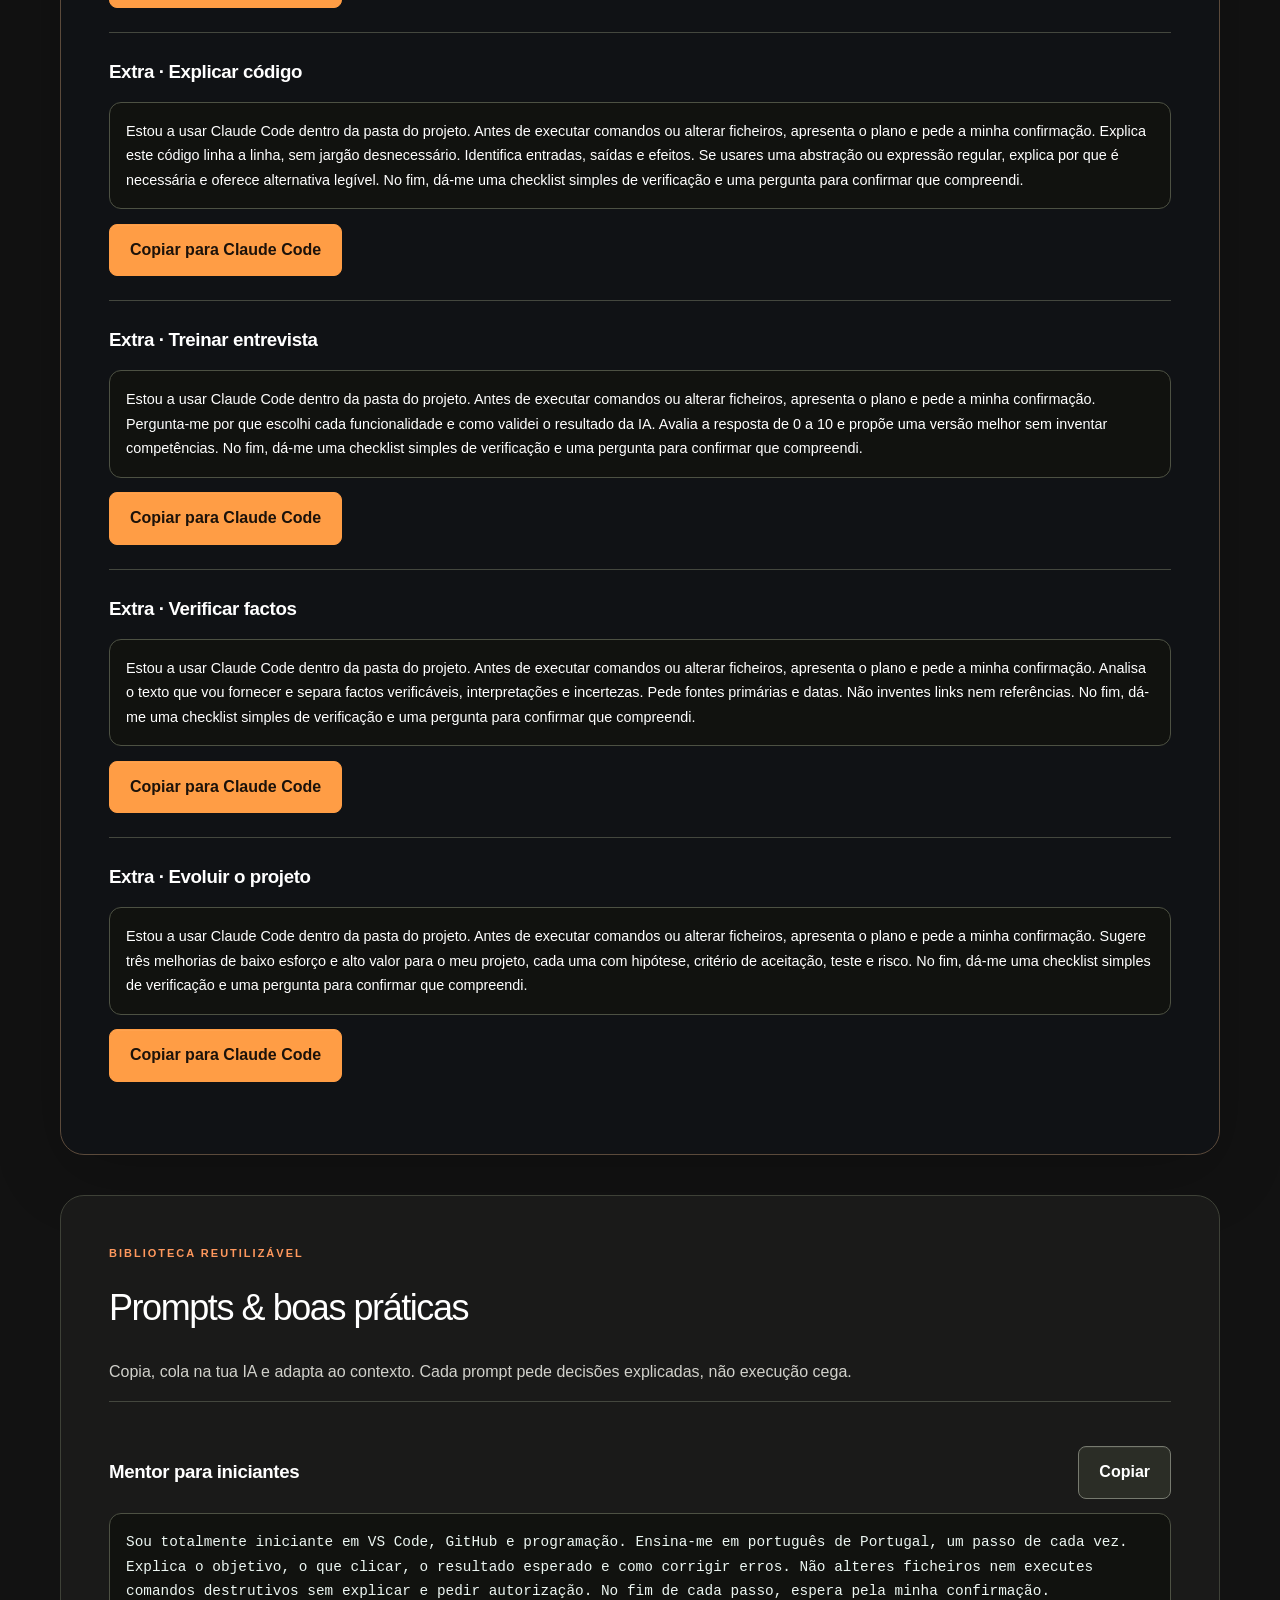
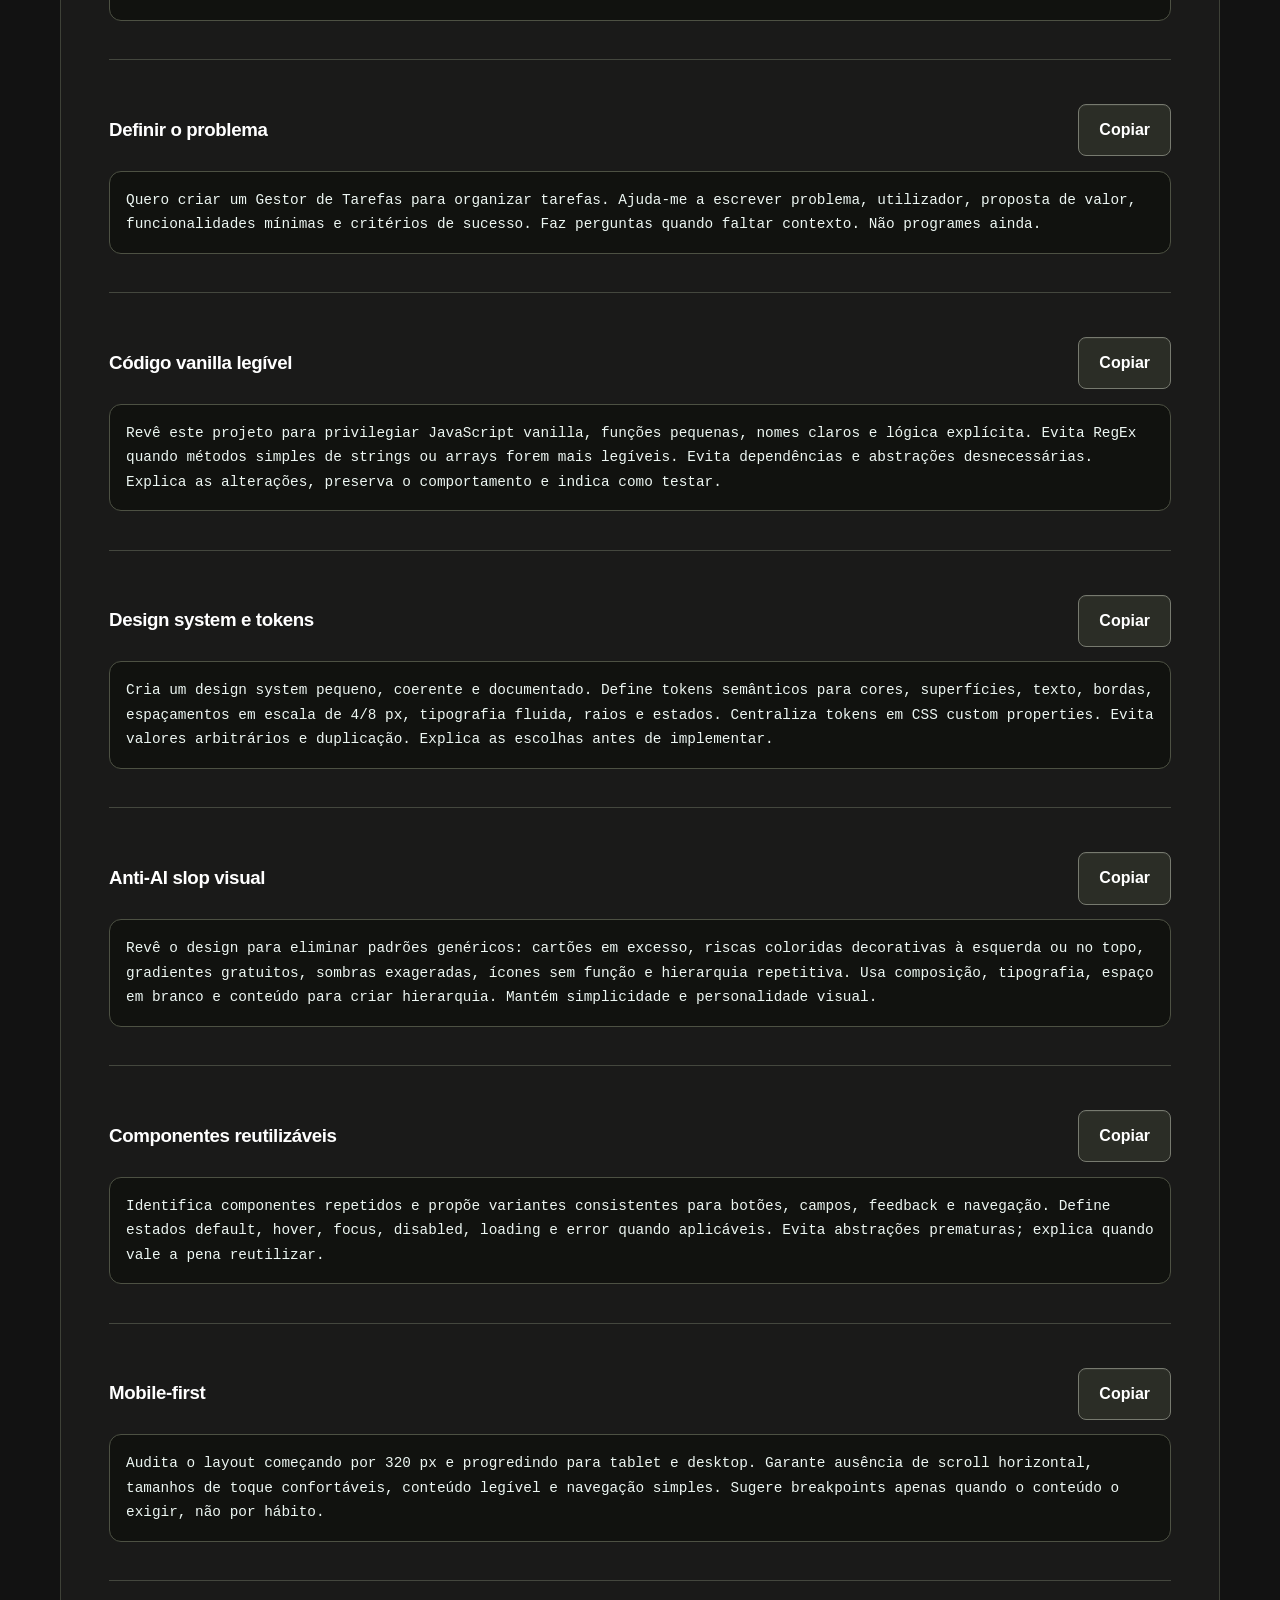
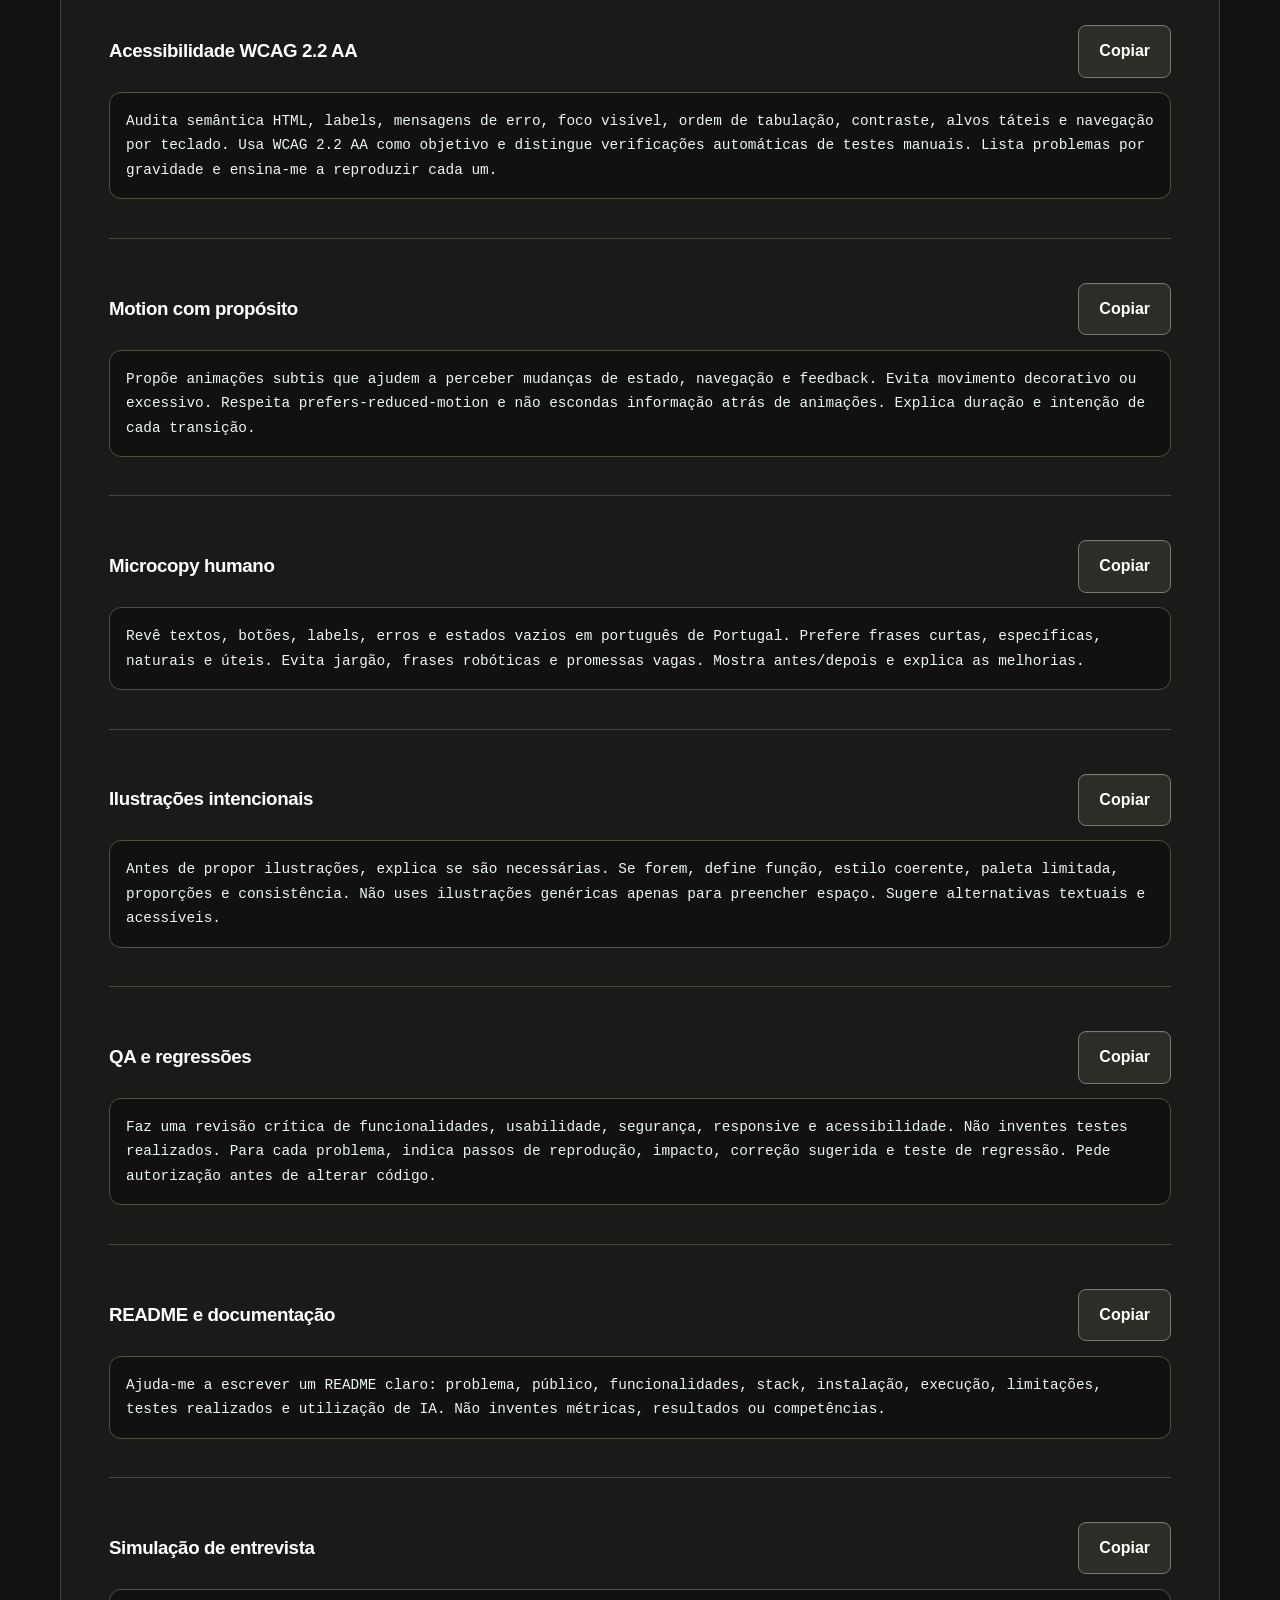
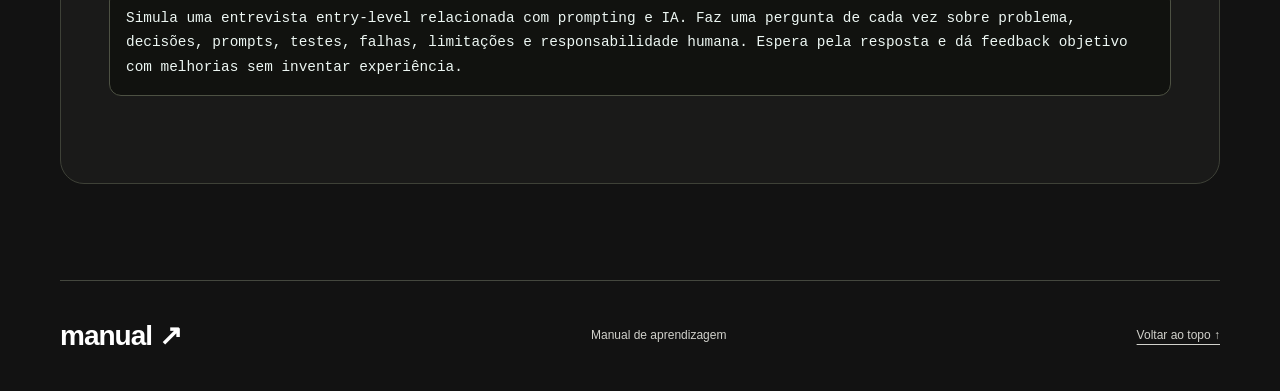
<file: prompts.html>
<!doctype html>

<html lang="pt-PT">
  <head>
    <meta charset="utf-8" />
    <meta content="width=device-width, initial-scale=1" name="viewport" />
    <meta content="#111210" name="theme-color" />
    <meta
      content="Manual de Projetos: aprende, constrói e apresenta o teu primeiro projeto com IA."
      name="description"
    />
    <title>Prompts · Manual de Projetos</title>
    <link href="favicon.svg" rel="icon" type="image/svg+xml" />
    <link href="base.css" rel="stylesheet" />
    <link href="studio.css" rel="stylesheet" />
    <script defer="True" src="js/progress.js"></script>
    <script defer="True" src="js/copy.js"></script>
    <script defer="True" src="js/prompt-library.js"></script>
    <script defer="True" src="js/assistant.js"></script>
    <script defer="True" src="studio.js"></script>
    <link href="premium.css" rel="stylesheet" />
    <link
      href="assets/favicon-32.png"
      rel="icon"
      sizes="32x32"
      type="image/png"
    />
    <link
      href="assets/icon-192.png"
      rel="icon"
      sizes="192x192"
      type="image/png"
    />
    <link href="assets/icon-192.png" rel="apple-touch-icon" />
    <link rel="stylesheet" href="scroll-motion.css" />
    <script src="js/scroll-motion.js" defer></script>
  </head>
  <body data-page="prompts">
    <svg
      aria-hidden="true"
      style="position: absolute; width: 0; height: 0; overflow: hidden"
      xmlns="http://www.w3.org/2000/svg"
    >
      <symbol id="i-play" viewbox="0 0 24 24">
        <path d="m8 5 12 7-12 7V5Z"></path>
      </symbol>
      <symbol id="i-book" viewbox="0 0 24 24">
        <path
          d="M4 19.5A2.5 2.5 0 0 1 6.5 17H20M6.5 2H20v20H6.5A2.5 2.5 0 0 1 4 19.5v-15A2.5 2.5 0 0 1 6.5 2Z"
        ></path>
      </symbol>
      <symbol id="i-target" viewbox="0 0 24 24">
        <circle cx="12" cy="12" r="9"></circle>
        <circle cx="12" cy="12" r="5"></circle>
        <circle cx="12" cy="12" r="1"></circle>
      </symbol>
      <symbol id="i-check" viewbox="0 0 24 24">
        <path d="m5 12 4 4L19 6"></path>
      </symbol>
      <symbol id="i-code" viewbox="0 0 24 24">
        <path d="m8 8-4 4 4 4m8-8 4 4-4 4m-3-12-2 16"></path>
      </symbol>
      <symbol id="i-link" viewbox="0 0 24 24">
        <path
          d="M10 13a5 5 0 0 0 7 .3l3-3a5 5 0 0 0-7-7l-1.7 1.7M14 11a5 5 0 0 0-7-.3l-3 3a5 5 0 0 0 7 7l1.7-1.7"
        ></path>
      </symbol></svg
    ><a class="skip" href="#main">Saltar para o conteúdo</a>
    <header class="site-header">
      <a aria-label="Manual de Projetos, início" class="brand" href="index.html"
        ><svg aria-hidden="true" class="brand-mark" viewbox="0 0 40 40">
          <rect fill="currentColor" height="40" rx="12" width="40"></rect>
          <path
            d="M9 12h8l3 3 3-3h8v17h-8l-3 3-3-3H9zM20 15v17"
            fill="none"
            stroke="#151515"
            stroke-linejoin="round"
            stroke-width="2.5"
          ></path></svg
        ><span>manual<small>COMEÇAR UM PROJETO</small></span></a
      ><span aria-hidden="true" class="nav-location">Prompts</span
      ><button
        aria-controls="site-nav"
        aria-expanded="false"
        aria-label="Abrir navegação"
        class="menu-toggle"
      >
        <span class="menu-label">Menu</span
        ><svg aria-hidden="true" viewbox="0 0 24 24">
          <path d="M4 8h16M4 16h16"></path>
        </svg>
      </button>
      <nav aria-label="Navegação principal" id="site-nav">
        <a class="nav-link" href="index.html">Início</a
        ><a class="nav-link" href="aprender.html">Aprender</a
        ><a class="nav-link" href="laboratorio.html">Laboratório</a
        ><a aria-current="page" class="nav-link" href="prompts.html">Prompts</a
        ><a class="nav-link" href="entrevistas.html">Entrevistas</a>
      </nav>
    </header>
    <main id="main" tabindex="-1">
      <header class="page-hero">
        <div>
          <p class="eyebrow">Manual de Projetos <span>/ Prompts</span></p>
          <h1>Escolhe um prompt.</h1>
          <p class="lead">
            Escolhe o assistente, encontra o contexto certo e adapta o prompt ao
            teu projeto.
          </p>
        </div>
        <div aria-hidden="true" class="page-number">03</div>
      </header>
      <div class="search-bar">
        <label for="prompt-search">Encontrar um prompt</label
        ><input
          id="prompt-search"
          placeholder="Experimenta: testar, GitHub, entrevista…"
          type="search"
        />
        <p id="search-status" role="status"></p>
      </div>
      <section aria-labelledby="motion-title" class="motion-demo">
        <div>
          <p class="eyebrow">Como escrever um prompt</p>
          <h2 id="motion-title">Dá contexto ao teu pedido.</h2>
          <p>
            Explica o contexto, indica o resultado esperado e diz como vais
            verificar a resposta.
          </p>
        </div>
        <img
          alt="Três partes de um prompt: contexto, objetivo e verificação."
          data-animation="assets/pedido.gif"
          height="260"
          id="process-animation"
          src="assets/pedido.png"
          width="720"
        />
        <div class="motion-controls">
          <button aria-pressed="false" class="button primary" id="motion-play">
            Reproduzir animação</button
          ><button class="button" id="motion-restart">Repetir</button
          ><span id="motion-status" role="status">Animação parada.</span>
        </div>
      </section>
      <div class="page-content">
        <section class="surface section" id="assistente">
          <div class="eyebrow">Escolhe a ferramenta</div>
          <h2>Escolhe a IA que vais usar</h2>
          <p>
            Escolhe a ferramenta. Os prompts mudam automaticamente para o modo
            de trabalho certo. Não tens de adivinhar o que escrever.
          </p>
          <div class="tool-grid">
            <label
              ><strong>Escolher assistente</strong><br /><select
                aria-label="Escolher assistente"
                id="tool-choice"
              >
                <option value="claude">Claude Code</option>
                <option value="codex">Codex</option>
                <option value="chatgpt">ChatGPT</option>
              </select></label
            >
            <div>
              <strong>Como funciona?</strong>
              <p aria-live="polite" class="tool-note" id="tool-explanation"></p>
            </div>
          </div>
          <p>
            <strong>Importante:</strong> ChatGPT em modo de conversa pode
            explicar e gerar código para copiares, mas não altera
            automaticamente os ficheiros do teu computador. Claude Code e Codex
            podem trabalhar nos ficheiros quando configurados e autorizados.
          </p>
          <div id="tool-prompts"></div>
        </section>
        <section class="surface section" id="biblioteca">
          <div class="eyebrow">Biblioteca reutilizável</div>
          <h2>Prompts &amp; boas práticas</h2>
          <p>
            Copia, cola na tua IA e adapta ao contexto. Cada prompt pede
            decisões explicadas, não execução cega.
          </p>
          <div id="prompts"></div>
        </section>
      </div>
    </main>
    <footer class="site-footer">
      <a class="brand" href="index.html">manual ↗</a>
      <p>Manual de aprendizagem</p>
      <a href="#main">Voltar ao topo ↑</a>
    </footer>
    <div class="toast" id="toast" role="status"></div>
    <noscript
      ><p>
        Ativa JavaScript para usar os exercícios e guardar o progresso. Podes
        continuar a ler as aulas e navegar entre páginas.
      </p></noscript
    >
  </body>
</html>
</file>
<file: base.css>
:root {
  color-scheme: dark;
  --bg: #10151b;
  --surface: #1b242d;
  --text: #f5f7f8;
  --muted: #f0f2f4;
  --accent: #ffae62;
  --border: #394751;
  --space: 8px;
  font-family: "Trebuchet MS", Verdana, system-ui, sans-serif;
}
* {
  box-sizing: border-box;
}
html {
  scroll-behavior: smooth;
}
body {
  margin: 0;
  background: var(--bg);
  color: var(--text);
  line-height: 1.65;
}
a {
  color: var(--accent);
}
button,
input {
  font: inherit;
}
button {
  cursor: pointer;
}
button:focus-visible,
a:focus-visible,
input:focus-visible,
summary:focus-visible {
  outline: 3px solid var(--accent);
  outline-offset: 3px;
}
.skip {
  position: absolute;
  top: -100px;
  background: var(--accent);
  color: #241407;
  padding: 12px;
}
.skip:focus {
  top: 0;
}
.wrap {
  max-width: 1080px;
  margin: auto;
  padding: 24px;
}
.top {
  display: flex;
  justify-content: space-between;
  align-items: center;
  gap: 16px;
  flex-wrap: wrap;
}
.brand {
  font-weight: 900;
  letter-spacing: 0.06em;
}
.tag {
  font-size: 0.85rem;
  border: 1px solid var(--border);
  border-radius: 999px;
  padding: 6px 12px;
  color: var(--muted);
}
h1 {
  font-size: clamp(2.5rem, 7vw, 5rem);
  letter-spacing: -0.06em;
  line-height: 1.06;
  margin: 48px 0 20px;
  max-width: 850px;
}
h2 {
  font-size: clamp(1.4rem, 3vw, 2rem);
  line-height: 1.2;
  letter-spacing: -0.03em;
}
h3 {
  margin: 24px 0 8px;
}
.accent {
  color: var(--accent);
}
p {
  color: var(--muted);
}
.lead {
  font-size: 1.2rem;
  max-width: 700px;
}
.surface {
  background: var(--surface);
  border: 1px solid var(--border);
  border-radius: 18px;
  padding: 24px;
}
.progress {
  height: 12px;
  border-radius: 999px;
  background: #42505b;
  overflow: hidden;
}
.progress div {
  height: 100%;
  width: 0;
  background: var(--accent);
  transition: width 0.2s;
}
.flex {
  display: flex;
  justify-content: space-between;
  gap: 12px;
  align-items: center;
  flex-wrap: wrap;
}
.layout {
  display: grid;
  grid-template-columns: 230px minmax(0, 1fr);
  gap: 24px;
  margin-top: 24px;
}
.nav {
  position: sticky;
  top: 20px;
  align-self: start;
}
.nav a {
  display: block;
  text-decoration: none;
  color: var(--muted);
  padding: 8px 12px;
  border-radius: 8px;
}
.nav a:hover {
  background: #2a3943;
  color: var(--text);
}
.content {
  display: grid;
  gap: 20px;
}
.section {
  scroll-margin-top: 20px;
}
.eyebrow {
  color: var(--accent);
  text-transform: uppercase;
  letter-spacing: 0.1em;
  font-size: 0.78rem;
  font-weight: 800;
}
.task {
  display: flex;
  gap: 12px;
  align-items: flex-start;
  padding: 14px 0;
  border-top: 1px solid var(--border);
}
.task input {
  width: 22px;
  height: 22px;
  accent-color: #ffae62;
  flex: none;
  margin-top: 4px;
}
.task span {
  flex: 1;
}
.task small {
  display: block;
  color: var(--muted);
}
.button {
  border: 1px solid var(--border);
  background: #2b3943;
  color: var(--text);
  padding: 10px 14px;
  border-radius: 10px;
  min-height: 44px;
}
.button:hover {
  border-color: var(--accent);
}
.prompt {
  white-space: pre-wrap;
  overflow-wrap: anywhere;
  padding: 16px;
  border: 1px solid var(--border);
  border-radius: 12px;
  background: #111b23;
  color: #edf7f3;
  font-size: 0.9rem;
}
.prompt-head {
  display: flex;
  align-items: center;
  justify-content: space-between;
  gap: 12px;
  margin-top: 20px;
}
.prompt-head h3 {
  margin: 0;
}
.note {
  background: #26352f;
  padding: 14px 16px;
  border-radius: 12px;
  color: #e3f4e9;
}
.grid {
  display: grid;
  grid-template-columns: repeat(auto-fit, minmax(230px, 1fr));
  gap: 12px;
}
details {
  margin-top: 16px;
}
summary {
  cursor: pointer;
  font-weight: 700;
}
footer {
  padding: 48px 0;
  color: var(--muted);
}
@media (max-width: 740px) {
  .wrap {
    padding: 16px;
  }
  .layout {
    grid-template-columns: 1fr;
  }
  .nav {
    position: static;
    display: flex;
    overflow-x: auto;
  }
  .nav a {
    white-space: nowrap;
  }
  .surface {
    padding: 18px;
  }
  h1 {
    margin-top: 30px;
  }
}
@media (prefers-reduced-motion: reduce) {
  html {
    scroll-behavior: auto;
  }
  *,
  *:before,
  *:after {
    transition: none !important;
    animation: none !important;
  }
}
button:disabled {
  opacity: 0.48;
  cursor: not-allowed;
}
textarea:focus-visible {
  outline: 3px solid var(--accent);
  outline-offset: 2px;
}
#walk-demo {
  font-weight: 700;
  letter-spacing: 0.02em;
}
.surface .surface {
  margin-top: 12px;
}
h1,
h2,
h3 {
  color: #fff;
}
.eyebrow {
  color: var(--accent);
}
@media (prefers-reduced-motion: no-preference) {
  .button {
    transition:
      transform 0.16s ease,
      border-color 0.16s ease;
  }
  .button:hover:not(:disabled) {
    transform: translateY(-2px);
  }
}
:root {
  --bg: #0b0d10;
  --surface: #17191d;
  --border: #383b42;
  --text: #fff;
  --muted: #e4e5e8;
  --accent: #ff9d45;
  font-family: "Avenir Next", "Gill Sans", "Trebuchet MS", sans-serif;
}
body {
  background:
    radial-gradient(ellipse 70% 420px at 90% 0%, #2b1c13 0%, transparent 70%),
    var(--bg);
}
h1,
h2,
h3 {
  font-family: "Avenir Next", "Gill Sans", "Trebuchet MS", sans-serif;
}
h1 {
  font-weight: 900;
  letter-spacing: -0.055em;
}
.surface {
  border-radius: 14px;
}
.nav {
  background: #131518;
}
.nav a:focus-visible {
  background: #28211b;
}
.button {
  background: #24262b;
  border-color: #555861;
  font-weight: 700;
}
.button:hover {
  background: #303238;
}
a:hover {
  text-decoration-thickness: 2px;
}
.task:has(input:checked) span {
  opacity: 0.82;
}
.task input {
  accent-color: var(--accent);
}
.lesson-header {
  display: flex;
  align-items: center;
  gap: 12px;
  flex-wrap: wrap;
}
.lesson-number {
  font-size: 0.8rem;
  color: var(--accent);
  font-weight: 800;
  letter-spacing: 0.1em;
}
.lesson-steps {
  counter-reset: step;
}
.lesson-steps li {
  margin: 0 0 14px;
  padding-left: 6px;
}
.lesson-steps li::marker {
  color: var(--accent);
  font-weight: 800;
}
.lesson-panel {
  background: #101215;
  border: 1px solid var(--border);
  padding: 20px;
  border-radius: 12px;
  margin-top: 18px;
}
.lesson-panel h3 {
  margin-top: 0;
}
.terminal {
  background: #090a0c;
  border: 1px solid #484b50;
  padding: 16px;
  border-radius: 10px;
  overflow: auto;
  color: #fff;
}
.terminal code {
  white-space: pre-wrap;
  overflow-wrap: anywhere;
}
.copyline {
  display: flex;
  align-items: center;
  gap: 8px;
  flex-wrap: wrap;
}
.copyline code {
  flex: 1;
  min-width: 170px;
}
.mini {
  font-size: 0.88rem;
}
.learning-label {
  color: var(--accent);
  font-size: 0.8rem;
  font-weight: 800;
  text-transform: uppercase;
  letter-spacing: 0.08em;
}
.pill {
  display: inline-block;
  border: 1px solid #6c5947;
  border-radius: 99px;
  padding: 3px 10px;
  font-size: 0.78rem;
}
.example-screen {
  border: 1px solid #52545b;
  border-radius: 12px;
  overflow: hidden;
  background: #111319;
  margin: 16px 0;
}
.screen-bar {
  padding: 10px 14px;
  background: #292b32;
  color: white;
  font-size: 0.84rem;
}
.screen-content {
  padding: 20px;
}
.mock-control {
  display: inline-block;
  background: #f2f2f3;
  color: #161616;
  border-radius: 6px;
  padding: 8px 12px;
  margin: 5px 6px 5px 0;
}
.mock-control.highlight {
  outline: 3px solid var(--accent);
  outline-offset: 3px;
  box-shadow: 0 0 22px #ff9d4550;
}
.scout-stat {
  border-top: 1px solid #555;
  padding: 12px 0;
  display: flex;
  justify-content: space-between;
  gap: 10px;
}
.scout-stat strong {
  color: var(--accent);
}
.muted-note {
  color: #fff;
}
@media (max-width: 420px) {
  .wrap {
    padding: 12px;
  }
  .surface {
    padding: 16px;
  }
  h1 {
    font-size: 2.5rem;
  }
  .screen-content {
    padding: 12px;
  }
}
/* Manual: restrained editorial visual language */
:root {
  --orange: #ffa15a;
  --ink: #090b0e;
  --white: #fff;
  --hairline: #464951;
  --font-display: "Avenir Next", "Gill Sans", "Trebuchet MS", sans-serif;
}
body {
  background: var(--ink);
  color: var(--white);
}
.brand {
  font-family: var(--font-display);
  font-size: 1.1rem;
}
.lead {
  color: #fff;
}
.surface {
  background: #15171b;
  border-color: var(--hairline);
}
.nav {
  background: #121419;
}
.section {
  scroll-margin-top: 22px;
}
.eyebrow,
.lesson-number {
  color: var(--orange);
}
.section h2 {
  max-width: 740px;
}
.interactive-workbench {
  border: 1px solid #52565e;
  border-radius: 14px;
  background: #101215;
  padding: clamp(16px, 3vw, 28px);
  margin: 20px 0;
}
.workbench-head {
  display: flex;
  align-items: baseline;
  justify-content: space-between;
  gap: 12px;
  flex-wrap: wrap;
}
.workbench-head h3 {
  margin: 0;
}
.workbench-head span {
  font-size: 0.83rem;
  color: #fff;
}
.flow-grid {
  display: grid;
  grid-template-columns: 1fr 1fr;
  gap: 20px;
  margin: 20px 0;
}
.flow-zone {
  border: 1px solid #62666f;
  border-radius: 12px;
  padding: 14px;
  min-height: 180px;
}
.flow-zone h4 {
  margin: 0 0 14px;
}
.flow-source {
  display: grid;
  gap: 10px;
  align-content: start;
}
.flow-chip {
  background: #24272d;
  border: 1px solid #747983;
  border-radius: 9px;
  padding: 12px;
  color: #fff;
  text-align: left;
  min-height: 48px;
  cursor: grab;
  touch-action: manipulation;
}
.flow-chip:focus-visible,
.flow-zone:focus-visible {
  outline: 3px solid var(--orange);
  outline-offset: 3px;
}
.flow-chip[aria-pressed="true"] {
  border-color: var(--orange);
  background: #49301f;
}
.flow-chip:active {
  cursor: grabbing;
}
.flow-zone.dragover {
  border-color: var(--orange);
  background: #262019;
}
.flow-slots {
  display: grid;
  gap: 10px;
}
.flow-slot {
  min-height: 56px;
  border: 1px dashed #898d95;
  border-radius: 9px;
  padding: 8px;
  display: flex;
  gap: 10px;
  align-items: center;
}
.flow-slot strong {
  font-size: 0.8rem;
  color: var(--orange);
  min-width: 20px;
}
.flow-slot .flow-chip {
  flex: 1;
}
.flow-slot button {
  margin-left: auto;
}
.flow-feedback {
  min-height: 30px;
  color: #fff;
  font-weight: 700;
}
.flow-actions {
  display: flex;
  gap: 10px;
  flex-wrap: wrap;
}
.flow-actions button {
  min-height: 44px;
}
.workbench-note {
  font-size: 0.9rem;
  color: #fff;
}
.workbench-note code {
  color: #fff;
}
.coach-details {
  border-top: 1px solid #53565e;
  padding-top: 14px;
}
.coach-details summary {
  color: #fff;
}
.track-grid {
  display: grid;
  grid-template-columns: repeat(auto-fit, minmax(210px, 1fr));
  gap: 12px;
  margin: 18px 0;
}
.track-item {
  padding: 18px 0;
  border-top: 1px solid #55585f;
}
.track-item strong {
  display: block;
  color: #fff;
}
.track-item small {
  color: #fff;
}
.track-item .index {
  font-weight: 900;
  color: var(--orange);
  font-size: 0.82rem;
}
.editor-preview {
  display: grid;
  grid-template-columns: 1fr 1fr;
  border: 1px solid #64676e;
  border-radius: 12px;
  overflow: hidden;
}
.editor-preview > div {
  padding: 16px;
  min-width: 0;
}
.editor-preview > div:first-child {
  background: #17191f;
  border-right: 1px solid #64676e;
}
.editor-preview pre {
  white-space: pre-wrap;
  overflow-wrap: anywhere;
  color: #fff;
}
.editor-preview .mockapp {
  background: #fff;
  color: #151515;
  border-radius: 8px;
  padding: 18px;
}
.editor-preview .mockapp p {
  color: #303030;
}
.editor-preview .mockapp button {
  background: #e67d28;
  color: #111;
  border: 0;
  border-radius: 7px;
  padding: 9px 14px;
}
.editor-preview .mockapp label {
  display: block;
  color: #111;
  font-weight: 700;
}
.editor-preview .mockapp input {
  width: 100%;
  border: 1px solid #666;
  border-radius: 6px;
  padding: 9px;
  margin: 7px 0 12px;
  color: #111;
  background: #fff;
}
@media (max-width: 650px) {
  .flow-grid,
  .editor-preview {
    grid-template-columns: 1fr;
  }
  .editor-preview > div:first-child {
    border-right: 0;
    border-bottom: 1px solid #64676e;
  }
  .flow-zone {
    min-height: 120px;
  }
}
@media (prefers-reduced-motion: no-preference) {
  .flow-chip {
    transition:
      background 0.15s ease,
      transform 0.15s ease;
  }
  .flow-chip:hover {
    transform: translateY(-2px);
  }
}
.scenario-choices {
  display: grid;
  grid-template-columns: repeat(auto-fit, minmax(min(100%, 245px), 1fr));
  gap: 12px;
  margin: 20px 0;
}
.scenario-choices button {
  min-height: 70px;
  text-align: left;
  white-space: normal;
}
.scenario-choices button:focus-visible {
  outline: 3px solid #ffad63;
  outline-offset: 3px;
}
#scenario-feedback {
  min-height: 54px;
  line-height: 1.55;
}
.launch-checks {
  display: grid;
  gap: 10px;
}
.launch-checks label {
  display: flex;
  align-items: flex-start;
  gap: 12px;
  padding: 14px 16px;
  background: #191b20;
  border: 1px solid #5a5c62;
  border-radius: 10px;
  color: #fff;
}
.launch-checks input {
  width: 20px;
  height: 20px;
  flex: none;
  accent-color: #ffad63;
}
.launch-checks label:focus-within {
  outline: 2px solid #ffad63;
  outline-offset: 2px;
}
@media (prefers-reduced-motion: no-preference) {
  .scenario-choices button {
    transition:
      transform 0.18s ease,
      background-color 0.18s ease;
  }
  .scenario-choices button:hover:not(:disabled) {
    transform: translateY(-2px);
  }
}
@media (max-width: 380px) {
  .scenario-choices {
    grid-template-columns: 1fr;
  }
}
#assistente {
  background: #101215;
  border: 1px solid #5b4a3b;
  box-shadow: 0 18px 70px #0003;
}
#assistente select {
  background: #202329;
  color: #fff;
  border: 1px solid #a4a6aa;
  border-radius: 10px;
  padding: 12px;
  min-height: 48px;
  max-width: 100%;
  font: inherit;
}
#assistente .tool-grid {
  display: grid;
  grid-template-columns: repeat(auto-fit, minmax(min(100%, 210px), 1fr));
  gap: 12px;
  margin: 16px 0;
}
.prompt-station {
  border-top: 1px solid #4b4e54;
  padding: 18px 0;
}
.prompt-station h3 {
  margin: 0 0 6px;
}
.prompt-station p {
  margin: 6px 0;
}
.prompt-station pre {
  white-space: pre-wrap;
  overflow-wrap: anywhere;
  background: #08090b;
  border: 1px solid #45484f;
  padding: 16px;
  border-radius: 12px;
  color: #fff;
  font: inherit;
  font-size: 0.9rem;
}
.prompt-station .button {
  background: #ff9d45;
  color: #1c120a;
  border-color: #ff9d45;
  font-weight: 800;
}
.tool-note {
  color: #fff;
  max-width: 78ch;
}
.step-prompt {
  margin: 18px 0;
  padding: 16px;
  border: 1px solid #555861;
  border-radius: 12px;
  background: #101216;
}
.step-prompt strong {
  color: #ffad63;
}
.step-prompt pre {
  white-space: pre-wrap;
  overflow-wrap: anywhere;
  font: inherit;
  font-size: 0.9rem;
}
.step-prompt button {
  background: #ff9d45;
  color: #1b1109;
  border: 0;
  font-weight: 800;
}
.step-prompt button:focus-visible,
#assistente select:focus-visible {
  outline: 3px solid #ffad63;
  outline-offset: 3px;
}
@media (max-width: 380px) {
  #assistente {
    padding: 14px;
  }
  .prompt-station pre {
    padding: 10px;
  }
}
:root {
  --accent: #ff9d45;
  --muted: #f2f2f4;
  --border: #494a50;
  font-family: "Avenir Next", "Gill Sans", "Trebuchet MS", sans-serif;
}
body {
  background:
    radial-gradient(ellipse 80% 440px at 95% 0%, #322015 0%, transparent 72%),
    #0c0d10;
}
h1,
h2,
h3 {
  font-family: "Avenir Next", "Gill Sans", "Trebuchet MS", sans-serif;
}
h1 {
  font-weight: 900;
  letter-spacing: -0.065em;
}
p,
.task small,
.tool-note {
  color: #f1f1f3;
}
.surface {
  border-radius: 12px;
  background: #17191d;
}
.nav {
  background: #131417;
}
.button {
  background: #27292e;
  border-color: #66676c;
}
.button:hover {
  background: #34363c;
}
.note {
  background: #252422;
  color: white;
}
.lesson-roadmap {
  display: grid;
  grid-template-columns: repeat(auto-fit, minmax(min(100%, 235px), 1fr));
  gap: 12px;
}
.roadmap-item {
  border-top: 2px solid #ff9d45;
  padding: 18px 0;
}
.roadmap-item h3 {
  margin: 8px 0;
}
.roadmap-item p {
  margin: 0;
}
.resource-row {
  display: grid;
  grid-template-columns: 34px 1fr;
  gap: 14px;
  border-top: 1px solid #4a4b50;
  padding: 18px 0;
  align-items: start;
}
.resource-row a {
  font-weight: 800;
}
.guide-icon {
  height: 24px;
  width: 24px;
  stroke: currentColor;
  fill: none;
  stroke-width: 1.8;
  stroke-linecap: round;
  stroke-linejoin: round;
  color: var(--accent);
}
.lesson-challenge {
  border: 1px solid #595a60;
  padding: 18px;
  border-radius: 12px;
  background: #111215;
  margin-top: 16px;
}
.lesson-challenge h3 {
  margin-top: 0;
}
.lesson-challenge .button {
  background: #ff9d45;
  color: #17110c;
  border-color: #ff9d45;
}
.skills-compare {
  display: grid;
  grid-template-columns: repeat(auto-fit, minmax(min(100%, 230px), 1fr));
  gap: 16px;
}
.skills-compare > div {
  border-top: 1px solid #777;
  padding-top: 14px;
}
.skills-compare strong {
  color: #ffb776;
}
details summary {
  min-height: 44px;
}
@media (max-width: 380px) {
  .resource-row {
    grid-template-columns: 28px 1fr;
  }
  .surface {
    padding: 14px;
  }
}
:root {
  --bg: #0d0e11;
  --surface: #191b20;
  --text: #ffffff;
  --muted: #f1f1f2;
  --accent: #ffa34e;
  --border: #555860;
  --line: #555860;
  --surface2: #25272d;
}
html {
  scroll-padding-top: 16px;
}
body {
  color: #fff;
}
p {
  color: #f1f1f2;
}
small {
  color: #e8e8eb;
}
select,
textarea,
input:not([type="checkbox"]) {
  color: #fff;
  background: #22252b;
  border: 1px solid #767981;
  border-radius: 8px;
  min-height: 44px;
  padding: 10px;
}
select option {
  color: #fff;
  background: #22252b;
}
button {
  color: #fff;
}
button:focus-visible,
a:focus-visible,
select:focus-visible,
textarea:focus-visible {
  outline: 3px solid #ffa34e;
  outline-offset: 3px;
}
#walk-demo {
  background: #22252b;
  border-color: #666971;
}
h1,
h2,
h3 {
  color: #fff;
}
a {
  overflow-wrap: anywhere;
}
pre,
code {
  overflow-wrap: anywhere;
}
pre {
  max-width: 100%;
  overflow-x: auto;
}
.layout,
.content,
.surface {
  min-width: 0;
}
@media (max-width: 380px) {
  .wrap {
    padding: 12px;
  }
  .surface {
    padding: 14px;
  }
  .lead {
    font-size: 1.05rem;
  }
  .button {
    max-width: 100%;
    white-space: normal;
  }
}
/* Progressive enhancement for Chromium, WebKit/Safari and Firefox */
*,
*::before,
*::after {
  box-sizing: border-box;
}
html {
  scroll-behavior: smooth;
  -webkit-text-size-adjust: 100%;
  text-size-adjust: 100%;
}
body {
  overflow-wrap: break-word;
}
img,
svg,
video,
iframe {
  max-width: 100%;
}
pre,
code {
  overflow-wrap: anywhere;
}
pre {
  max-width: 100%;
  overflow-x: auto;
}
button,
input,
textarea,
select {
  font: inherit;
  max-width: 100%;
}
button {
  touch-action: manipulation;
  -webkit-tap-highlight-color: transparent;
}
input,
textarea,
select {
  color: inherit;
}
textarea {
  resize: vertical;
}
a,
button,
summary,
input,
select,
textarea {
  scroll-margin-top: 90px;
}
:focus-visible {
  outline: 3px solid #ffab63;
  outline-offset: 3px;
}
@supports not selector(:focus-visible) {
  :focus {
    outline: 3px solid #ffab63;
    outline-offset: 3px;
  }
}
@media (max-width: 740px) {
  html,
  body {
    max-width: 100%;
  }
  .wrap,
  main,
  section,
  article,
  .surface,
  .lesson-panel,
  .lesson-challenge {
    min-width: 0;
    max-width: 100%;
  }
  .grid,
  .lesson-roadmap,
  .skills-compare {
    grid-template-columns: minmax(0, 1fr);
  }
  .copyline {
    flex-wrap: wrap;
  }
  .copyline > * {
    min-width: 0;
  }
  .terminal {
    max-width: 100%;
    overflow-x: auto;
  }
}
@media (max-width: 380px) {
  h1 {
    font-size: clamp(2rem, 9vw, 2.5rem);
  }
  h2 {
    font-size: clamp(1.5rem, 7vw, 2rem);
  }
  button,
  .button {
    white-space: normal;
    overflow-wrap: anywhere;
  }
}
@media (prefers-reduced-motion: reduce) {
  html {
    scroll-behavior: auto;
  }
  *,
  *::before,
  *::after {
    animation-duration: 0.01ms !important;
    animation-iteration-count: 1 !important;
    transition-duration: 0.01ms !important;
  }
}
</file>
<file: studio.css>
:root {
  --bg: #111210;
  --surface: #1b1c19;
  --surface2: #242520;
  --text: #fff;
  --muted: #c3c5bb;
  --accent: #ff985d;
  --orange: var(--accent);
  --border: #44473e;
  --radius: 24px;
  --space: 8px;
  --font-display: "Avenir Next", "Trebuchet MS", sans-serif;
  --ease: cubic-bezier(0.2, 0.7, 0.2, 1);
  color-scheme: dark;
}
@view-transition {
  navigation: auto;
}
html {
  scroll-padding-top: 112px;
}
body {
  background: var(--bg);
  font-family: var(--font-display);
  -webkit-font-smoothing: antialiased;
}
[hidden] {
  display: none !important;
}
::selection {
  background: var(--accent);
  color: var(--bg);
}
p,
small,
.lead,
.task small {
  color: var(--muted);
}
a {
  text-underline-offset: 5px;
}
button,
a,
input,
textarea,
select,
summary {
  -webkit-tap-highlight-color: transparent;
}
:focus-visible {
  outline: 3px solid var(--accent);
  outline-offset: 5px;
}
.skip:focus {
  position: fixed;
  z-index: 100;
  top: 8px;
  left: 8px;
}
.site-header {
  position: sticky;
  top: 16px;
  z-index: 20;
  display: flex;
  align-items: center;
  justify-content: space-between;
  gap: 24px;
  max-width: 1280px;
  margin: 16px auto 0;
  padding: 12px 20px;
  border: 1px solid #62665766;
  border-radius: 20px;
  background: #20211dec;
  backdrop-filter: blur(24px) saturate(140%);
  -webkit-backdrop-filter: blur(24px) saturate(140%);
  transition:
    background 0.25s,
    box-shadow 0.25s;
}
.site-header.scrolled {
  background: #20211dd9;
  box-shadow: 0 12px 40px #0003;
}
.brand {
  display: inline-flex;
  align-items: center;
  gap: 8px;
  color: var(--text);
  font-size: 28px;
  font-weight: 800;
  letter-spacing: -2px;
  text-decoration: none;
  flex-shrink: 0;
}
.brand small {
  margin-left: 8px;
  font-size: 9px;
  line-height: 1;
  letter-spacing: 2px;
  color: var(--muted);
}
.brand-symbol {
  color: var(--accent);
}
#site-nav {
  display: flex;
  gap: 4px;
}
#site-nav a {
  display: flex;
  align-items: center;
  min-height: 44px;
  padding: 8px 12px;
  border-radius: 12px;
  font-size: 13px;
  font-weight: 600;
  text-decoration: none;
  color: #d6d8ce;
  transition:
    background 0.2s,
    color 0.2s;
}
#site-nav a:hover {
  background: #3c3e35;
  color: white;
}
#site-nav a[aria-current] {
  background: #eff1e6;
  color: #1a1c16;
}
.avatar {
  display: grid;
  place-items: center;
  flex-shrink: 0;
  width: 44px;
  height: 44px;
  border-radius: 50%;
  color: #1a1c16;
  background: var(--accent);
  font-weight: 800;
  text-decoration: none;
}
.menu-toggle {
  display: none;
}
main,
.site-footer {
  width: min(1160px, calc(100% - 64px));
  margin: 0 auto;
}
.page-hero {
  display: grid;
  grid-template-columns: 1.35fr 1fr;
  align-items: center;
  gap: 48px;
  min-height: 520px;
  padding: 72px 0 64px;
}
.eyebrow {
  margin: 0 0 24px;
  font-size: 11px;
  font-weight: 700;
  letter-spacing: 2px;
  color: var(--accent);
}
.eyebrow span {
  margin-left: 12px;
  color: var(--muted);
}
h1 {
  margin: 0 0 24px;
  font-size: clamp(48px, 6vw, 80px);
  font-weight: 600;
  line-height: 1.05;
  letter-spacing: -0.065em;
}
h1 em {
  color: var(--accent);
  font-family: Georgia, serif;
  font-weight: 400;
}
h2 {
  font-size: clamp(26px, 3vw, 36px);
  font-weight: 500;
  letter-spacing: -0.04em;
}
h3 {
  font-weight: 600;
  letter-spacing: -0.02em;
}
.lead {
  max-width: 500px;
  font-size: 17px;
  line-height: 1.7;
}
.button {
  display: inline-flex;
  align-items: center;
  justify-content: center;
  gap: 16px;
  min-height: 48px;
  padding: 12px 20px;
  border: 1px solid #626657;
  border-radius: 12px;
  background: #2b2d26;
  color: white;
  font-weight: 600;
  text-decoration: none;
  transition:
    background 0.2s,
    transform 0.2s var(--ease),
    border-color 0.2s;
}
.button:hover:not(:disabled) {
  background: #3b3e33;
  border-color: var(--accent);
}
.button.primary {
  margin-top: 16px;
  background: var(--accent);
  color: #21150d;
  border-color: var(--accent);
}
.button.primary:hover {
  background: #ffb789;
}
.hero-caption {
  display: block;
  margin-top: 16px;
  font-size: 11px;
  color: var(--muted);
}
.launch-art {
  position: relative;
  aspect-ratio: 1;
  display: grid;
  place-items: center;
  border: 1px solid #42463b;
  border-radius: 50%;
  background-image: radial-gradient(#686c593d 1px, transparent 1px);
  background-size: 16px 16px;
}
.orbit {
  position: absolute;
  width: 76%;
  height: 76%;
  border: 1px solid #6f7757;
  border-radius: 50%;
}
.orbit-two {
  width: 100%;
  height: 38%;
  transform: rotate(-35deg);
}
.orbit-core {
  display: grid;
  place-items: center;
  width: 47%;
  height: 47%;
  border-radius: 32%;
  background: var(--accent);
  transform: rotate(-10deg);
  box-shadow: 12px 16px 0 #0003;
}
.orbit-core svg {
  width: 60%;
  stroke: #24291b;
  stroke-width: 8;
  fill: none;
}
.orbit-label {
  position: absolute;
  padding: 8px 16px;
  border: 1px solid #63694e;
  border-radius: 99px;
  background: var(--bg);
  font-size: 10px;
  letter-spacing: 2px;
}
.top-label {
  top: 11%;
  right: 6%;
  transform: rotate(10deg);
}
.bottom-label {
  bottom: 12%;
  left: -3%;
  transform: rotate(-8deg);
}
.art-coordinate {
  position: absolute;
  right: 8%;
  bottom: 4%;
  font-size: 10px;
  color: var(--muted);
}
.page-number {
  justify-self: end;
  font-size: clamp(96px, 18vw, 216px);
  font-weight: 400;
  line-height: 1;
  letter-spacing: -0.08em;
  color: #777e60;
}
.dashboard-progress {
  display: grid;
  grid-template-columns: 1fr 1fr;
  align-items: center;
  gap: 64px;
  padding: 40px;
  border-radius: var(--radius);
  background: #25291e;
  margin-bottom: 80px;
}
.dashboard-progress h2 {
  margin: 0;
}
.dashboard-progress .surface {
  padding: 0;
  border: 0;
  background: none;
}
.dashboard-progress .eyebrow {
  color: #d2dcb8;
}
.progress {
  margin: 20px 0;
  height: 8px;
  background: #505642;
}
.dashboard-progress #reset {
  background: none;
  font-size: 12px;
}
.section-heading {
  display: flex;
  justify-content: space-between;
  align-items: baseline;
  gap: 16px;
  margin-bottom: 24px;
}
.section-heading span {
  color: var(--muted);
  font-size: 12px;
}
.destination-grid {
  display: grid;
  grid-template-columns: repeat(2, 1fr);
  gap: 0 48px;
}
.destination {
  position: relative;
  display: block;
  padding: 32px 48px 32px 0;
  border-top: 1px solid var(--border);
  color: white;
  text-decoration: none;
}
.destination-number {
  font-size: 12px;
  color: var(--accent);
}
.destination h3 {
  margin-top: 16px;
  font-size: 24px;
}
.destination p {
  max-width: 360px;
  font-size: 14px;
}
.destination-arrow {
  position: absolute;
  top: 36px;
  right: 8px;
  font-size: 32px;
  transition: transform 0.25s;
}
.destination:hover .destination-arrow {
  transform: translate(4px, -4px);
  color: var(--accent);
}
.page-content {
  display: grid;
  gap: 40px;
}
.page-content > .surface {
  padding: clamp(24px, 4vw, 48px);
  border: 1px solid #3e4137;
  border-radius: var(--radius);
  background: var(--surface);
}
.surface .surface,
.lesson-panel,
.interactive-workbench,
.step-prompt,
.lesson-challenge {
  background: #151612;
  border-color: #4d5143;
  border-radius: 16px;
}
.page-content > .surface > h2 {
  margin-top: 0;
}
.task {
  padding: 20px 0;
}
.task input {
  margin-right: 4px;
}
.task:has(input:checked) strong {
  color: #c6d5a4;
}
.note {
  background: #2b3023;
}
.chapter-nav {
  display: grid;
  grid-template-columns: repeat(4, 1fr);
  gap: 8px;
  margin-bottom: 40px;
}
.chapter-nav a {
  padding: 12px;
  border-bottom: 1px solid var(--border);
  color: var(--muted);
  font-size: 12px;
  text-decoration: none;
}
.chapter-nav a:hover {
  color: var(--accent);
}
.search-bar,
.project-picker {
  padding: 32px;
  margin-bottom: 40px;
  border-radius: var(--radius);
  background: #25291e;
}
.search-bar label,
.project-picker label {
  display: block;
  margin-bottom: 12px;
  font-weight: 600;
}
input[type="search"],
textarea {
  width: 100%;
}
.project-options {
  display: flex;
  flex-wrap: wrap;
  gap: 12px;
}
.project-options [aria-pressed="true"] {
  background: var(--accent);
  color: var(--bg);
}
.prompt-station,
#prompts > div {
  padding: 24px 0;
  border-top: 1px solid var(--border);
}
.prompt,
.prompt-station pre {
  max-height: 320px;
  overflow: auto;
  background: #11120f;
  border-color: #4d5143;
  line-height: 1.7;
}
.tool-picker {
  display: grid;
  grid-template-columns: repeat(3, 1fr);
  gap: 12px;
  margin: 24px 0;
}
.tool-picker button {
  display: block;
  padding: 16px;
  min-height: 104px;
  text-align: left;
  border: 1px solid #626657;
  border-radius: 12px;
  background: #252720;
}
.tool-picker button[aria-pressed="true"] {
  border-color: var(--accent);
  background: #37281e;
}
.tool-picker small {
  display: block;
  margin-top: 8px;
  font-size: 12px;
}
.site-footer {
  display: flex;
  align-items: center;
  justify-content: space-between;
  gap: 24px;
  border-top: 1px solid var(--border);
  margin-top: 96px;
  padding: 32px 0;
  font-size: 12px;
}
.site-footer a:last-child {
  color: var(--muted);
}
.toast {
  position: fixed;
  bottom: 24px;
  left: 50%;
  transform: translateX(-50%);
  z-index: 40;
  max-width: calc(100% - 32px);
  border-radius: 12px;
  background: #eff1e6;
  color: #1a1c16;
}
.toast:not(:empty) {
  padding: 16px 24px;
}
@media (prefers-reduced-motion: no-preference) {
  .reveal {
    transition:
      opacity 0.6s var(--ease),
      transform 0.6s var(--ease);
  }
  .reveal.waiting {
    opacity: 0;
    transform: translateY(24px);
  }
  .orbit-core {
    animation: arrive 0.9s var(--ease) both;
  }
  @keyframes arrive {
    from {
      opacity: 0;
      transform: rotate(-28deg) scale(0.8);
    }
    to {
      opacity: 1;
      transform: rotate(-10deg) scale(1);
    }
  }
  ::view-transition-old(root) {
    animation: fade-out 0.15s ease both;
  }
  ::view-transition-new(root) {
    animation: fade-in 0.3s ease both;
  }
  @keyframes fade-out {
    to {
      opacity: 0;
    }
  }
  @keyframes fade-in {
    from {
      opacity: 0;
      transform: translateY(8px);
    }
  }
}
@media (max-width: 1120px) {
  .site-header {
    margin: 12px 16px 0;
    top: 12px;
    gap: 12px;
  }
  .brand small {
    display: none;
  }
  #site-nav a {
    padding: 8px;
  }
}
@media (max-width: 800px) {
  .site-header {
    flex-wrap: wrap;
  }
  .menu-toggle {
    display: flex;
    align-items: center;
    gap: 16px;
    margin-left: auto;
    padding: 8px 12px;
    min-height: 44px;
    border: 1px solid var(--border);
    border-radius: 12px;
    background: transparent;
  }
  #site-nav {
    display: none;
    flex-basis: 100%;
    order: 4;
    flex-wrap: wrap;
    padding-top: 8px;
    border-top: 1px solid var(--border);
  }
  #site-nav.open {
    display: flex;
  }
  #site-nav a {
    flex: 1 0 30%;
    justify-content: center;
  }
  main,
  .site-footer {
    width: calc(100% - 40px);
  }
  .page-hero {
    gap: 24px;
    padding: 56px 0;
    min-height: auto;
  }
  .page-hero:has(.launch-art) {
    grid-template-columns: 1fr;
  }
  .launch-art {
    width: min(320px, 85%);
    justify-self: center;
    margin: 24px 0;
  }
  .dashboard-progress {
    grid-template-columns: 1fr;
    gap: 24px;
    padding: 24px;
    margin-bottom: 48px;
  }
  .chapter-nav {
    grid-template-columns: repeat(2, 1fr);
  }
  .section-heading {
    display: block;
  }
  .tool-picker {
    grid-template-columns: 1fr;
  }
  .tool-picker button {
    min-height: 72px;
  }
}
@media (max-width: 480px) {
  .site-header {
    margin: 8px 12px 0;
    top: 8px;
    padding: 8px 12px;
  }
  main,
  .site-footer {
    width: calc(100% - 32px);
  }
  .page-hero {
    grid-template-columns: 1fr;
  }
  .page-number {
    display: none;
  }
  .destination-grid {
    grid-template-columns: 1fr;
  }
  .page-content > .surface {
    padding: 20px;
    border-radius: 16px;
  }
  .search-bar,
  .project-picker {
    padding: 20px;
  }
  .prompt-head {
    flex-wrap: wrap;
  }
  .site-footer {
    flex-wrap: wrap;
    margin-top: 64px;
  }
  .flow-chip {
    min-width: 0;
  }
}
@media (prefers-reduced-motion: reduce) {
  *,
  *::before,
  *::after {
    scroll-behavior: auto !important;
    animation: none !important;
    transition: none !important;
  }
}
/* Stronger contrast and larger controls for keyboard and touch. */
:root {
  --muted: #d1d3c9;
}
input::placeholder,
textarea::placeholder {
  color: #c8cac2;
  opacity: 1;
}
button,
summary,
.site-footer a,
.chapter-nav a {
  min-height: 44px;
}
summary,
.site-footer a,
.chapter-nav a {
  align-content: center;
}
button:focus-visible,
a:focus-visible,
input:focus-visible,
textarea:focus-visible,
select:focus-visible,
summary:focus-visible {
  outline: 3px solid #ffb789;
  outline-offset: 5px;
  scroll-margin-top: 160px;
  scroll-margin-bottom: 32px;
}
.page-hero h1 {
  max-width: 800px;
}
body[data-page="index"] h1 {
  font-size: clamp(48px, 6vw, 80px);
}
#flow-feedback,
#scenario-feedback,
#prompt-builder-feedback {
  scroll-margin-top: 160px;
}
@media (forced-colors: active) {
  .button,
  .tool-picker button,
  .avatar,
  .site-header {
    border: 1px solid ButtonText;
  }
  #site-nav a[aria-current],
  [aria-pressed="true"] {
    outline: 2px solid Highlight;
  }
}
.prompt,
.prompt-station pre {
  max-height: none;
  overflow: visible;
}
.editor-preview .mockapp button {
  min-height: 44px;
  background: #ffb789;
  color: #111210;
}
.project-picker > .eyebrow {
  color: #ffc297;
}
.page-number {
  color: #b7c099;
}
</file>
<file: premium.css>
:root {
  --bg: #121212;
  --surface: #1a1a19;
  --muted: #d1d1cb;
}
body {
  background: var(--bg);
}
.site-header,
.site-header.scrolled {
  top: 0;
  width: 100%;
  max-width: none;
  min-height: 80px;
  margin: 0;
  padding: 12px max(24px, calc((100vw - 1200px) / 2));
  border: 0;
  border-bottom: 1px solid #ffffff20;
  border-radius: 0;
  gap: 32px;
  background: #171717ed;
  box-shadow: none;
}
.brand {
  gap: 12px;
  font-size: 28px;
  letter-spacing: -1px;
}
.brand-mark {
  width: 36px;
  height: 36px;
  color: var(--accent);
  flex-shrink: 0;
}
.brand > span {
  display: block;
  line-height: 1;
}
.brand small {
  display: block;
  margin: 7px 0 0;
  font-size: 8px;
  letter-spacing: 1.6px;
}
#site-nav {
  gap: 20px;
  margin-left: auto;
}
#site-nav a,
#site-nav a[aria-current],
#site-nav a:hover {
  position: relative;
  min-height: 48px;
  padding: 8px 0;
  border-radius: 0;
  background: transparent;
  font-size: 13px;
}
#site-nav a[aria-current] {
  color: var(--accent);
}
#site-nav a::after {
  content: "";
  position: absolute;
  bottom: 0;
  left: 0;
  width: 100%;
  height: 2px;
  background: var(--accent);
  transform: scaleX(0);
  transform-origin: left;
  transition: transform 0.2s ease;
}
#site-nav a:hover::after,
#site-nav a[aria-current]::after {
  transform: scaleX(1);
}
.nav-location {
  display: none;
}
.hero-image {
  min-width: 0;
  margin: 0;
  position: relative;
}
.hero-image img {
  display: block;
  width: 100%;
  height: auto;
  aspect-ratio: 1.15;
  object-fit: cover;
  border-radius: 16px;
}
.hero-image figcaption {
  padding: 12px 0 0;
  color: var(--muted);
  font-size: 10px;
  letter-spacing: 1.6px;
}
.home-hero {
  grid-template-columns: 1.1fr 1fr;
  gap: 64px;
  padding: 64px 0;
}
body[data-page="index"] h1 {
  font-size: clamp(46px, 5.6vw, 76px);
}
.dashboard-progress {
  background: #20211e;
  border: 1px solid #474a40;
}
.destination {
  padding-right: 40px;
}
.destination-image {
  display: block;
  width: calc(100% + 40px);
  height: 200px;
  margin: 0 0 24px;
  border-radius: 12px;
  object-fit: cover;
}
.destination:has(.destination-image) .destination-arrow {
  top: 268px;
}
.page-index {
  display: flex;
  flex-wrap: wrap;
  align-items: center;
  gap: 8px 24px;
  padding: 16px 0;
  margin-bottom: 32px;
  border-block: 1px solid #444;
}
.page-index > span {
  color: var(--muted);
  font-size: 12px;
}
.page-index a {
  display: inline-flex;
  align-items: center;
  min-height: 44px;
  font-size: 13px;
  text-decoration: none;
}
.learning-status {
  display: flex;
  flex-wrap: wrap;
  align-items: center;
  gap: 16px;
  padding: 16px 24px;
  border-radius: 12px;
  background: #252521;
  margin-bottom: 24px;
}
.learning-status a {
  margin-left: auto;
  min-height: 44px;
  align-content: center;
}
.button {
  border-radius: 8px;
  border-color: #777a6f;
  box-shadow: inset 0 1px #ffffff0c;
}
.button:active:not(:disabled) {
  transform: translateY(1px) scale(0.98);
}
select {
  appearance: none;
  -webkit-appearance: none;
  background-image: url("data:image/svg+xml,%3Csvg xmlns='http://www.w3.org/2000/svg' width='20' height='20' viewBox='0 0 24 24'%3E%3Cpath d='m6 9 6 6 6-6' fill='none' stroke='%23ff985d' stroke-width='2'/%3E%3C/svg%3E") !important;
  background-position: right 14px center !important;
  background-repeat: no-repeat !important;
  padding-right: 48px !important;
  min-height: 48px;
  border-color: #84877b;
}
input[type="checkbox"] {
  appearance: none;
  -webkit-appearance: none;
  width: 24px;
  height: 24px;
  min-width: 24px;
  border: 2px solid #b0b3a6;
  border-radius: 6px;
  background: #1a1a19;
  display: inline-grid;
  place-content: center;
}
input[type="checkbox"]:checked {
  background: var(--accent);
  border-color: var(--accent);
}
input[type="checkbox"]:checked::after {
  content: "";
  width: 10px;
  height: 6px;
  border-left: 2px solid #171717;
  border-bottom: 2px solid #171717;
  transform: rotate(-45deg) translateY(-1px);
}
@media (max-width: 1000px) {
  .site-header {
    gap: 20px;
  }
  #site-nav {
    gap: 14px;
  }
  .brand small {
    display: none;
  }
}
@media (max-width: 800px) {
  .site-header,
  .site-header.scrolled {
    min-height: 68px;
    padding: 10px 20px;
    gap: 16px;
  }
  .brand {
    font-size: 24px;
  }
  .brand-mark {
    width: 32px;
    height: 32px;
  }
  .nav-location {
    display: block;
    margin-left: auto;
    color: var(--muted);
    font-size: 12px;
  }
  .menu-toggle {
    display: flex;
    margin: 0;
    padding: 10px;
    min-width: 44px;
    min-height: 44px;
    justify-content: center;
    border: 0;
    border-radius: 8px;
    background: #ffffff0c;
    color: white;
  }
  .menu-label {
    position: absolute;
    width: 1px;
    height: 1px;
    overflow: hidden;
    clip-path: inset(50%);
  }
  .menu-toggle svg {
    width: 24px;
    height: 24px;
    stroke: currentColor;
    stroke-width: 1.5;
    fill: none;
    transition: transform 0.2s;
  }
  .menu-toggle[aria-expanded="true"] svg {
    transform: rotate(90deg);
  }
  #site-nav.open {
    display: grid;
    grid-template-columns: 1fr 1fr;
    width: 100%;
    gap: 8px 24px;
    max-height: 65vh;
    overflow-y: auto;
    margin: 0;
    padding: 16px 0 8px;
  }
  #site-nav a,
  #site-nav a[aria-current] {
    justify-content: flex-start;
    min-height: 48px;
    padding: 8px 12px;
    border-radius: 8px;
    font-size: 15px;
  }
  #site-nav a[aria-current] {
    background: #ff985d14;
  }
  #site-nav a::after {
    display: none;
  }
  .home-hero {
    grid-template-columns: 1fr;
    gap: 32px;
    padding: 40px 0;
  }
  .hero-image img {
    aspect-ratio: 1.7;
  }
  .page-hero:has(.hero-image) {
    grid-template-columns: 1fr;
  }
  .destination-image {
    height: 160px;
  }
  .destination:has(.destination-image) .destination-arrow {
    top: 228px;
  }
}
@media (max-width: 360px) {
  .nav-location {
    display: none;
  }
  .menu-toggle {
    margin-left: auto;
  }
}
@media (prefers-reduced-motion: reduce) {
  *,
  *::before,
  *::after {
    animation: none !important;
    transition: none !important;
  }
}
.choice-group {
  display: flex;
  flex-wrap: wrap;
  gap: 8px;
  margin: 12px 0 24px;
}
.choice-group button {
  min-height: 48px;
  padding: 12px 16px;
  border: 1px solid #8a8d80;
  border-radius: 8px;
  background: #272823;
  color: white;
  text-align: left;
  transition:
    background 0.2s,
    transform 0.2s;
}
.choice-group button[aria-pressed="true"] {
  border-color: var(--accent);
  background: var(--accent);
  color: #121212;
}
.motion-demo {
  padding: 32px;
  margin-bottom: 40px;
  border: 1px solid #53564b;
  border-radius: 16px;
  background: #20201e;
}
.motion-demo img {
  display: block;
  width: 100%;
  height: auto;
}
.motion-controls {
  display: flex;
  flex-wrap: wrap;
  align-items: center;
  gap: 12px;
}
.motion-controls span {
  font-size: 12px;
  color: var(--muted);
}
.motion-controls .primary {
  margin-top: 0;
}
@media (max-width: 480px) {
  .motion-demo {
    padding: 20px;
  }
  .choice-group {
    flex-direction: column;
  }
}
</file>
<file: scroll-motion.css>
/* Squadra IQ motion language, adapted to a reading-first manual. */
:root {
  --reading-progress: 0;
}
.site-header::after {
  content: "";
  position: absolute;
  bottom: -1px;
  left: 0;
  width: 100%;
  height: 2px;
  background: var(--accent);
  transform: scaleX(var(--reading-progress));
  transform-origin: left;
  pointer-events: none;
}
.motion-image-frame {
  overflow: hidden;
  border-radius: 16px;
}
.motion-image-frame img {
  display: block;
  width: 100%;
  border-radius: 0;
}
.chapter-nav a[aria-current="location"],
.page-index a[aria-current="location"] {
  color: var(--accent);
  text-decoration: underline;
  text-decoration-thickness: 2px;
  text-underline-offset: 6px;
}
@media (prefers-reduced-motion: reduce) {
  .motion-image-frame img {
    transform: none !important;
  }
}
@media print {
  .site-header::after {
    display: none;
  }
}
</file>
<file: hero-cover.css>
.home-hero {
  position: relative;
  isolation: isolate;
  display: flex;
  align-items: center;
  min-height: 640px;
  margin: 32px 0 64px;
  padding: 64px;
  overflow: hidden;
  border: 1px solid #48433b;
  border-radius: 24px;
  background: #191815;
}
.home-hero > div:first-child {
  position: relative;
  z-index: 3;
  width: 60%;
}
.home-hero .hero-image {
  position: absolute;
  inset: 0;
  z-index: 0;
  margin: 0;
  pointer-events: none;
}
.home-hero .motion-image-frame {
  width: 100%;
  height: 100%;
  border-radius: 0;
}
.home-hero .hero-image img {
  width: 100%;
  height: 100%;
  max-width: none;
  aspect-ratio: auto;
  object-fit: cover;
  object-position: 65% center;
  border-radius: 0;
  translate: var(--hero-x, 0px) var(--hero-y, 0px);
  transition: translate 0.7s cubic-bezier(0.2, 0.7, 0.2, 1);
}
.home-hero::after {
  content: "";
  position: absolute;
  inset: 0;
  z-index: 2;
  pointer-events: none;
  background: linear-gradient(
    90deg,
    #151513 0%,
    #151513f5 32%,
    #151513e8 53%,
    #15151342 80%,
    #15151305 100%
  );
}
body[data-page="index"] .home-hero h1 {
  max-width: 640px;
  font-size: clamp(48px, 5.5vw, 76px);
  line-height: 1.05;
  letter-spacing: -0.055em;
}
.home-hero h1 span {
  color: #ffb080;
}
.home-hero .lead {
  max-width: 440px;
  color: #f1eee9;
}
.home-hero .eyebrow {
  color: #ffb080;
}
.home-hero .eyebrow span {
  color: #eee9e2;
}
.home-hero figcaption {
  display: none;
}
@media (max-width: 800px) {
  .home-hero {
    min-height: 650px;
    margin: 24px 0 40px;
    padding: 40px;
    align-items: flex-end;
  }
  .home-hero > div:first-child {
    width: 100%;
  }
  .home-hero::after {
    background: linear-gradient(
      0deg,
      #151513 0%,
      #151513f5 42%,
      #151513d9 60%,
      #15151318 100%
    );
  }
  .home-hero .hero-image img {
    object-position: 65% top;
  }
  body[data-page="index"] .home-hero h1 {
    font-size: clamp(44px, 8vw, 64px);
    max-width: 600px;
  }
}
@media (max-width: 480px) {
  .home-hero {
    padding: 28px 24px;
    min-height: 650px;
    border-radius: 16px;
  }
  .home-hero .eyebrow {
    font-size: 10px;
    letter-spacing: 1.4px;
  }
  .home-hero .eyebrow span {
    display: none;
  }
  .home-hero .lead {
    font-size: 16px;
  }
}
@media (prefers-reduced-motion: reduce) {
  .home-hero .hero-image img {
    translate: none;
    transition: none;
  }
}
</file>
